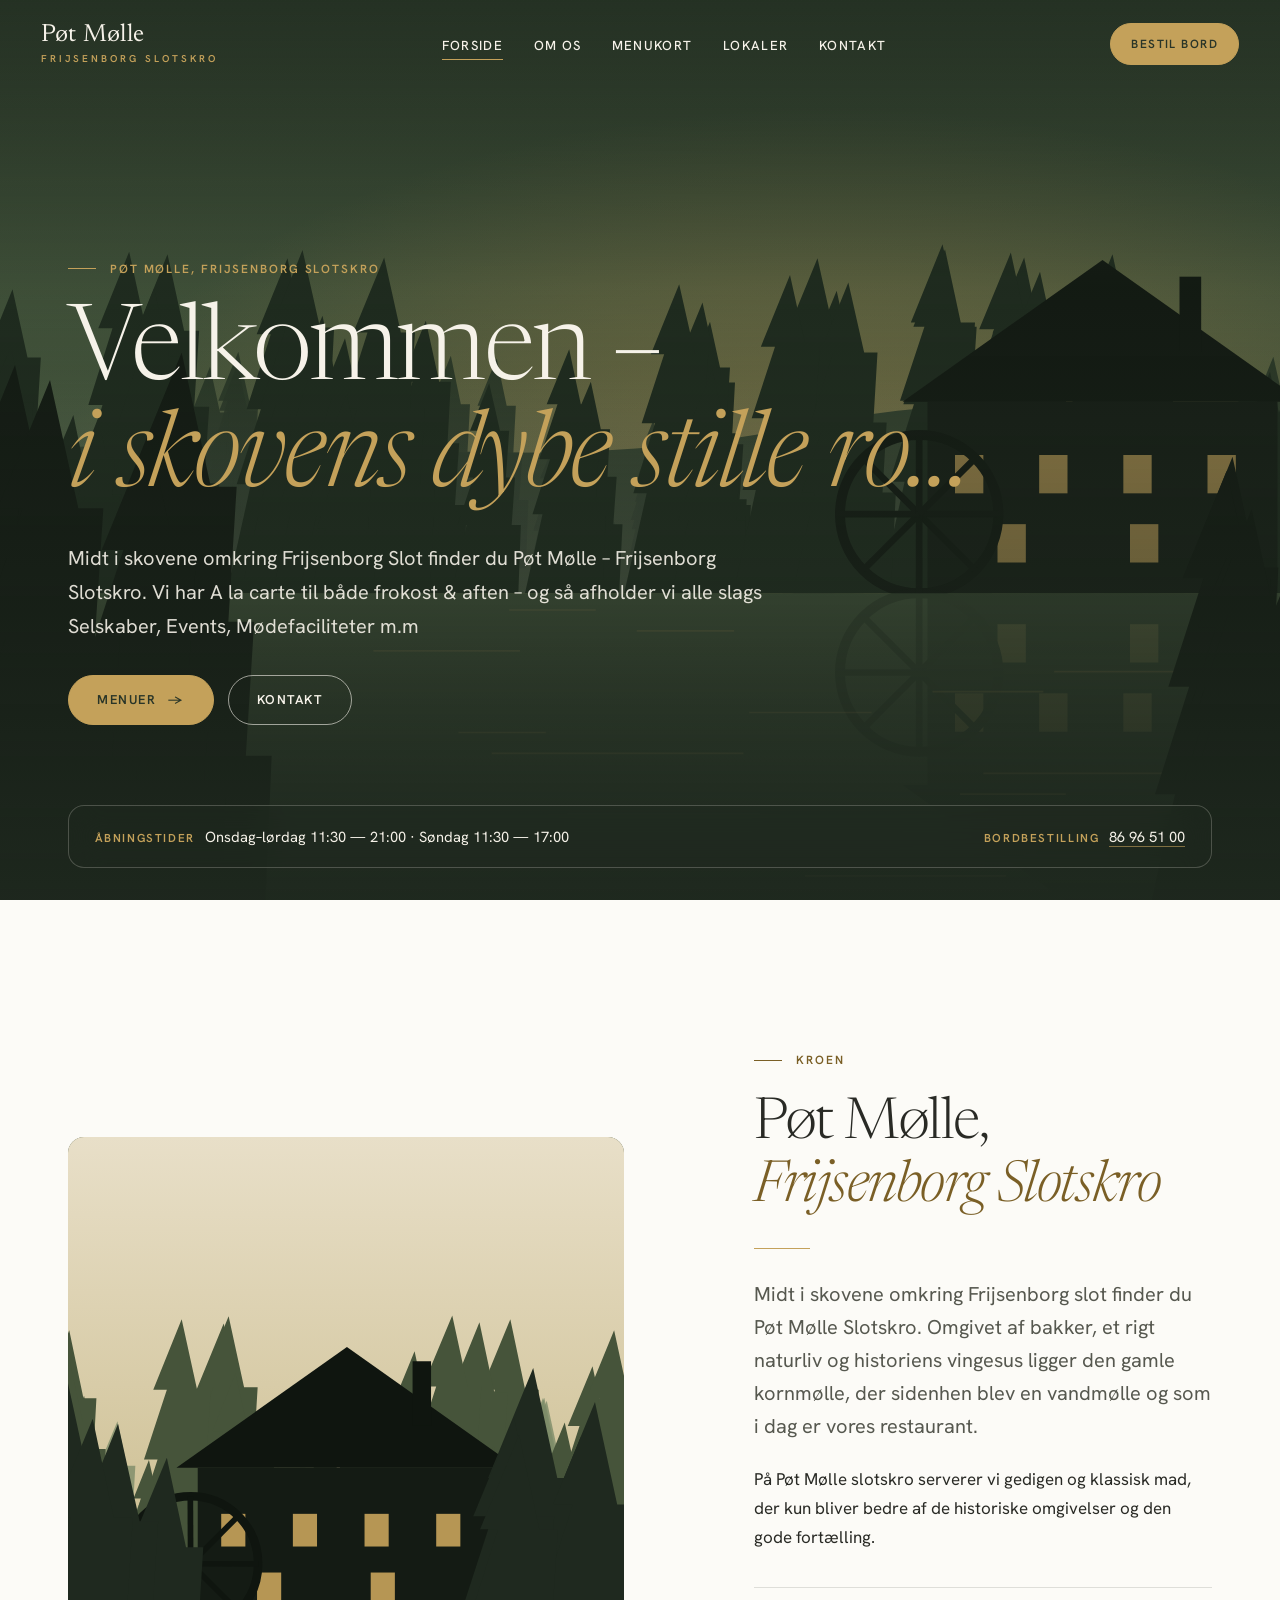
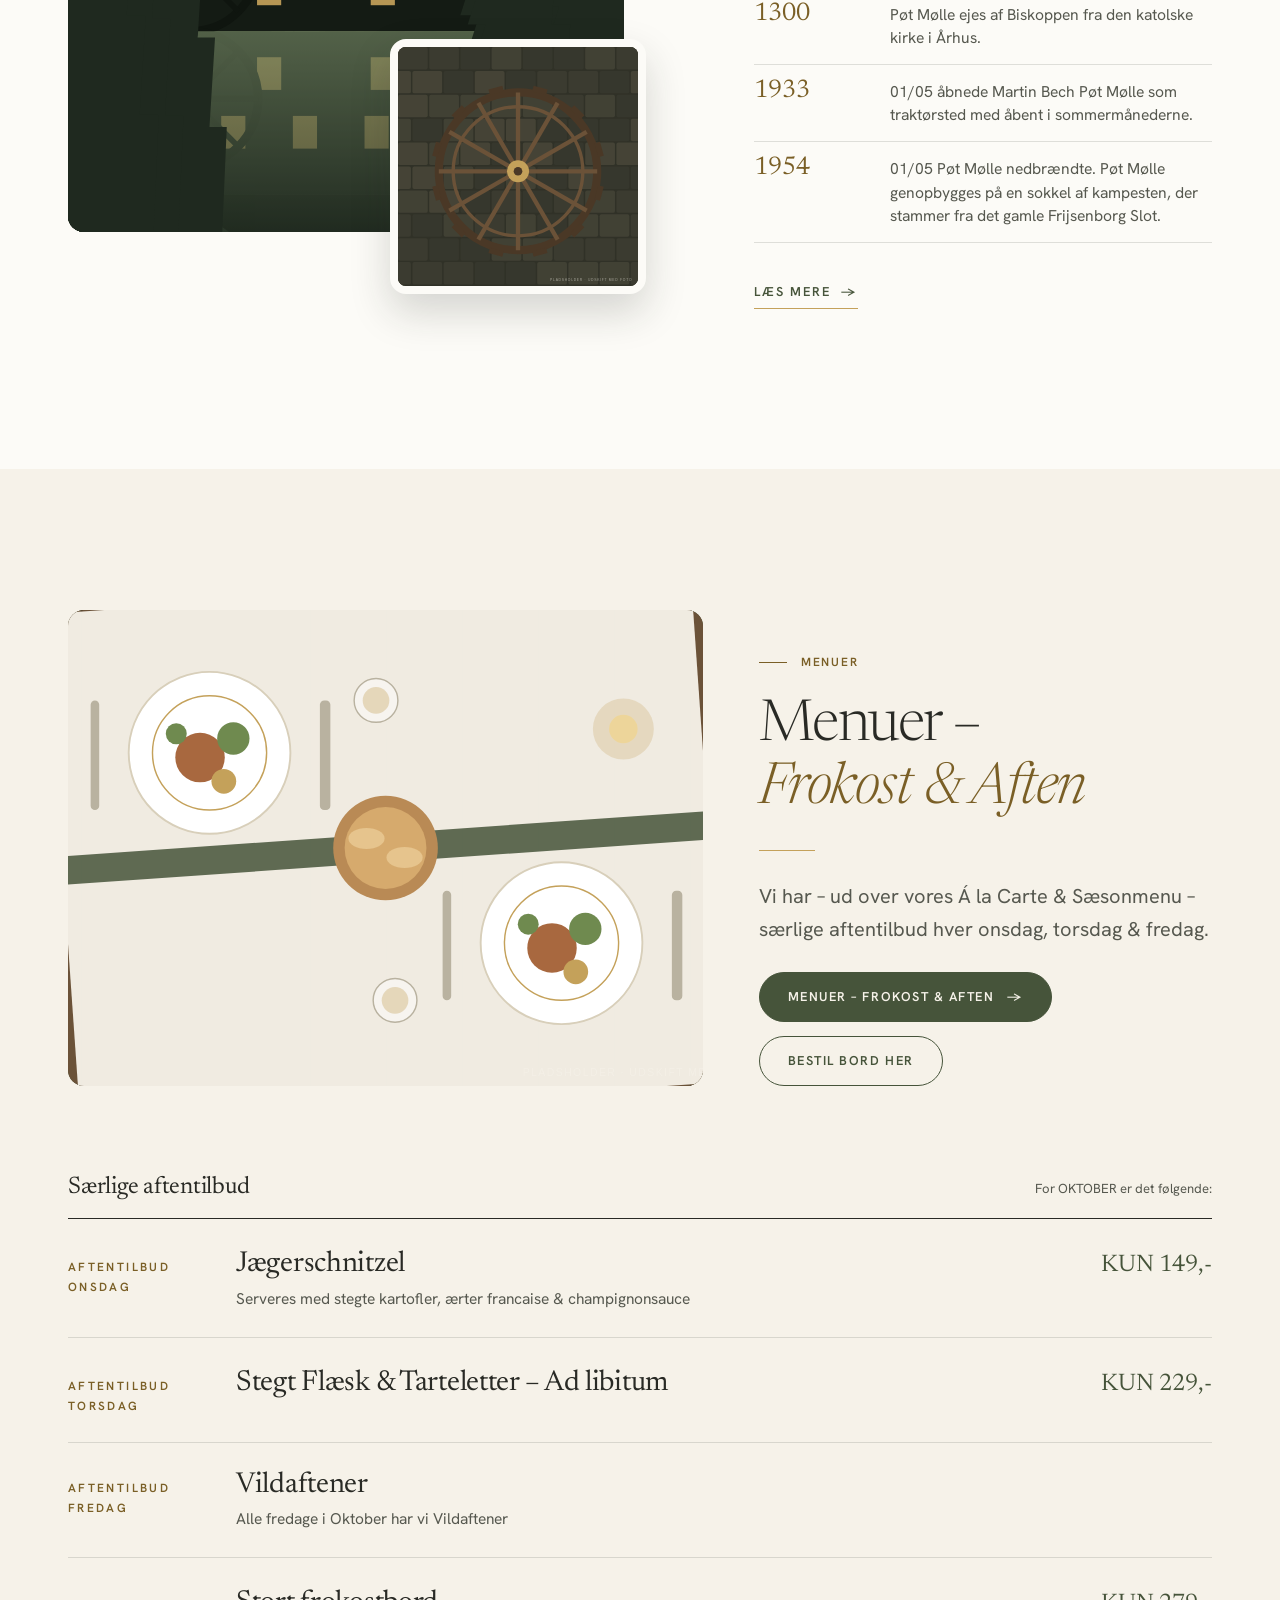
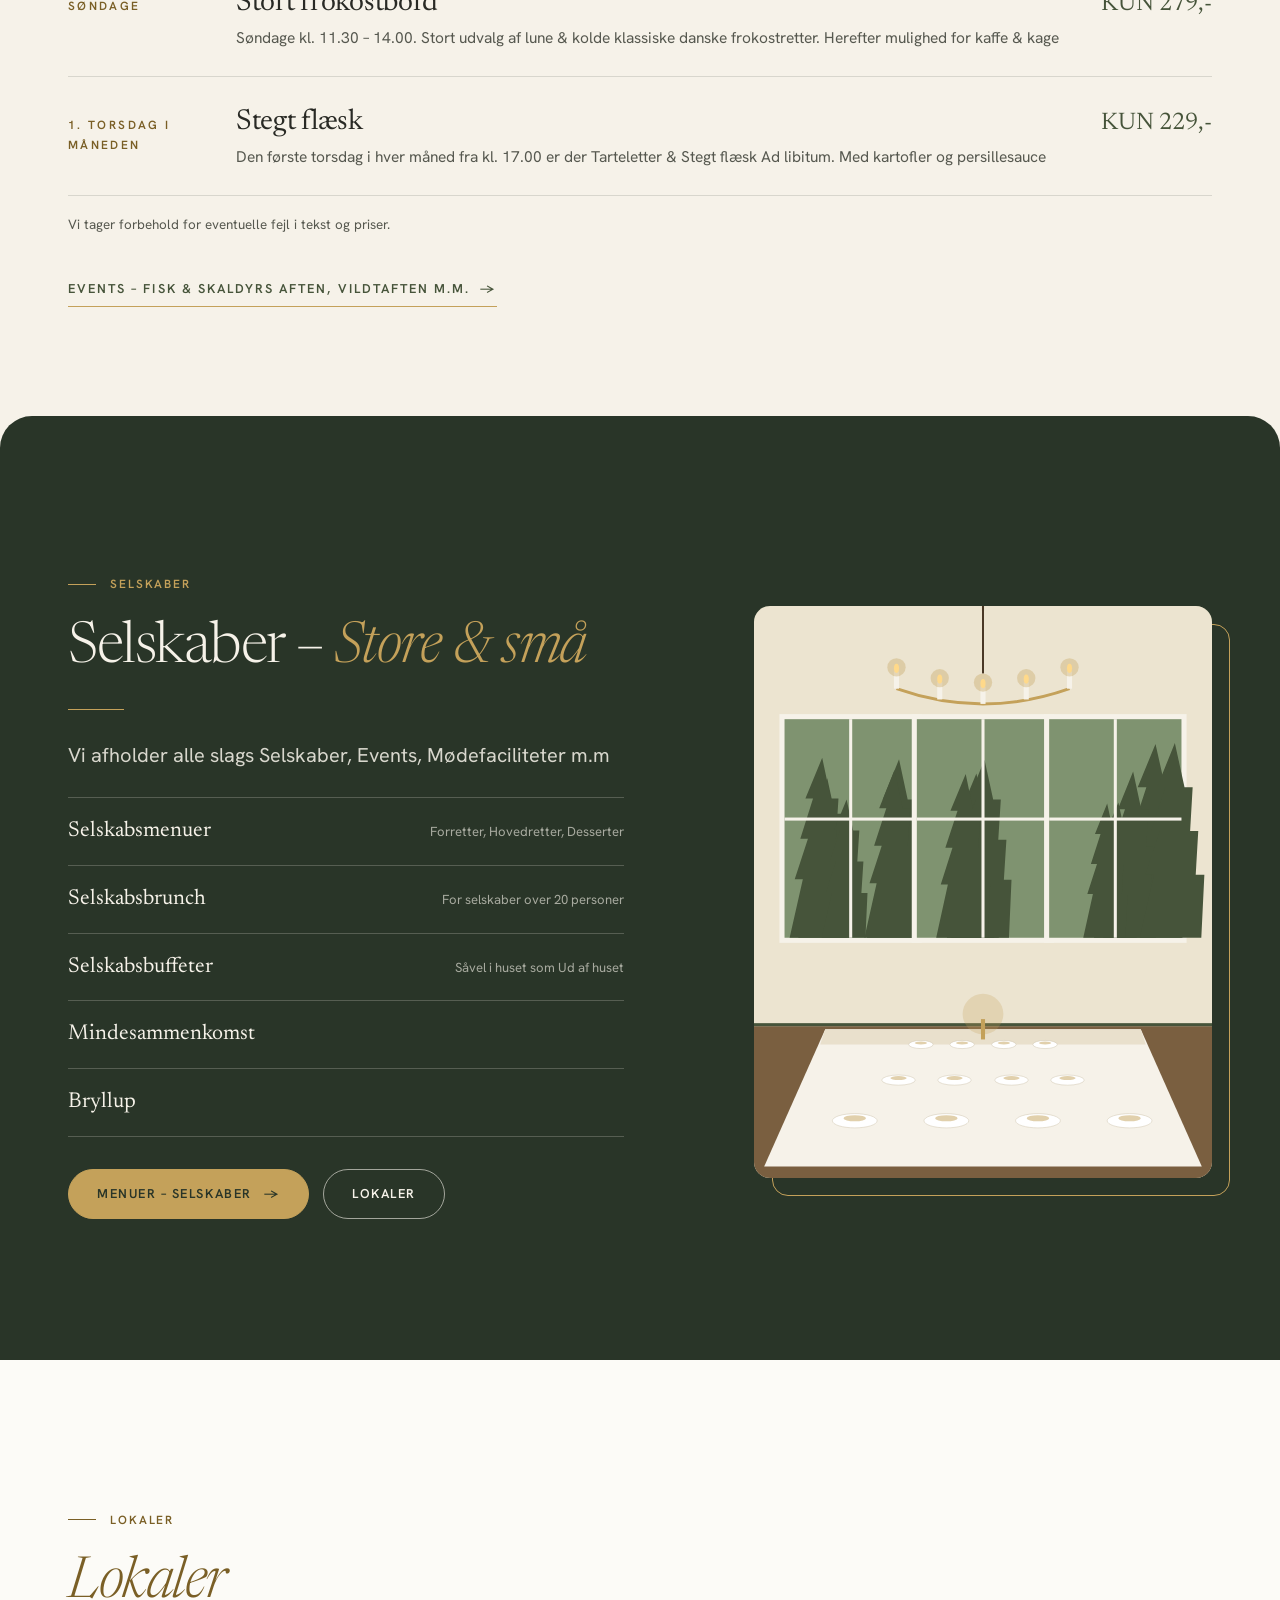
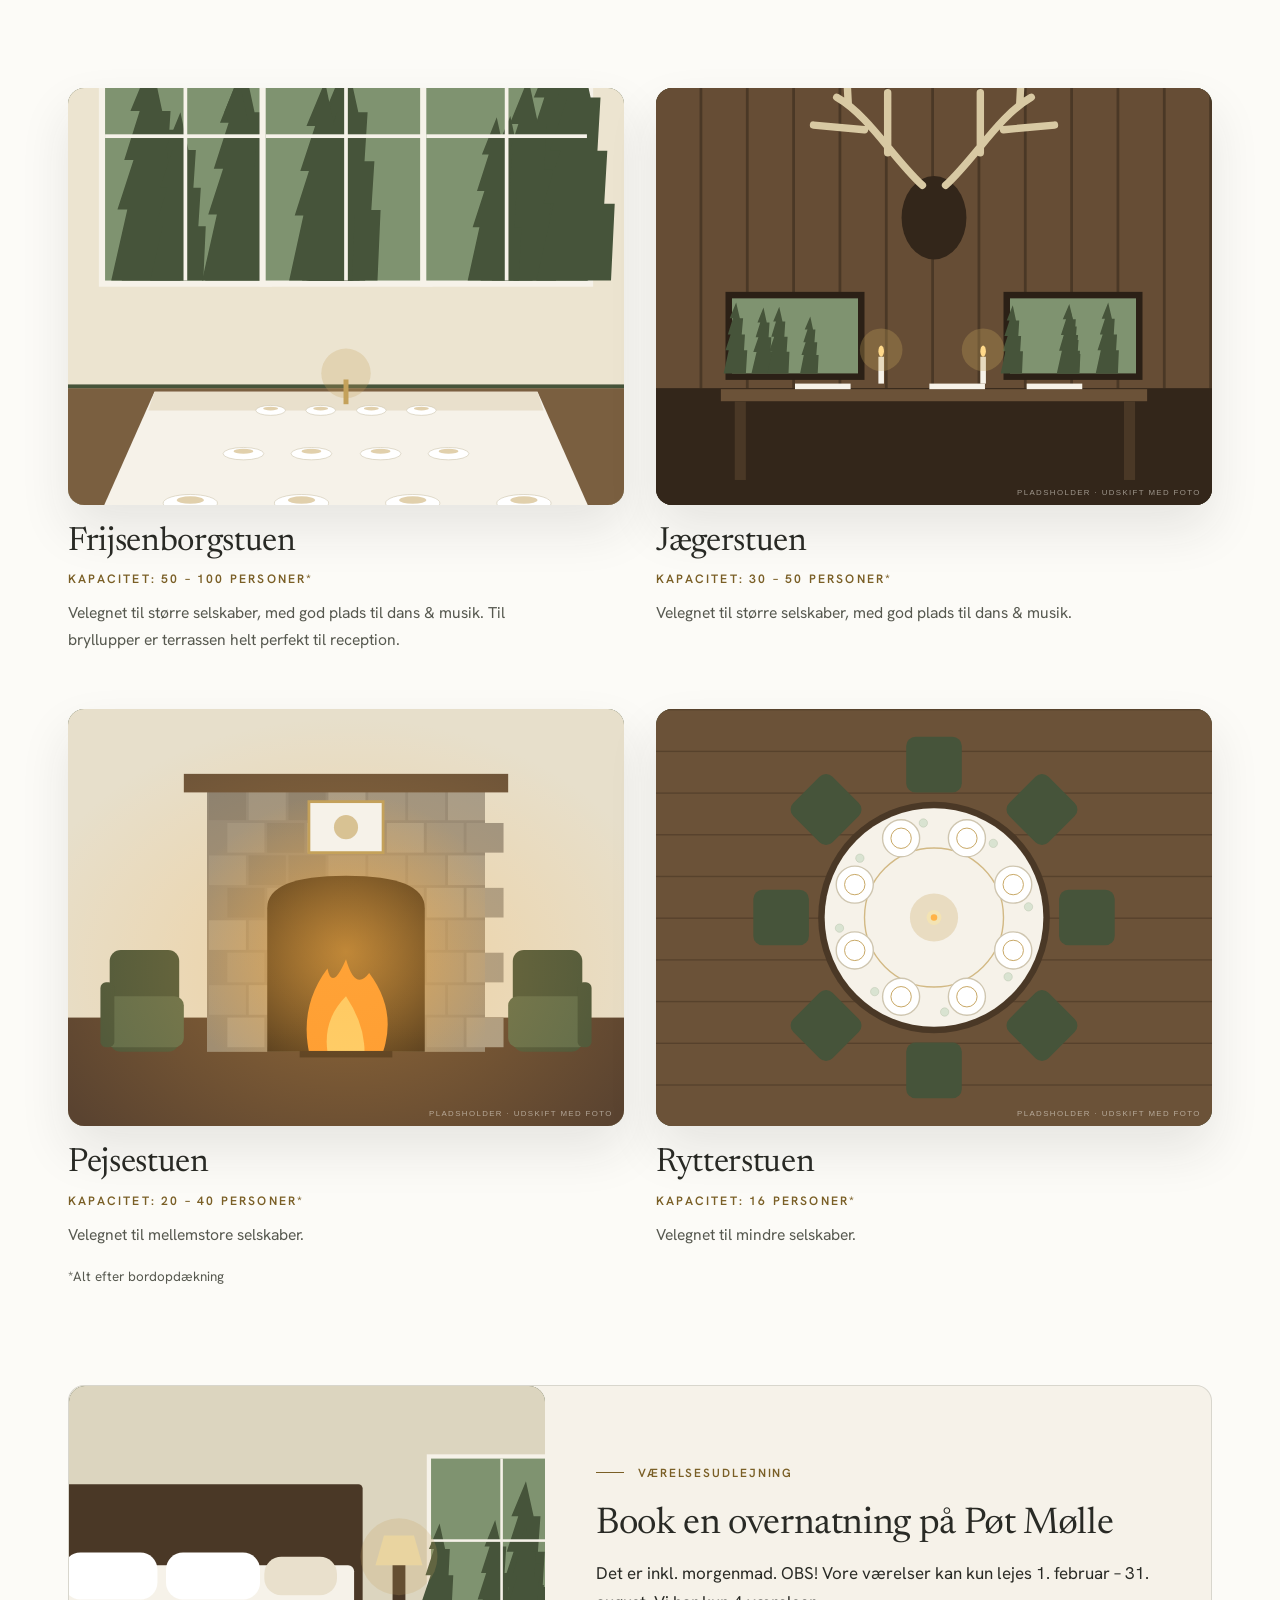
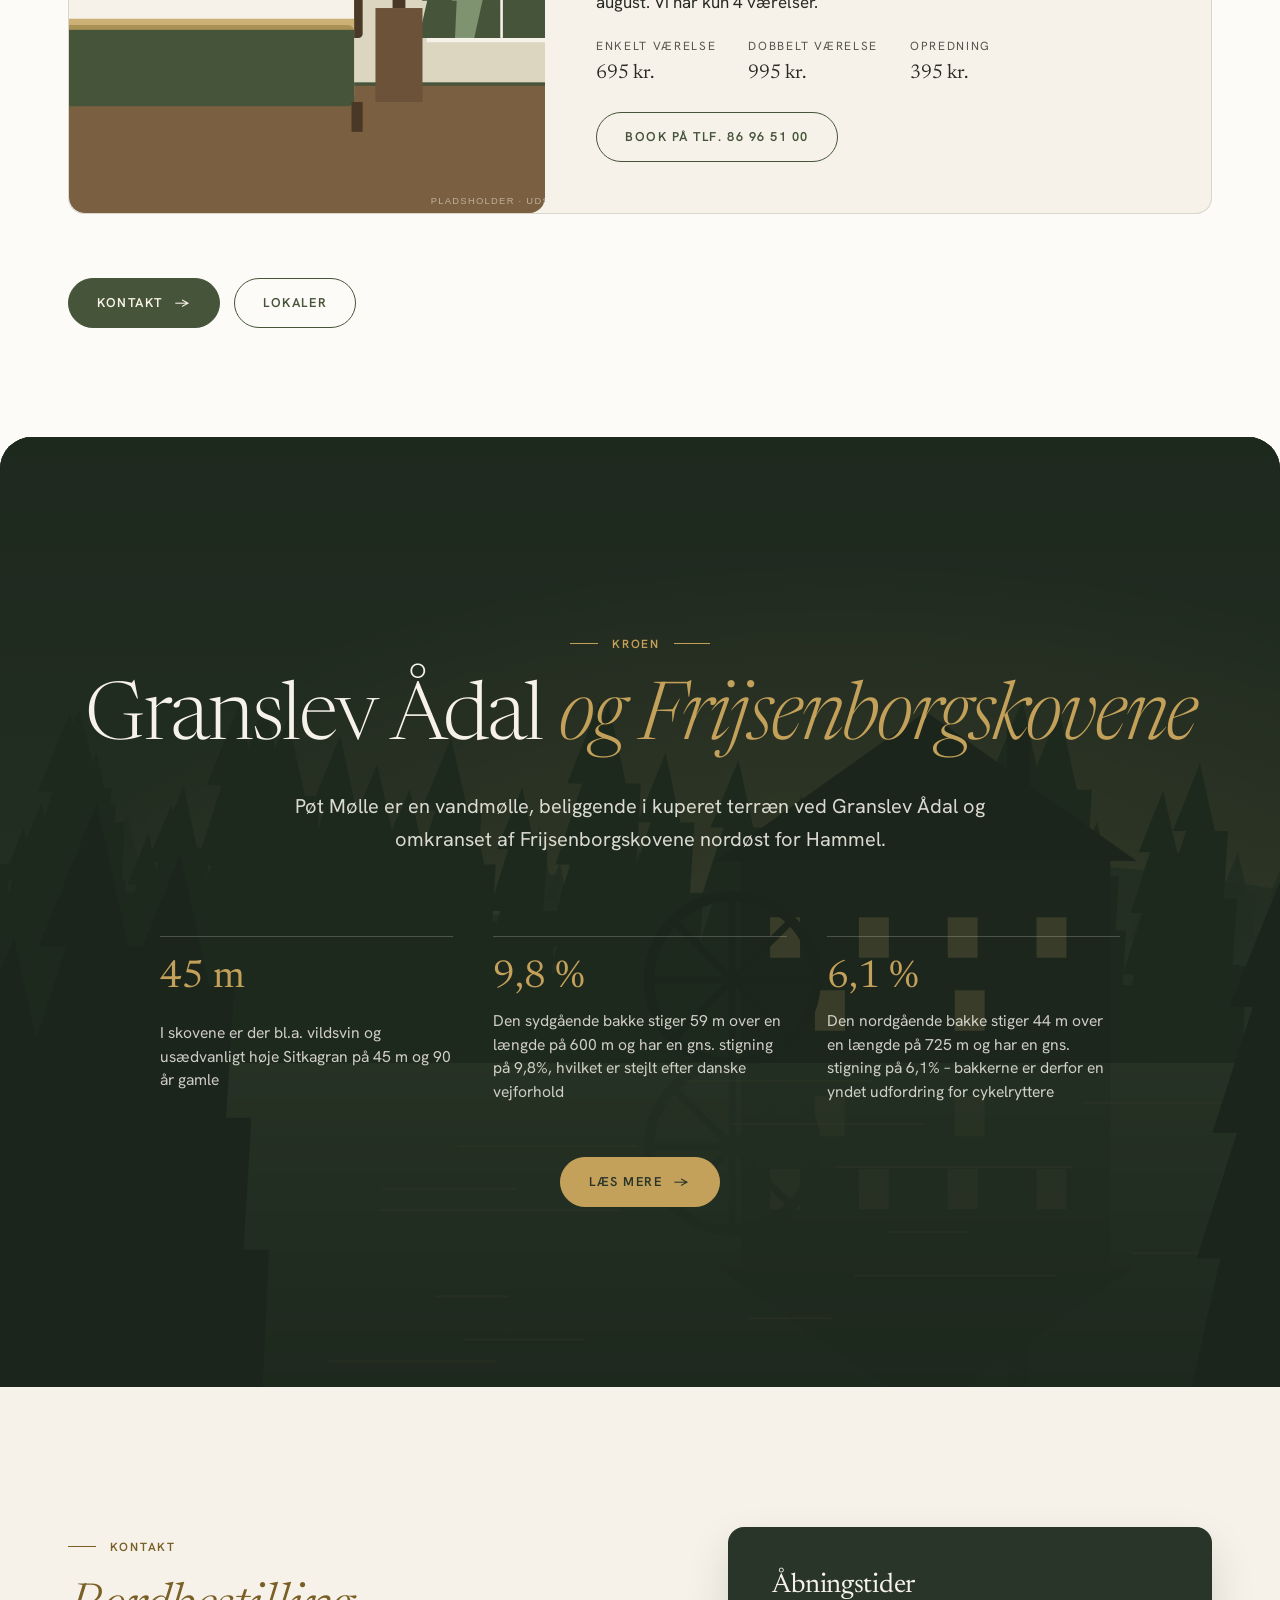
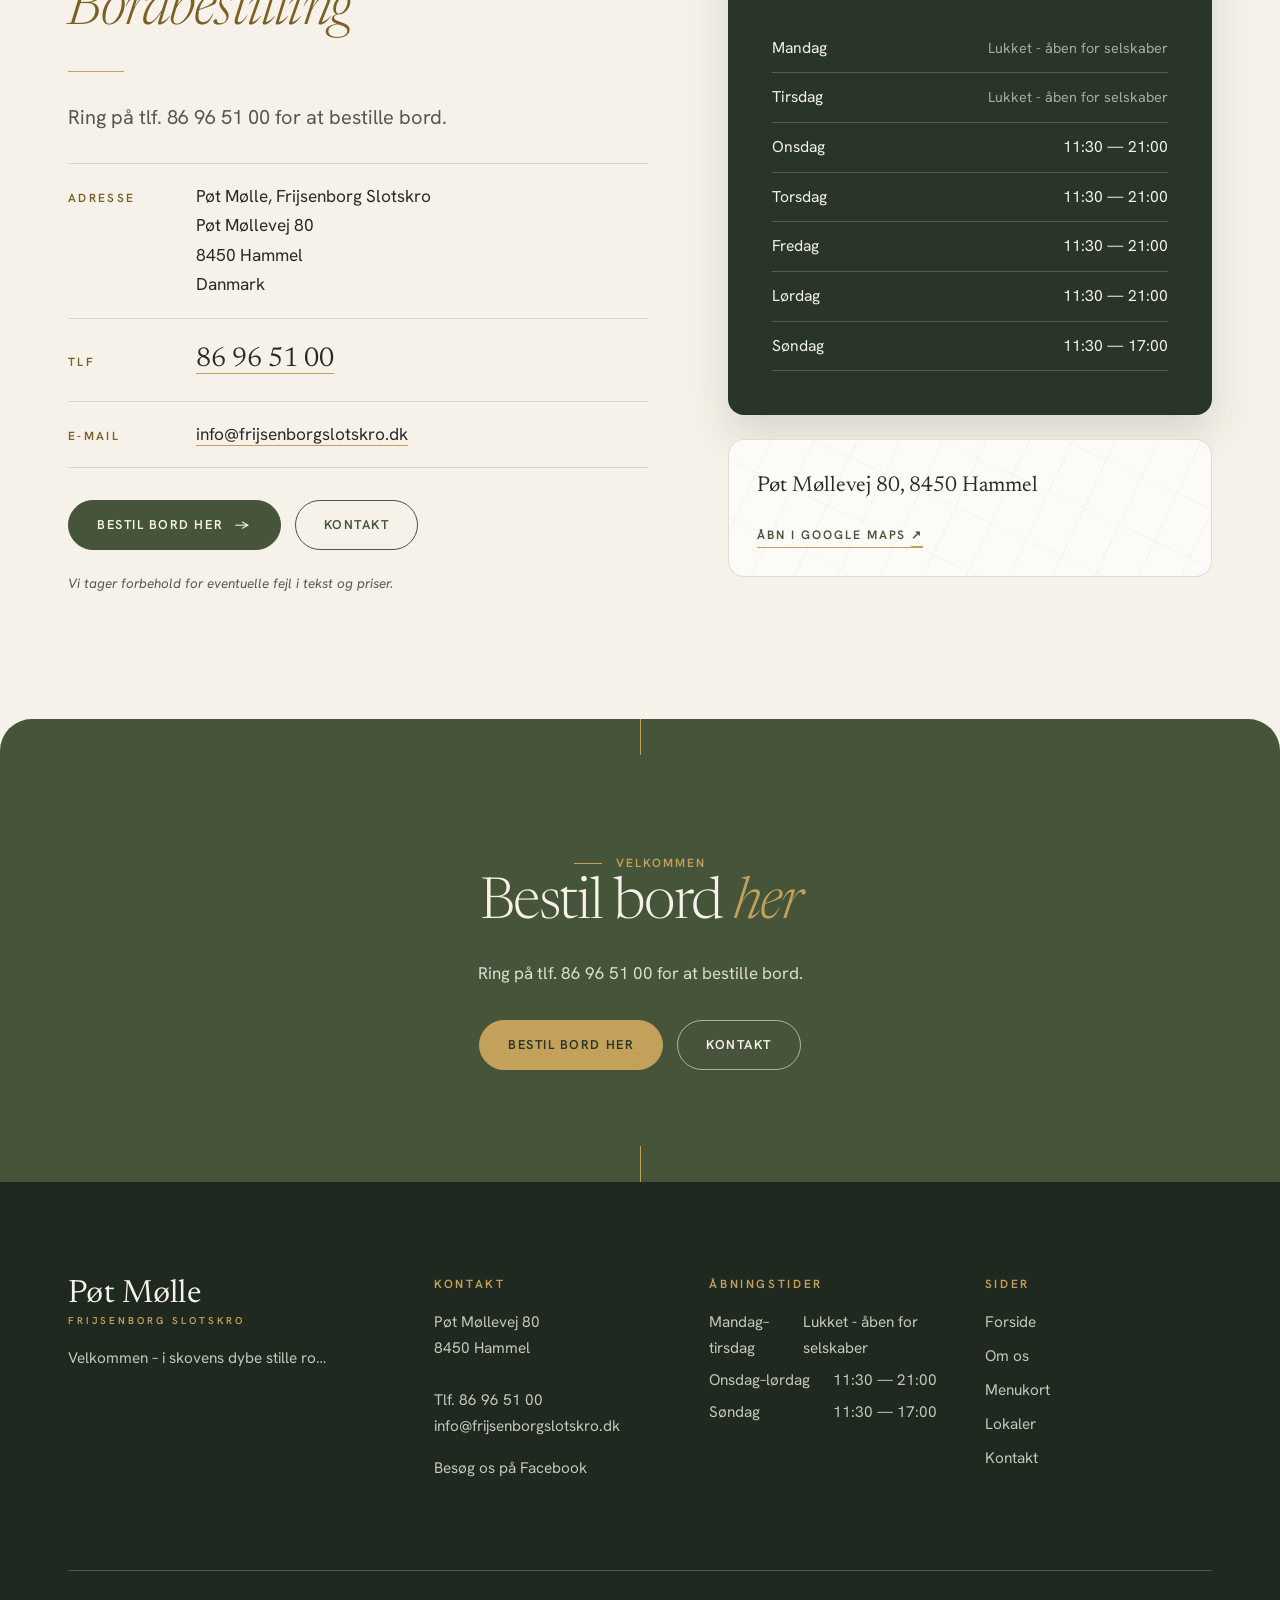
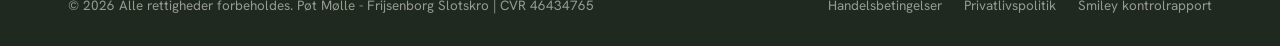
<file: index.html>
<!doctype html>
<html lang="da">
<head>
  <meta charset="utf-8">
  <meta name="viewport" content="width=device-width, initial-scale=1">
  <title>Velkommen til Pøt Mølle - Frijsenborg Slotskro</title>
  <meta name="description" content="Pøt Mølle - historisk kro ved Frijsenborg. Nyd god mad, hyggelige omgivelser og selskaber i naturskønne rammer.">
  <link rel="canonical" href="https://xn--ptmlle-byac.dk/">
  <meta name="theme-color" content="#293528">

  <!-- Open Graph -->
  <meta property="og:type" content="website">
  <meta property="og:locale" content="da_DK">
  <meta property="og:site_name" content="Pøt Mølle – Frijsenborg Slotskro">
  <meta property="og:title" content="Velkommen til Pøt Mølle - Frijsenborg Slotskro">
  <meta property="og:description" content="Pøt Mølle - historisk kro ved Frijsenborg. Nyd god mad, hyggelige omgivelser og selskaber i naturskønne rammer.">
  <meta property="og:url" content="https://xn--ptmlle-byac.dk/">
  <meta property="og:image" content="https://xn--ptmlle-byac.dk/wp-content/uploads/2020/12/test-aflang2-1024x369.jpg">
  <meta name="twitter:card" content="summary_large_image">

  <link rel="icon" href="https://xn--ptmlle-byac.dk/wp-content/uploads/2024/11/cropped-PoetMoellelogo-270x270.jpg">

  <script>document.documentElement.classList.add("js");</script>

  <link rel="preconnect" href="https://fonts.googleapis.com">
  <link rel="preconnect" href="https://fonts.gstatic.com" crossorigin>
  <link rel="stylesheet" href="https://fonts.googleapis.com/css2?family=Hanken+Grotesk:wght@400;500;600&family=Newsreader:ital,opsz,wght@0,6..72,300;0,6..72,400;1,6..72,300;1,6..72,400&display=swap">
  <link rel="stylesheet" href="css/styles.css">

  <!-- Struktureret data: kun verificerede oplysninger fra den eksisterende hjemmeside -->
  <script type="application/ld+json">
  {
    "@context": "https://schema.org",
    "@type": "Restaurant",
    "name": "Pøt Mølle – Frijsenborg Slotskro",
    "url": "https://xn--ptmlle-byac.dk/",
    "image": "https://xn--ptmlle-byac.dk/wp-content/uploads/2020/12/test-aflang2-1024x369.jpg",
    "telephone": "+4586965100",
    "email": "info@frijsenborgslotskro.dk",
    "address": {
      "@type": "PostalAddress",
      "streetAddress": "Pøt Møllevej 80",
      "postalCode": "8450",
      "addressLocality": "Hammel",
      "addressCountry": "DK"
    },
    "openingHoursSpecification": [
      { "@type": "OpeningHoursSpecification", "dayOfWeek": ["Wednesday", "Thursday", "Friday", "Saturday"], "opens": "11:30", "closes": "21:00" },
      { "@type": "OpeningHoursSpecification", "dayOfWeek": "Sunday", "opens": "11:30", "closes": "17:00" }
    ],
    "sameAs": ["https://www.facebook.com/poetmoelle/"]
  }
  </script>
</head>

<body>
  <a class="skip-link" href="#main">Spring til indhold</a>

  <!-- ===== Header ===== -->
  <header class="site-header" data-header>
    <div class="container site-header__inner">
      <a class="brand" href="index.html" aria-label="Pøt Mølle – Frijsenborg Slotskro, forside">
        <span class="brand__name">Pøt Mølle</span>
        <span class="brand__sub">Frijsenborg Slotskro</span>
      </a>

      <nav class="nav" aria-label="Hovedmenu">
        <ul class="nav__list">
          <li><a class="nav__link" href="index.html" aria-current="page">Forside</a></li>
          <li><a class="nav__link" href="om-os.html">Om os</a></li>
          <li><a class="nav__link" href="menukort.html">Menukort</a></li>
          <li><a class="nav__link" href="lokaler.html">Lokaler</a></li>
          <li><a class="nav__link" href="kontakt.html">Kontakt</a></li>
        </ul>
      </nav>

      <a class="btn btn--gold btn--small header-cta" href="https://book.easytablebooking.com/book/?id=60224&amp;lang=auto" rel="noopener">Bestil bord</a>

      <button class="menu-toggle" type="button" aria-expanded="false" aria-controls="mobile-nav" data-menu-toggle>
        <span data-menu-label>Menu</span>
        <span class="menu-toggle__bars" aria-hidden="true"><span></span><span></span></span>
      </button>
    </div>
  </header>

  <div class="mobile-nav" id="mobile-nav" role="dialog" aria-label="Menu">
    <nav aria-label="Mobilmenu">
      <ul class="mobile-nav__list">
        <li><a href="index.html" aria-current="page">Forside</a></li>
        <li><a href="om-os.html">Om os</a></li>
        <li><a href="menukort.html">Menukort</a></li>
        <li><a href="lokaler.html">Lokaler</a></li>
        <li><a href="kontakt.html">Kontakt</a></li>
      </ul>
    </nav>
    <div class="mobile-nav__foot">
      <a class="btn btn--gold" href="https://book.easytablebooking.com/book/?id=60224&amp;lang=auto" rel="noopener">Bestil bord</a>
      <a class="btn btn--ghost-light" href="tel:+4586965100">Tlf. 86 96 51 00</a>
      <p>Pøt Møllevej 80, 8450 Hammel</p>
    </div>
  </div>

  <main id="main">

    <!-- ===== 1. Hero ===== -->
    <section class="hero" aria-labelledby="hero-title">
      <div class="hero__media">
        <img src="images/hero.svg" data-original="https://xn--ptmlle-byac.dk/wp-content/uploads/2020/12/test-aflang2.jpg" alt="Pladsholder: Pøt Mølle – Frijsenborg Slotskro i Frijsenborgskovene" fetchpriority="high" decoding="async">
      </div>
      <div class="container hero__content">
        <p class="eyebrow">Pøt Mølle, Frijsenborg Slotskro</p>
        <h1 class="h1" id="hero-title">Velkommen – <em>i skovens dybe stille ro…</em></h1>
        <p class="hero__intro">Midt i skovene omkring Frijsenborg Slot finder du Pøt Mølle – Frijsenborg Slotskro. Vi har A la carte til både frokost &amp; aften – og så afholder vi alle slags Selskaber, Events, Mødefaciliteter m.m</p>
        <div class="btn-row">
          <a class="btn btn--gold" href="menukort.html">Menuer <span class="arrow" aria-hidden="true">→</span></a>
          <a class="btn btn--ghost-light" href="kontakt.html">Kontakt</a>
        </div>
      </div>
      <div class="hero__meta">
        <div class="container hero__meta-inner">
          <span><strong>Åbningstider</strong>Onsdag–lørdag 11:30 — 21:00 · Søndag 11:30 — 17:00</span>
          <span><strong>Bordbestilling</strong><a href="tel:+4586965100">86 96 51 00</a></span>
        </div>
      </div>
    </section>

    <!-- ===== 2. Introduktion til kroen ===== -->
    <section class="section section--paper" aria-labelledby="intro-title">
      <div class="container editorial">
        <div class="intro__media reveal">
          <div class="frame">
            <img src="images/moellen.svg" data-original="https://xn--ptmlle-byac.dk/wp-content/uploads/2020/12/IMG_0396.jpg" alt="Pladsholder: Pøt Mølle – den gamle møllebygning" loading="lazy" decoding="async">
          </div>
          <div class="frame frame--small">
            <img src="images/moellehjul.svg" data-original="https://xn--ptmlle-byac.dk/wp-content/uploads/2020/12/IMG_0394.jpg" alt="Pladsholder: Detalje fra Pøt Mølle" loading="lazy" decoding="async">
          </div>
        </div>
        <div class="intro__text reveal reveal--delay-1">
          <p class="eyebrow">Kroen</p>
          <h2 class="h2" id="intro-title">Pøt Mølle, <em>Frijsenborg Slotskro</em></h2>
          <hr class="divider">
          <p class="lead">Midt i skovene omkring Frijsenborg slot finder du Pøt Mølle Slotskro. Omgivet af bakker, et rigt naturliv og historiens vingesus ligger den gamle kornmølle, der sidenhen blev en vandmølle og som i dag er vores restaurant.</p>
          <p>På Pøt Mølle slotskro serverer vi gedigen og klassisk mad, der kun bliver bedre af de historiske omgivelser og den gode fortælling.</p>
          <ul class="timeline">
            <li><span class="timeline__year">1300</span><span class="timeline__text">Pøt Mølle ejes af Biskoppen fra den katolske kirke i Århus.</span></li>
            <li><span class="timeline__year">1933</span><span class="timeline__text">01/05 åbnede Martin Bech Pøt Mølle som traktørsted med åbent i sommermånederne.</span></li>
            <li><span class="timeline__year">1954</span><span class="timeline__text">01/05 Pøt Mølle nedbrændte. Pøt Mølle genopbygges på en sokkel af kampesten, der stammer fra det gamle Frijsenborg Slot.</span></li>
          </ul>
          <p style="margin-top:2rem"><a class="text-link" href="om-os.html">Læs mere <span aria-hidden="true">→</span></a></p>
        </div>
      </div>
    </section>

    <!-- ===== 3. Spiseoplevelsen ===== -->
    <section class="section section--ivory" aria-labelledby="dining-title">
      <div class="container">
        <div class="dining__head">
          <div class="frame dining__image reveal">
            <img src="images/frokostbord.svg" data-original="https://xn--ptmlle-byac.dk/wp-content/uploads/2024/08/frokost-1024x461.jpg" alt="Pladsholder: Frokost på Pøt Mølle" loading="lazy" decoding="async">
          </div>
          <div class="reveal reveal--delay-1">
            <p class="eyebrow">Menuer</p>
            <h2 class="h2" id="dining-title">Menuer – <em>Frokost &amp; Aften</em></h2>
            <hr class="divider">
            <p class="lead">Vi har – ud over vores Á la Carte &amp; Sæsonmenu – særlige aftentilbud hver onsdag, torsdag &amp; fredag.</p>
            <div class="btn-row" style="margin-top:1.6rem">
              <a class="btn" href="menukort.html">Menuer – Frokost &amp; Aften <span class="arrow" aria-hidden="true">→</span></a>
              <a class="btn btn--ghost" href="https://book.easytablebooking.com/book/?id=60224&amp;lang=auto" rel="noopener">Bestil bord her</a>
            </div>
          </div>
        </div>

        <div class="reveal">
          <div class="offers__label">
            <h3>Særlige aftentilbud</h3>
            <span>For OKTOBER er det følgende:</span>
          </div>
          <ul class="offers">
            <li class="offer">
              <span class="offer__day">Aftentilbud Onsdag</span>
              <div>
                <h4 class="offer__title">Jægerschnitzel</h4>
                <p class="offer__desc">Serveres med stegte kartofler, ærter francaise &amp; champignonsauce</p>
              </div>
              <span class="offer__price">KUN 149,-</span>
            </li>
            <li class="offer">
              <span class="offer__day">Aftentilbud Torsdag</span>
              <div>
                <h4 class="offer__title">Stegt Flæsk &amp; Tarteletter – Ad libitum</h4>
              </div>
              <span class="offer__price">KUN 229,-</span>
            </li>
            <li class="offer">
              <span class="offer__day">Aftentilbud Fredag</span>
              <div>
                <h4 class="offer__title">Vildaftener</h4>
                <p class="offer__desc">Alle fredage i Oktober har vi Vildaftener</p>
              </div>
              <span class="offer__price" aria-hidden="true"></span>
            </li>
            <li class="offer">
              <span class="offer__day">Søndage</span>
              <div>
                <h4 class="offer__title">Stort frokostbord</h4>
                <p class="offer__desc">Søndage kl. 11.30 – 14.00. Stort udvalg af lune &amp; kolde klassiske danske frokostretter. Herefter mulighed for kaffe &amp; kage</p>
              </div>
              <span class="offer__price">KUN 279,-</span>
            </li>
            <li class="offer">
              <span class="offer__day">1. torsdag i måneden</span>
              <div>
                <h4 class="offer__title">Stegt flæsk</h4>
                <p class="offer__desc">Den første torsdag i hver måned fra kl. 17.00 er der Tarteletter &amp; Stegt flæsk Ad libitum. Med kartofler og persillesauce</p>
              </div>
              <span class="offer__price">KUN 229,-</span>
            </li>
          </ul>
          <p class="fineprint">Vi tager forbehold for eventuelle fejl i tekst og priser.</p>
          <div class="dining__cta">
            <a class="text-link" href="https://book.easytable.com/book/?id=60224&amp;lang=auto" rel="noopener">Events – Fisk &amp; skaldyrs aften, Vildtaften m.m. <span aria-hidden="true">→</span></a>
          </div>
        </div>
      </div>
    </section>

    <!-- ===== 4. Selskaber ===== -->
    <section class="section section--forest" aria-labelledby="events-title">
      <div class="container events">
        <div class="events__text reveal">
          <p class="eyebrow">Selskaber</p>
          <h2 class="h2" id="events-title">Selskaber – <em>Store &amp; små</em></h2>
          <hr class="divider">
          <p class="lead">Vi afholder alle slags Selskaber, Events, Mødefaciliteter m.m</p>
          <ul class="checklist">
            <li>Selskabsmenuer <small>Forretter, Hovedretter, Desserter</small></li>
            <li>Selskabsbrunch <small>For selskaber over 20 personer</small></li>
            <li>Selskabsbuffeter <small>Såvel i huset som Ud af huset</small></li>
            <li>Mindesammenkomst</li>
            <li>Bryllup</li>
          </ul>
          <div class="btn-row">
            <a class="btn btn--gold" href="menukort.html#selskaber">Menuer – Selskaber <span class="arrow" aria-hidden="true">→</span></a>
            <a class="btn btn--ghost-light" href="lokaler.html">Lokaler</a>
          </div>
        </div>
        <div class="events__media reveal reveal--delay-1">
          <div class="frame">
            <img src="images/frijsenborgstuen.svg" data-original="https://xn--ptmlle-byac.dk/wp-content/uploads/2021/04/frijsenborg-stuen.jpeg" alt="Pladsholder: Frijsenborgstuen på Pøt Mølle" loading="lazy" decoding="async" width="1125" height="1481">
          </div>
        </div>
      </div>
    </section>

    <!-- ===== 5. Lokaler ===== -->
    <section class="section section--paper" aria-labelledby="venues-title">
      <div class="container">
        <div class="venues__head reveal">
          <div>
            <p class="eyebrow">Lokaler</p>
            <h2 class="h2" id="venues-title"><em>Lokaler</em></h2>
          </div>
        </div>

        <div class="venues__grid">
          <article class="venue reveal">
            <div class="frame"><img src="images/frijsenborgstuen.svg" data-original="https://xn--ptmlle-byac.dk/wp-content/uploads/2021/04/image5.jpeg" alt="Pladsholder: Frijsenborgstuen" loading="lazy" decoding="async"></div>
            <h3>Frijsenborgstuen</h3>
            <span class="venue__cap">Kapacitet: 50 – 100 personer*</span>
            <p>Velegnet til større selskaber, med god plads til dans &amp; musik. Til bryllupper er terrassen helt perfekt til reception.</p>
          </article>

          <article class="venue reveal reveal--delay-1">
            <div class="frame"><img src="images/jaegerstuen.svg" data-original="https://xn--ptmlle-byac.dk/wp-content/uploads/2023/03/jaegerstuen-2.jpg" alt="Pladsholder: Jægerstuen" loading="lazy" decoding="async"></div>
            <h3>Jægerstuen</h3>
            <span class="venue__cap">Kapacitet: 30 – 50 personer*</span>
            <p>Velegnet til større selskaber, med god plads til dans &amp; musik.</p>
          </article>

          <article class="venue reveal">
            <div class="frame"><img src="images/pejsestuen.svg" data-original="https://xn--ptmlle-byac.dk/wp-content/uploads/2026/04/att.1csfNM6HM5VuQGRQw1aHBXMLR1zZbxnaf9z13cTZhbA-1024x768.jpg" alt="Pladsholder: Pejsestuen" loading="lazy" decoding="async"></div>
            <h3>Pejsestuen</h3>
            <span class="venue__cap">Kapacitet: 20 – 40 personer*</span>
            <p>Velegnet til mellemstore selskaber.</p>
          </article>

          <article class="venue reveal reveal--delay-1">
            <div class="frame"><img src="images/rytterstuen.svg" data-original="https://xn--ptmlle-byac.dk/wp-content/uploads/2025/10/IMG_4657.jpg" alt="Pladsholder: Rytterstuen" loading="lazy" decoding="async" width="1179" height="855"></div>
            <h3>Rytterstuen</h3>
            <span class="venue__cap">Kapacitet: 16 personer*</span>
            <p>Velegnet til mindre selskaber.</p>
          </article>
        </div>
        <p class="fineprint">*Alt efter bordopdækning</p>

        <div class="stay reveal">
          <div class="frame stay__media">
            <img src="images/vaerelse.svg" data-original="https://xn--ptmlle-byac.dk/wp-content/uploads/2021/02/vaerelse-poet-moelle.jpg" alt="Pladsholder: Værelse på Pøt Mølle" loading="lazy" decoding="async">
          </div>
          <div class="stay__text">
            <p class="eyebrow" style="margin-top:1.6rem">Værelsesudlejning</p>
            <h3>Book en overnatning på Pøt Mølle</h3>
            <p style="margin-top:.8rem">Det er inkl. morgenmad. OBS! Vore værelser kan kun lejes 1. februar – 31. august. Vi har kun 4 værelser.</p>
            <div class="stay__prices">
              <span><small>Enkelt værelse</small>695 kr.</span>
              <span><small>Dobbelt værelse</small>995 kr.</span>
              <span><small>Opredning</small>395 kr.</span>
            </div>
            <a class="btn btn--ghost" href="tel:+4586965100">BOOK på tlf. 86 96 51 00</a>
          </div>
        </div>

        <div class="venues__cta">
          <a class="btn" href="kontakt.html">Kontakt <span class="arrow" aria-hidden="true">→</span></a>
          <a class="btn btn--ghost" href="lokaler.html">Lokaler</a>
        </div>
      </div>
    </section>

    <!-- ===== 6. Atmosfærisk sektion ===== -->
    <section class="atmosphere" aria-labelledby="atmos-title">
      <div class="atmosphere__bg" aria-hidden="true">
        <img src="images/skov.svg" data-original="https://xn--ptmlle-byac.dk/wp-content/uploads/2020/12/kroen.jpg" alt="" loading="lazy" decoding="async">
      </div>
      <div class="container reveal">
        <p class="eyebrow">Kroen</p>
        <h2 class="h2" id="atmos-title">Granslev Ådal <em>og Frijsenborgskovene</em></h2>
        <p class="lead">Pøt Mølle er en vandmølle, beliggende i kuperet terræn ved Granslev Ådal og omkranset af Frijsenborgskovene nordøst for Hammel.</p>
        <div class="facts">
          <div class="fact"><span class="fact__num">45 m</span><span class="fact__text">I skovene er der bl.a. vildsvin og usædvanligt høje Sitkagran på 45 m og 90 år gamle</span></div>
          <div class="fact"><span class="fact__num">9,8 %</span><span class="fact__text">Den sydgående bakke stiger 59 m over en længde på 600 m og har en gns. stigning på 9,8%, hvilket er stejlt efter danske vejforhold</span></div>
          <div class="fact"><span class="fact__num">6,1 %</span><span class="fact__text">Den nordgående bakke stiger 44 m over en længde på 725 m og har en gns. stigning på 6,1% – bakkerne er derfor en yndet udfordring for cykelryttere</span></div>
        </div>
        <div class="btn-row">
          <a class="btn btn--gold" href="om-os.html">Læs mere <span class="arrow" aria-hidden="true">→</span></a>
        </div>
      </div>
    </section>

    <!-- ===== 7. Kontakt og praktisk information ===== -->
    <section class="section section--ivory" aria-labelledby="contact-title">
      <div class="container contact">
        <div class="reveal">
          <p class="eyebrow">Kontakt</p>
          <h2 class="h2" id="contact-title"><em>Bordbestilling</em></h2>
          <hr class="divider">
          <p class="lead">Ring på tlf. 86 96 51 00 for at bestille bord.</p>
          <dl class="contact__list">
            <div class="contact__item"><dt>Adresse</dt><dd><address>Pøt Mølle, Frijsenborg Slotskro<br>Pøt Møllevej 80<br>8450 Hammel<br>Danmark</address></dd></div>
            <div class="contact__item"><dt>Tlf</dt><dd><a class="contact__phone" href="tel:+4586965100">86 96 51 00</a></dd></div>
            <div class="contact__item"><dt>E-mail</dt><dd><a href="mailto:info@frijsenborgslotskro.dk">info@frijsenborgslotskro.dk</a></dd></div>
          </dl>
          <div class="btn-row">
            <a class="btn" href="https://book.easytablebooking.com/book/?id=60224&amp;lang=auto" rel="noopener">Bestil bord her <span class="arrow" aria-hidden="true">→</span></a>
            <a class="btn btn--ghost" href="kontakt.html">Kontakt</a>
          </div>
          <p class="fineprint" style="margin-top:1.4rem"><em>Vi tager forbehold for eventuelle fejl i tekst og priser.</em></p>
        </div>

        <div class="reveal reveal--delay-1">
          <div class="hours-card">
            <h3>Åbningstider</h3>
            <table class="hours">
              <caption class="visually-hidden">Åbningstider</caption>
              <tbody>
                <tr class="is-closed"><th scope="row">Mandag</th><td>Lukket - åben for selskaber</td></tr>
                <tr class="is-closed"><th scope="row">Tirsdag</th><td>Lukket - åben for selskaber</td></tr>
                <tr><th scope="row">Onsdag</th><td>11:30 — 21:00</td></tr>
                <tr><th scope="row">Torsdag</th><td>11:30 — 21:00</td></tr>
                <tr><th scope="row">Fredag</th><td>11:30 — 21:00</td></tr>
                <tr><th scope="row">Lørdag</th><td>11:30 — 21:00</td></tr>
                <tr><th scope="row">Søndag</th><td>11:30 — 17:00</td></tr>
              </tbody>
            </table>
          </div>
          <a class="map-card" href="https://www.google.com/maps/search/?api=1&amp;query=P%C3%B8t+M%C3%B8llevej+80+8450+Hammel" rel="noopener" target="_blank">
            <strong>Pøt Møllevej 80, 8450 Hammel</strong>
            <span>Åbn i Google Maps <span aria-hidden="true">↗</span><span class="visually-hidden"> (åbner i nyt vindue)</span></span>
          </a>
        </div>
      </div>
    </section>

    <!-- ===== Afsluttende CTA ===== -->
    <section class="cta-band" aria-labelledby="cta-title">
      <div class="container reveal">
        <p class="eyebrow">Velkommen</p>
        <h2 class="h2" id="cta-title">Bestil bord <em>her</em></h2>
        <p>Ring på tlf. 86 96 51 00 for at bestille bord.</p>
        <div class="btn-row">
          <a class="btn btn--gold" href="https://book.easytablebooking.com/book/?id=60224&amp;lang=auto" rel="noopener">Bestil bord her</a>
          <a class="btn btn--ghost-light" href="kontakt.html">Kontakt</a>
        </div>
      </div>
    </section>
  </main>

  <!-- ===== Footer ===== -->
  <footer class="site-footer">
    <div class="container">
      <div class="footer__grid">
        <div class="footer__brand">
          <a class="brand" href="index.html" aria-label="Pøt Mølle – forside">
            <span class="brand__name">Pøt Mølle</span>
            <span class="brand__sub">Frijsenborg Slotskro</span>
          </a>
          <p>Velkommen – i skovens dybe stille ro…</p>
        </div>

        <div>
          <h3>Kontakt</h3>
          <address>
            Pøt Møllevej 80<br>8450 Hammel<br><br>
            <a href="tel:+4586965100">Tlf. 86 96 51 00</a><br>
            <a href="mailto:info@frijsenborgslotskro.dk">info@frijsenborgslotskro.dk</a>
          </address>
          <p style="margin-top:1rem"><a href="https://www.facebook.com/poetmoelle/" rel="noopener" target="_blank">Besøg os på Facebook<span class="visually-hidden"> (åbner i nyt vindue)</span></a></p>
        </div>

        <div>
          <h3>Åbningstider</h3>
          <div class="footer__hours">
            <div><span>Mandag–tirsdag</span><span>Lukket - åben for selskaber</span></div>
            <div><span>Onsdag–lørdag</span><span>11:30 — 21:00</span></div>
            <div><span>Søndag</span><span>11:30 — 17:00</span></div>
          </div>
        </div>

        <div>
          <h3>Sider</h3>
          <ul>
            <li><a href="index.html">Forside</a></li>
            <li><a href="om-os.html">Om os</a></li>
            <li><a href="menukort.html">Menukort</a></li>
            <li><a href="lokaler.html">Lokaler</a></li>
            <li><a href="kontakt.html">Kontakt</a></li>
          </ul>
        </div>
      </div>

      <div class="footer__bottom">
        <span>© 2026 Alle rettigheder forbeholdes. Pøt Mølle - Frijsenborg Slotskro | CVR 46434765</span>
        <ul>
          <li><a href="https://xn--ptmlle-byac.dk/handelsbetingelser/">Handelsbetingelser</a></li>
          <li><a href="https://xn--ptmlle-byac.dk/privatlivspolitik/">Privatlivspolitik</a></li>
          <li><a href="https://www.findsmiley.dk/760318" rel="noopener">Smiley kontrolrapport</a></li>
        </ul>
      </div>
    </div>
  </footer>

  <script src="js/main.js" defer></script>
</body>
</html>
</file>
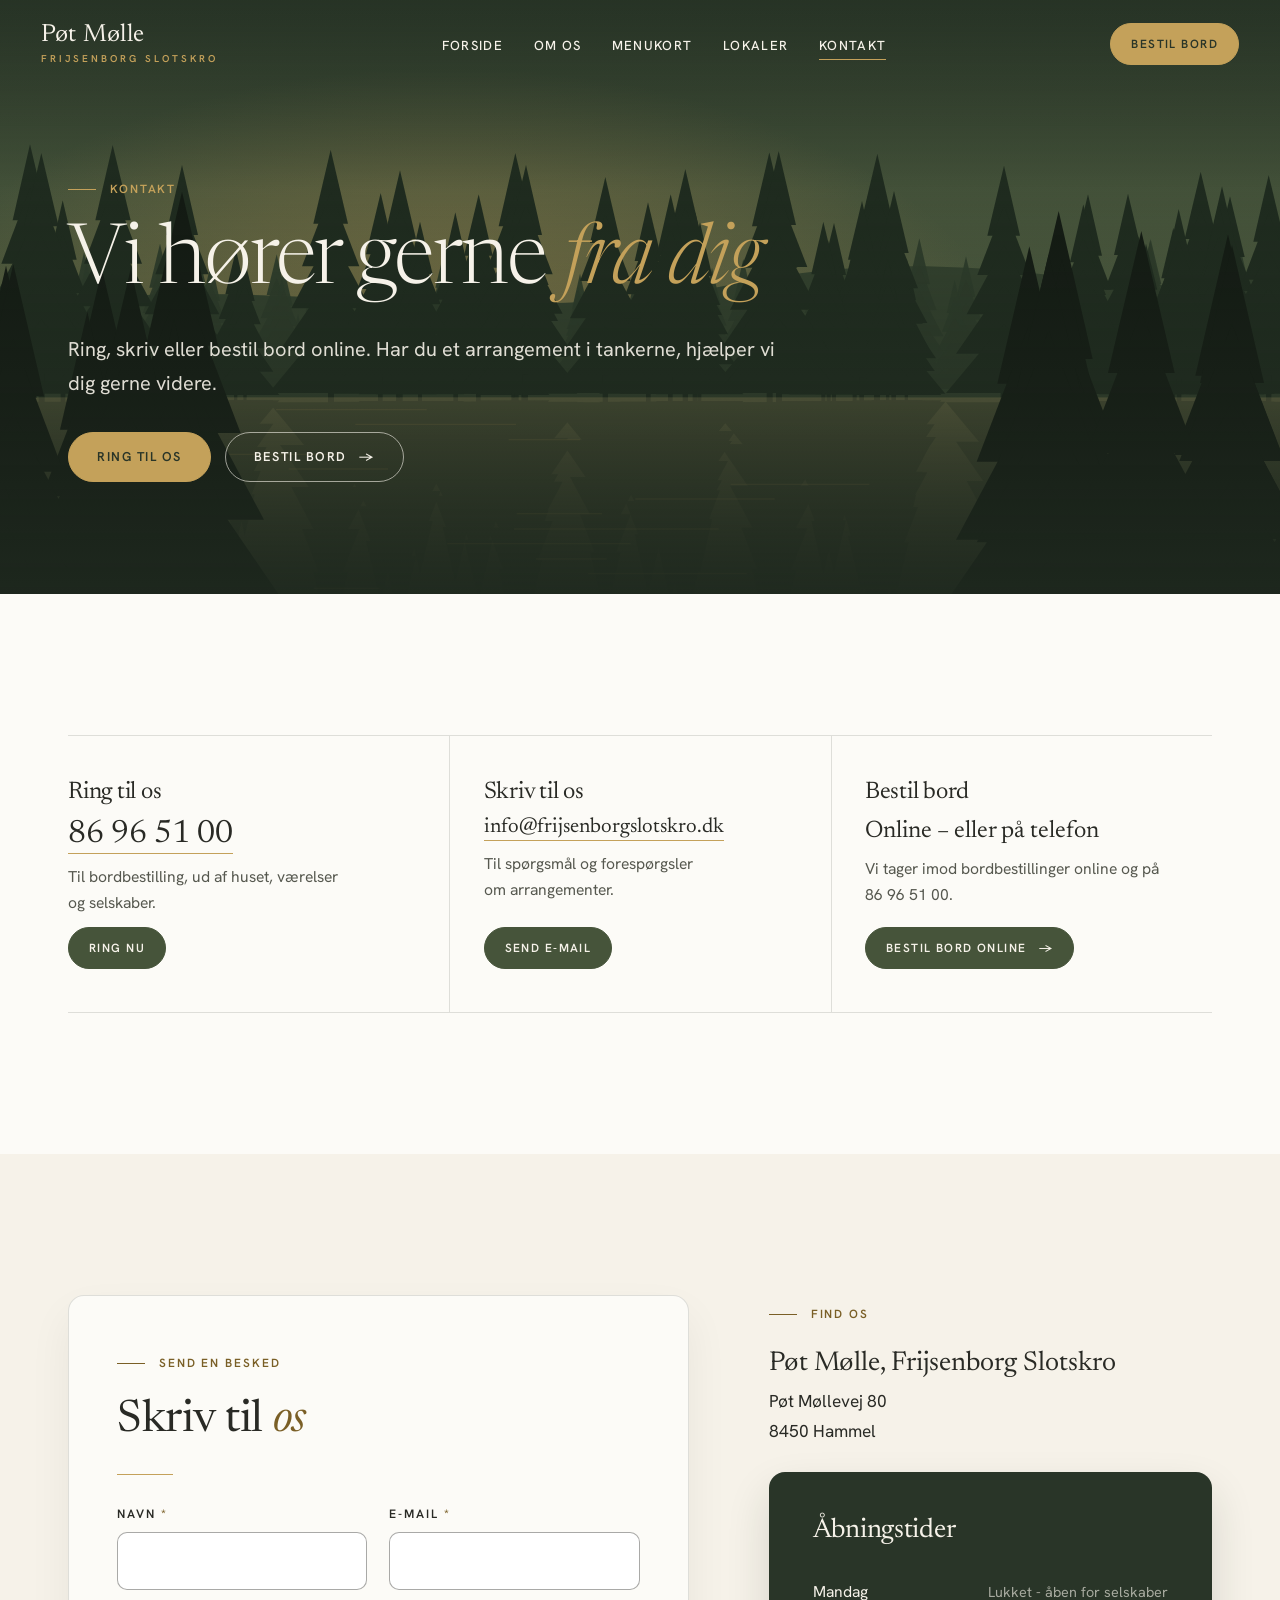
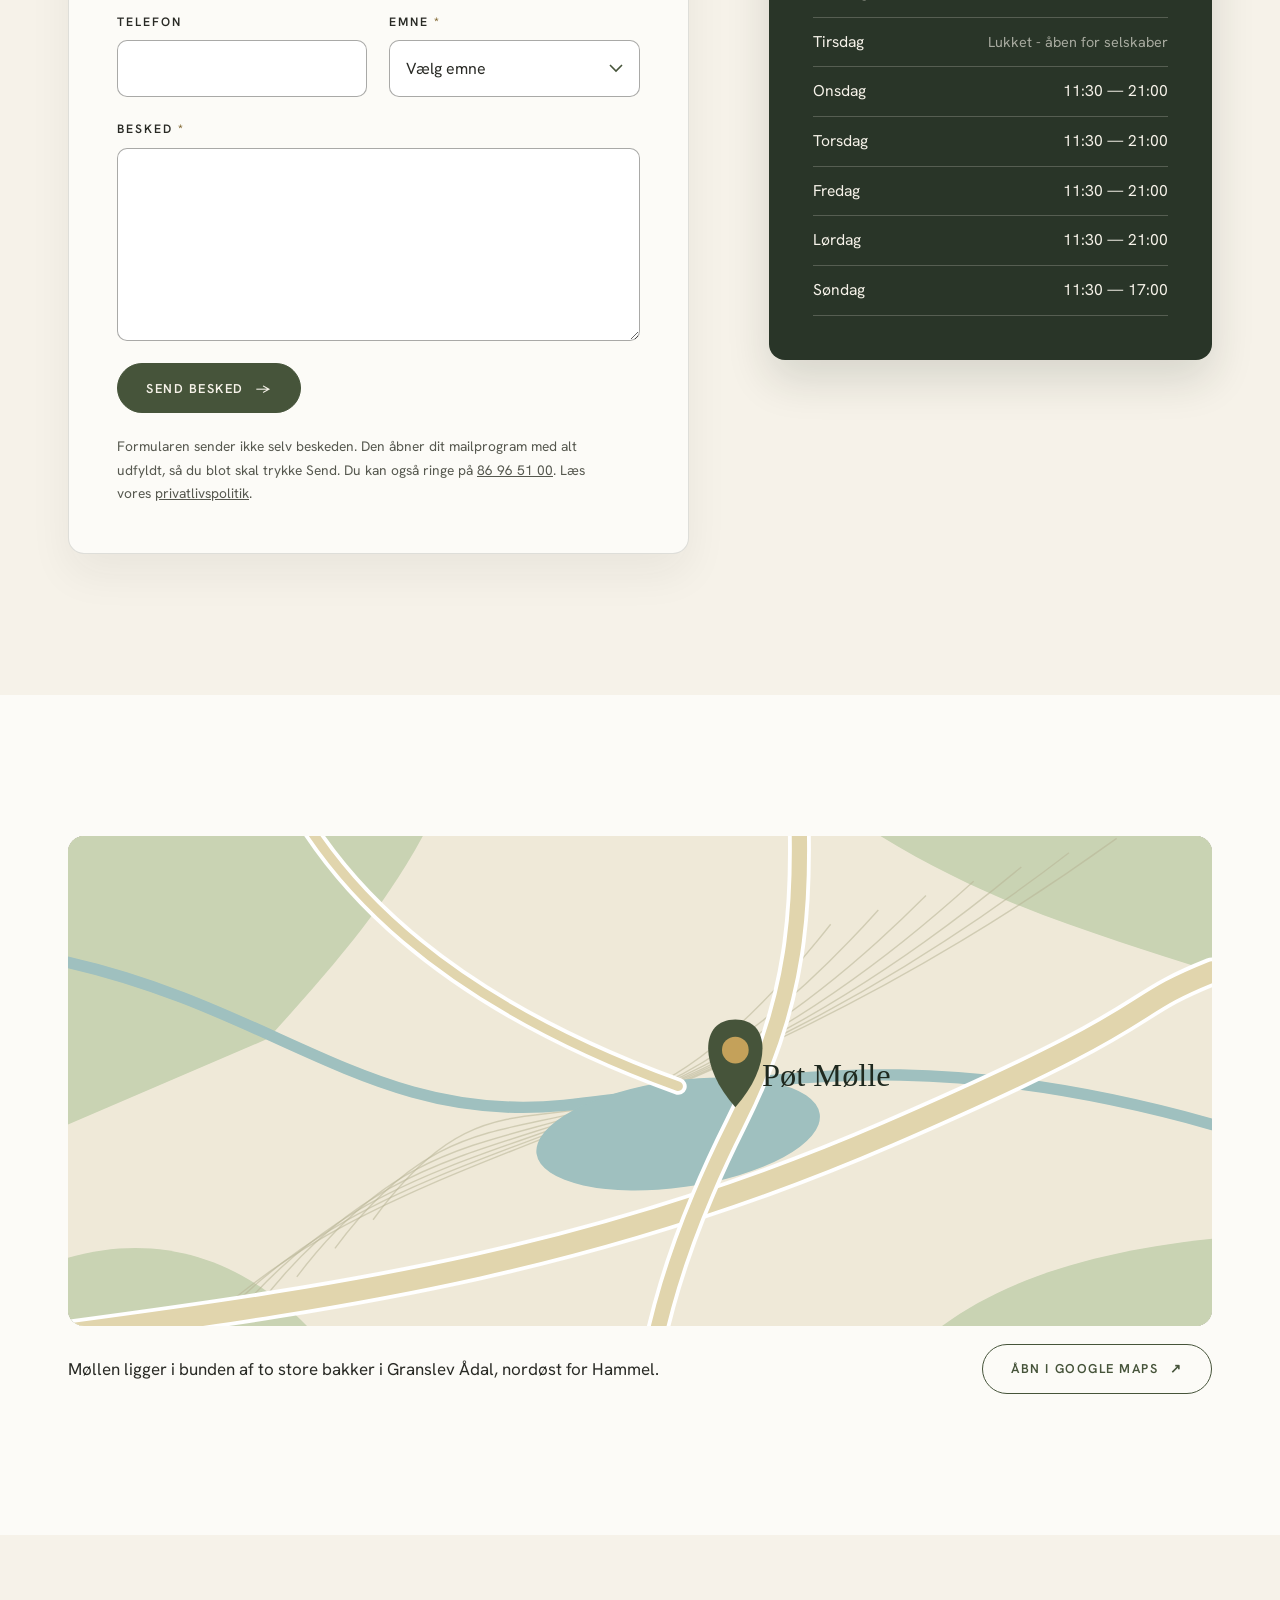
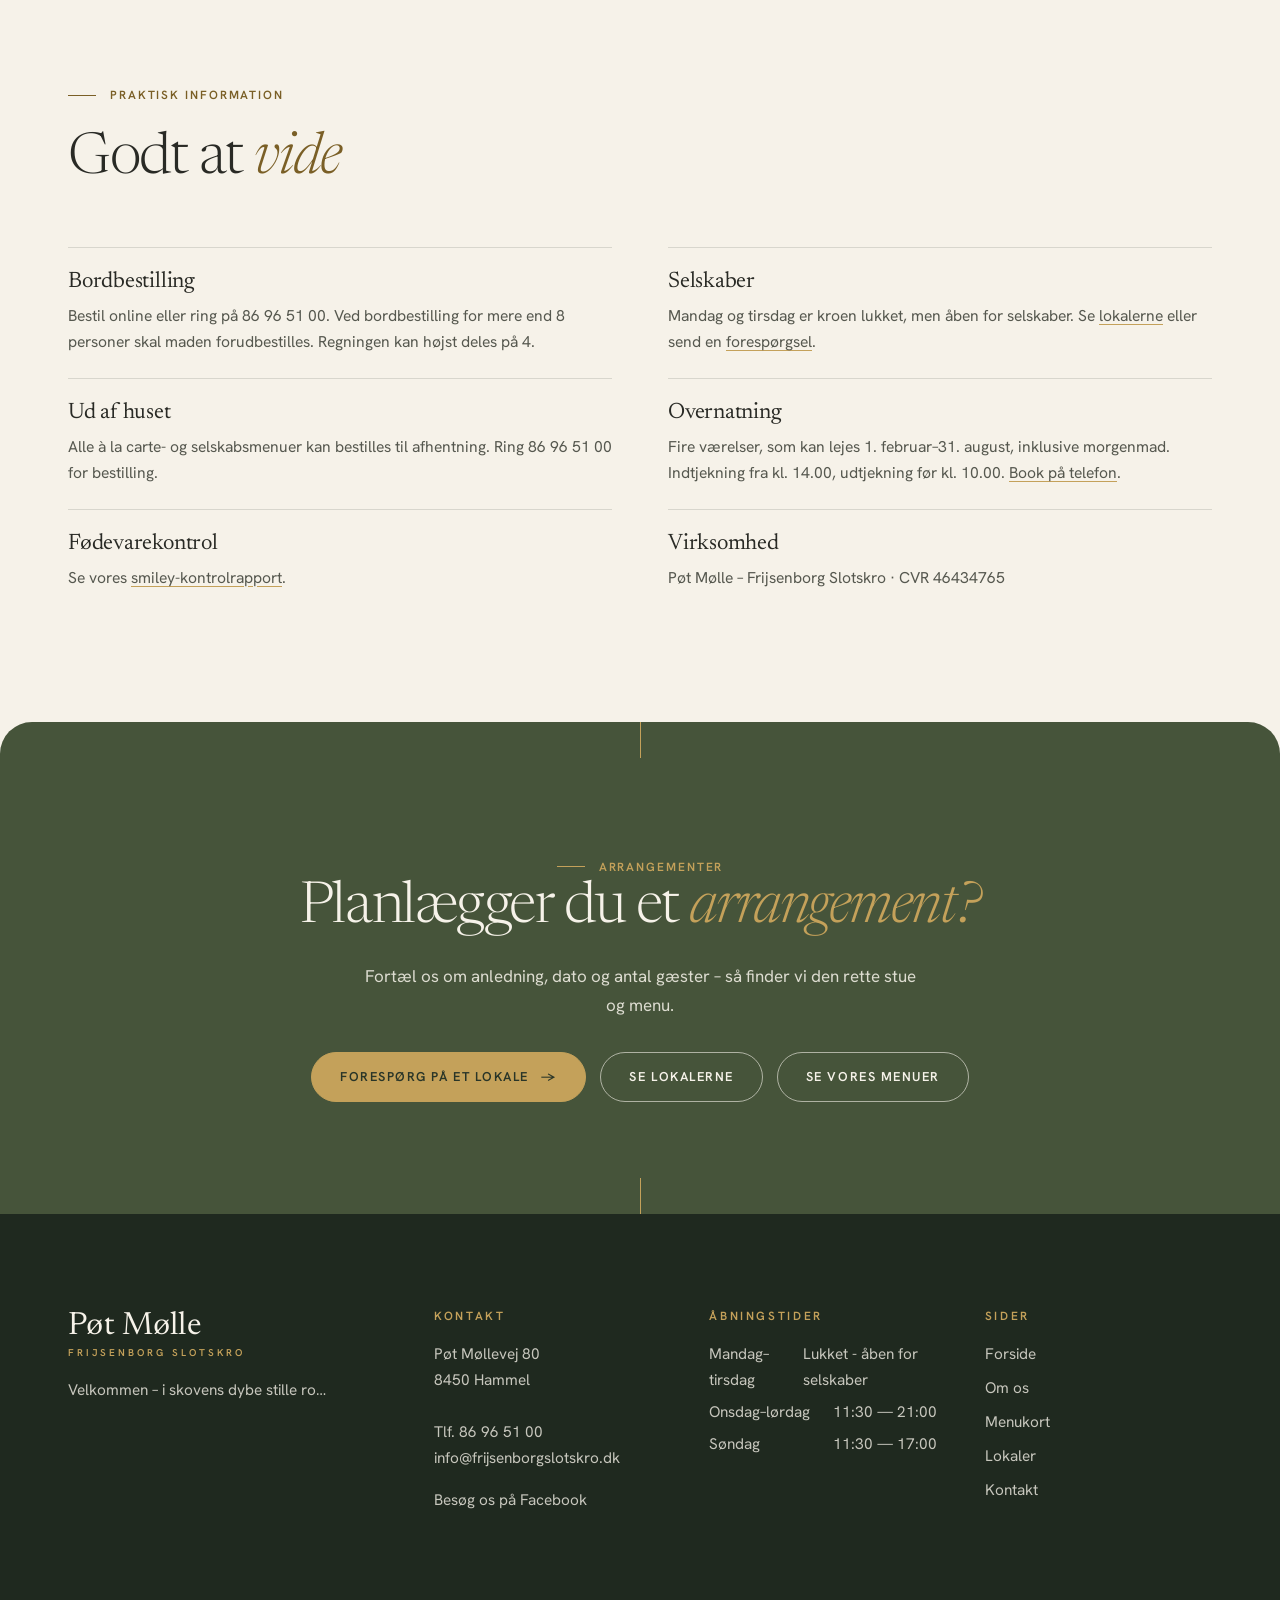
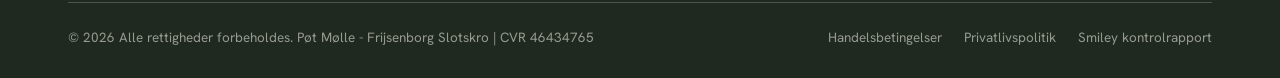
<file: kontakt.html>
<!doctype html>
<html lang="da">
<head>
  <meta charset="utf-8">
  <meta name="viewport" content="width=device-width, initial-scale=1">
  <title>Kontakt og åbningstider | Pøt Mølle, Frijsenborg Slotskro</title>
  <meta name="description" content="Kontakt Pøt Mølle – Frijsenborg Slotskro: telefon 86 96 51 00, e-mail, adresse på Pøt Møllevej 80 i Hammel og åbningstider. Send en besked eller bestil bord.">
  <link rel="canonical" href="https://xn--ptmlle-byac.dk/kontakt.html">
  <meta name="theme-color" content="#293528">

  <meta property="og:type" content="website">
  <meta property="og:locale" content="da_DK">
  <meta property="og:site_name" content="Pøt Mølle – Frijsenborg Slotskro">
  <meta property="og:title" content="Kontakt og åbningstider | Pøt Mølle, Frijsenborg Slotskro">
  <meta property="og:description" content="Kontakt Pøt Mølle – Frijsenborg Slotskro: telefon 86 96 51 00, e-mail, adresse på Pøt Møllevej 80 i Hammel og åbningstider. Send en besked eller bestil bord.">
  <meta property="og:url" content="https://xn--ptmlle-byac.dk/kontakt.html">
  <meta property="og:image" content="https://xn--ptmlle-byac.dk/wp-content/uploads/2020/12/test-aflang2-1024x369.jpg">
  <meta name="twitter:card" content="summary_large_image">

  <link rel="icon" href="https://xn--ptmlle-byac.dk/wp-content/uploads/2024/11/cropped-PoetMoellelogo-270x270.jpg">
  <script>document.documentElement.classList.add("js");</script>
  <link rel="preconnect" href="https://fonts.googleapis.com">
  <link rel="preconnect" href="https://fonts.gstatic.com" crossorigin>
  <link rel="stylesheet" href="https://fonts.googleapis.com/css2?family=Hanken+Grotesk:wght@400;500;600&family=Newsreader:ital,opsz,wght@0,6..72,300;0,6..72,400;1,6..72,300;1,6..72,400&display=swap">
  <link rel="stylesheet" href="css/styles.css">
  <script type="application/ld+json">
  {
    "@context": "https://schema.org",
    "@type": "Restaurant",
    "name": "Pøt Mølle – Frijsenborg Slotskro",
    "url": "https://xn--ptmlle-byac.dk/",
    "image": "https://xn--ptmlle-byac.dk/wp-content/uploads/2020/12/test-aflang2-1024x369.jpg",
    "telephone": "+4586965100",
    "email": "info@frijsenborgslotskro.dk",
    "address": {
      "@type": "PostalAddress",
      "streetAddress": "Pøt Møllevej 80",
      "postalCode": "8450",
      "addressLocality": "Hammel",
      "addressCountry": "DK"
    },
    "openingHoursSpecification": [
      { "@type": "OpeningHoursSpecification", "dayOfWeek": ["Wednesday", "Thursday", "Friday", "Saturday"], "opens": "11:30", "closes": "21:00" },
      { "@type": "OpeningHoursSpecification", "dayOfWeek": "Sunday", "opens": "11:30", "closes": "17:00" }
    ],
    "sameAs": ["https://www.facebook.com/poetmoelle/"]
  }
  </script>
</head>

<body>
  <a class="skip-link" href="#main">Spring til indhold</a>

  <!-- ===== Header ===== -->
  <header class="site-header" data-header>
    <div class="container site-header__inner">
      <a class="brand" href="index.html" aria-label="Pøt Mølle – Frijsenborg Slotskro, forside">
        <span class="brand__name">Pøt Mølle</span>
        <span class="brand__sub">Frijsenborg Slotskro</span>
      </a>

      <nav class="nav" aria-label="Hovedmenu">
        <ul class="nav__list">
          <li><a class="nav__link" href="index.html">Forside</a></li>
          <li><a class="nav__link" href="om-os.html">Om os</a></li>
          <li><a class="nav__link" href="menukort.html">Menukort</a></li>
          <li><a class="nav__link" href="lokaler.html">Lokaler</a></li>
          <li><a class="nav__link" href="kontakt.html" aria-current="page">Kontakt</a></li>
        </ul>
      </nav>

      <a class="btn btn--gold btn--small header-cta" href="https://book.easytablebooking.com/book/?id=60224&amp;lang=auto" rel="noopener">Bestil bord</a>

      <button class="menu-toggle" type="button" aria-expanded="false" aria-controls="mobile-nav" data-menu-toggle>
        <span data-menu-label>Menu</span>
        <span class="menu-toggle__bars" aria-hidden="true"><span></span><span></span></span>
      </button>
    </div>
  </header>

  <div class="mobile-nav" id="mobile-nav" role="dialog" aria-label="Menu">
    <nav aria-label="Mobilmenu">
      <ul class="mobile-nav__list">
        <li><a href="index.html">Forside</a></li>
        <li><a href="om-os.html">Om os</a></li>
        <li><a href="menukort.html">Menukort</a></li>
        <li><a href="lokaler.html">Lokaler</a></li>
        <li><a href="kontakt.html" aria-current="page">Kontakt</a></li>
      </ul>
    </nav>
    <div class="mobile-nav__foot">
      <a class="btn btn--gold" href="https://book.easytablebooking.com/book/?id=60224&amp;lang=auto" rel="noopener">Bestil bord</a>
      <a class="btn btn--ghost-light" href="tel:+4586965100">Tlf. 86 96 51 00</a>
      <p>Pøt Møllevej 80, 8450 Hammel</p>
    </div>
  </div>

  
  <main id="main">
    <section class="hero hero--page" aria-labelledby="page-title">
      <div class="hero__media">
        <img src="images/damm.svg" alt="Pladsholder: Mølledammen i skumringen" fetchpriority="high" decoding="async" style="object-position:center 55%">
      </div>
      <div class="container hero__content">
        <p class="eyebrow">Kontakt</p>
        <h1 class="h1" id="page-title">Vi hører gerne <em>fra dig</em></h1>
        <p class="hero__intro">Ring, skriv eller bestil bord online. Har du et arrangement i tankerne, hjælper vi dig gerne videre.</p>
        <div class="btn-row"><a class="btn btn--gold" href="tel:+4586965100">Ring til os</a><a class="btn btn--ghost-light" href="https://book.easytablebooking.com/book/?id=60224&amp;lang=auto" rel="noopener">Bestil bord <span class="arrow" aria-hidden="true">→</span></a></div>
      </div>
    </section>

    <section class="section section--paper" aria-labelledby="actions-title">
      <div class="container">
        <h2 class="visually-hidden" id="actions-title">Kontaktmuligheder</h2>
        <div class="actions reveal">
          <div class="action">
            <h3>Ring til os</h3>
            <a class="action__big" href="tel:+4586965100">86 96 51 00</a>
            <p>Til bordbestilling, ud af huset, værelser og selskaber.</p>
            <a class="btn btn--small" href="tel:+4586965100">Ring nu</a>
          </div>
          <div class="action">
            <h3>Skriv til os</h3>
            <a class="action__big action__big--sm" href="mailto:info@frijsenborgslotskro.dk">info@frijsenborgslotskro.dk</a>
            <p>Til spørgsmål og forespørgsler om arrangementer.</p>
            <a class="btn btn--small" href="mailto:info@frijsenborgslotskro.dk">Send e-mail</a>
          </div>
          <div class="action">
            <h3>Bestil bord</h3>
            <p style="font-family:var(--font-serif);font-size:1.5rem;line-height:1.25;color:var(--ink)">Online – eller på telefon</p>
            <p>Vi tager imod bordbestillinger online og på 86 96 51 00.</p>
            <a class="btn btn--small" href="https://book.easytablebooking.com/book/?id=60224&amp;lang=auto" rel="noopener">Bestil bord online <span class="arrow" aria-hidden="true">→</span></a>
          </div>
        </div>
      </div>
    </section>

    <section class="section section--ivory" id="besked" aria-labelledby="form-title">
      <div class="container contact-split">
        <div class="form-card reveal">
          <p class="eyebrow">Send en besked</p>
          <h2 class="h3" id="form-title">Skriv til <em>os</em></h2>
          <hr class="divider">
          <form class="form" id="contact-form" data-mailto-form data-mailto="info@frijsenborgslotskro.dk" data-subject="Henvendelse via hjemmesiden" novalidate>
            <div class="form__row form__row--2"><div class="field"><label for="c-navn">Navn <span class="req" aria-hidden="true">*</span></label><input id="c-navn" name="navn" type="text" required data-msg-required="Skriv dit navn." aria-describedby="c-navn-error" autocomplete="name"><span class="field__error" id="c-navn-error"></span></div><div class="field"><label for="c-email">E-mail <span class="req" aria-hidden="true">*</span></label><input id="c-email" name="email" type="email" required data-msg-required="Skriv din e-mailadresse." aria-describedby="c-email-error" autocomplete="email"><span class="field__error" id="c-email-error"></span></div></div><div class="form__row form__row--2"><div class="field"><label for="c-telefon">Telefon</label><input id="c-telefon" name="telefon" type="tel" aria-describedby="c-telefon-error" autocomplete="tel"><span class="field__error" id="c-telefon-error"></span></div><div class="field"><label for="c-emne">Emne <span class="req" aria-hidden="true">*</span></label><select id="c-emne" name="emne" required data-msg-required="Vælg et emne." aria-describedby="c-emne-error"><option value="">Vælg emne</option><option value="Spørgsmål om kroen">Spørgsmål om kroen</option><option value="Selskab eller arrangement">Selskab eller arrangement</option><option value="Bryllup">Bryllup</option><option value="Ud af huset">Ud af huset</option><option value="Overnatning">Overnatning</option><option value="Andet">Andet</option></select><span class="field__error" id="c-emne-error"></span></div></div><div class="field"><label for="c-besked">Besked <span class="req" aria-hidden="true">*</span></label><textarea id="c-besked" name="besked" rows="6" required data-msg-required="Skriv en besked." aria-describedby="c-besked-error"></textarea><span class="field__error" id="c-besked-error"></span></div>
            <div class="form-status" data-form-status role="status" aria-live="polite" hidden></div>
            <button class="btn" type="submit">Send besked <span class="arrow" aria-hidden="true">→</span></button>
            <p class="form-note">Formularen sender ikke selv beskeden. Den åbner dit mailprogram med alt udfyldt, så du blot skal trykke Send. Du kan også ringe på <a href="tel:+4586965100">86 96 51 00</a>. Læs vores <a href="https://xn--ptmlle-byac.dk/privatlivspolitik/" rel="noopener">privatlivspolitik</a>.</p>
          </form>
        </div>
        <div class="reveal reveal--delay-1">
          <address style="margin-bottom:1.6rem">
            <p class="eyebrow">Find os</p>
            <p class="contact__phone" style="margin:0;line-height:1.25;font-family:var(--font-serif);font-size:1.7rem">Pøt Mølle, Frijsenborg Slotskro</p>
            <p style="margin:.4rem 0 0;font-size:1.08rem">Pøt Møllevej 80<br>8450 Hammel</p>
          </address>
          <div class="hours-card">
            <h3>Åbningstider</h3>
            <table class="hours">
              <caption class="visually-hidden">Åbningstider</caption>
              <tbody>
                <tr class="is-closed"><th scope="row">Mandag</th><td>Lukket - åben for selskaber</td></tr>
                <tr class="is-closed"><th scope="row">Tirsdag</th><td>Lukket - åben for selskaber</td></tr>
                <tr><th scope="row">Onsdag</th><td>11:30 — 21:00</td></tr>
                <tr><th scope="row">Torsdag</th><td>11:30 — 21:00</td></tr>
                <tr><th scope="row">Fredag</th><td>11:30 — 21:00</td></tr>
                <tr><th scope="row">Lørdag</th><td>11:30 — 21:00</td></tr>
                <tr><th scope="row">Søndag</th><td>11:30 — 17:00</td></tr>
              </tbody>
            </table>
          </div>
        </div>
      </div>
    </section>

    <section class="section section--paper" aria-labelledby="map-title">
      <div class="container">
        <h2 class="visually-hidden" id="map-title">Kort og rutevejledning</h2>
        <figure class="map-figure reveal">
          <div class="frame"><img src="images/kort.svg" alt="Pladsholder: Illustration af kortet omkring Pøt Mølle" loading="lazy" decoding="async"></div>
          <figcaption>
            <span>Møllen ligger i bunden af to store bakker i Granslev Ådal, nordøst for Hammel.</span>
            <a class="btn btn--ghost" href="https://www.google.com/maps/search/?api=1&amp;query=P%C3%B8t+M%C3%B8llevej+80+8450+Hammel" rel="noopener">Åbn i Google Maps <span aria-hidden="true">↗</span><span class="visually-hidden"> (åbner i nyt vindue)</span></a>
          </figcaption>
        </figure>
      </div>
    </section>

    <section class="section section--ivory" aria-labelledby="info-title">
      <div class="container">
        <p class="eyebrow">Praktisk information</p>
        <h2 class="h2" id="info-title">Godt at <em>vide</em></h2>
        <div class="info-grid reveal" style="margin-top:clamp(32px,5vw,56px)">
          <div class="info-item"><h3>Bordbestilling</h3><p>Bestil online eller ring på 86 96 51 00. Ved bordbestilling for mere end 8 personer skal maden forudbestilles. Regningen kan højst deles på 4.</p></div>
          <div class="info-item"><h3>Selskaber</h3><p>Mandag og tirsdag er kroen lukket, men åben for selskaber. Se <a href="lokaler.html">lokalerne</a> eller send en <a href="lokaler.html#forespoergsel">forespørgsel</a>.</p></div>
          <div class="info-item"><h3>Ud af huset</h3><p>Alle à la carte- og selskabsmenuer kan bestilles til afhentning. Ring 86 96 51 00 for bestilling.</p></div>
          <div class="info-item"><h3>Overnatning</h3><p>Fire værelser, som kan lejes 1. februar–31. august, inklusive morgenmad. Indtjekning fra kl. 14.00, udtjekning før kl. 10.00. <a href="tel:+4586965100">Book på telefon</a>.</p></div>
          <div class="info-item"><h3>Fødevarekontrol</h3><p>Se vores <a href="https://www.findsmiley.dk/760318" rel="noopener">smiley-kontrolrapport</a>.</p></div>
          <div class="info-item"><h3>Virksomhed</h3><p>Pøt Mølle – Frijsenborg Slotskro · CVR 46434765</p></div>
        </div>
      </div>
    </section>
    <section class="cta-band" id="forespoergsel" aria-labelledby="cta-title">
      <div class="container reveal">
        <p class="eyebrow">Arrangementer</p>
        <h2 class="h2" id="cta-title">Planlægger du et <em>arrangement?</em></h2>
        <p>Fortæl os om anledning, dato og antal gæster – så finder vi den rette stue og menu.</p>
        <div class="btn-row"><a class="btn btn--gold" href="lokaler.html#forespoergsel">Forespørg på et lokale <span class="arrow" aria-hidden="true">→</span></a><a class="btn btn--ghost-light" href="lokaler.html">Se lokalerne</a><a class="btn btn--ghost-light" href="menukort.html">Se vores menuer</a></div>
      </div>
    </section>

  </main>

  <footer class="site-footer">
    <div class="container">
      <div class="footer__grid">
        <div class="footer__brand">
          <a class="brand" href="index.html" aria-label="Pøt Mølle – forside">
            <span class="brand__name">Pøt Mølle</span>
            <span class="brand__sub">Frijsenborg Slotskro</span>
          </a>
          <p>Velkommen – i skovens dybe stille ro…</p>
        </div>

        <div>
          <h3>Kontakt</h3>
          <address>
            Pøt Møllevej 80<br>8450 Hammel<br><br>
            <a href="tel:+4586965100">Tlf. 86 96 51 00</a><br>
            <a href="mailto:info@frijsenborgslotskro.dk">info@frijsenborgslotskro.dk</a>
          </address>
          <p style="margin-top:1rem"><a href="https://www.facebook.com/poetmoelle/" rel="noopener" target="_blank">Besøg os på Facebook<span class="visually-hidden"> (åbner i nyt vindue)</span></a></p>
        </div>

        <div>
          <h3>Åbningstider</h3>
          <div class="footer__hours">
            <div><span>Mandag–tirsdag</span><span>Lukket - åben for selskaber</span></div>
            <div><span>Onsdag–lørdag</span><span>11:30 — 21:00</span></div>
            <div><span>Søndag</span><span>11:30 — 17:00</span></div>
          </div>
        </div>

        <div>
          <h3>Sider</h3>
          <ul>
            <li><a href="index.html">Forside</a></li>
            <li><a href="om-os.html">Om os</a></li>
            <li><a href="menukort.html">Menukort</a></li>
            <li><a href="lokaler.html">Lokaler</a></li>
            <li><a href="kontakt.html">Kontakt</a></li>
          </ul>
        </div>
      </div>

      <div class="footer__bottom">
        <span>© 2026 Alle rettigheder forbeholdes. Pøt Mølle - Frijsenborg Slotskro | CVR 46434765</span>
        <ul>
          <li><a href="https://xn--ptmlle-byac.dk/handelsbetingelser/">Handelsbetingelser</a></li>
          <li><a href="https://xn--ptmlle-byac.dk/privatlivspolitik/">Privatlivspolitik</a></li>
          <li><a href="https://www.findsmiley.dk/760318" rel="noopener">Smiley kontrolrapport</a></li>
        </ul>
      </div>
    </div>
  </footer>

  <script src="js/main.js" defer></script>
</body>
</html>
</file>
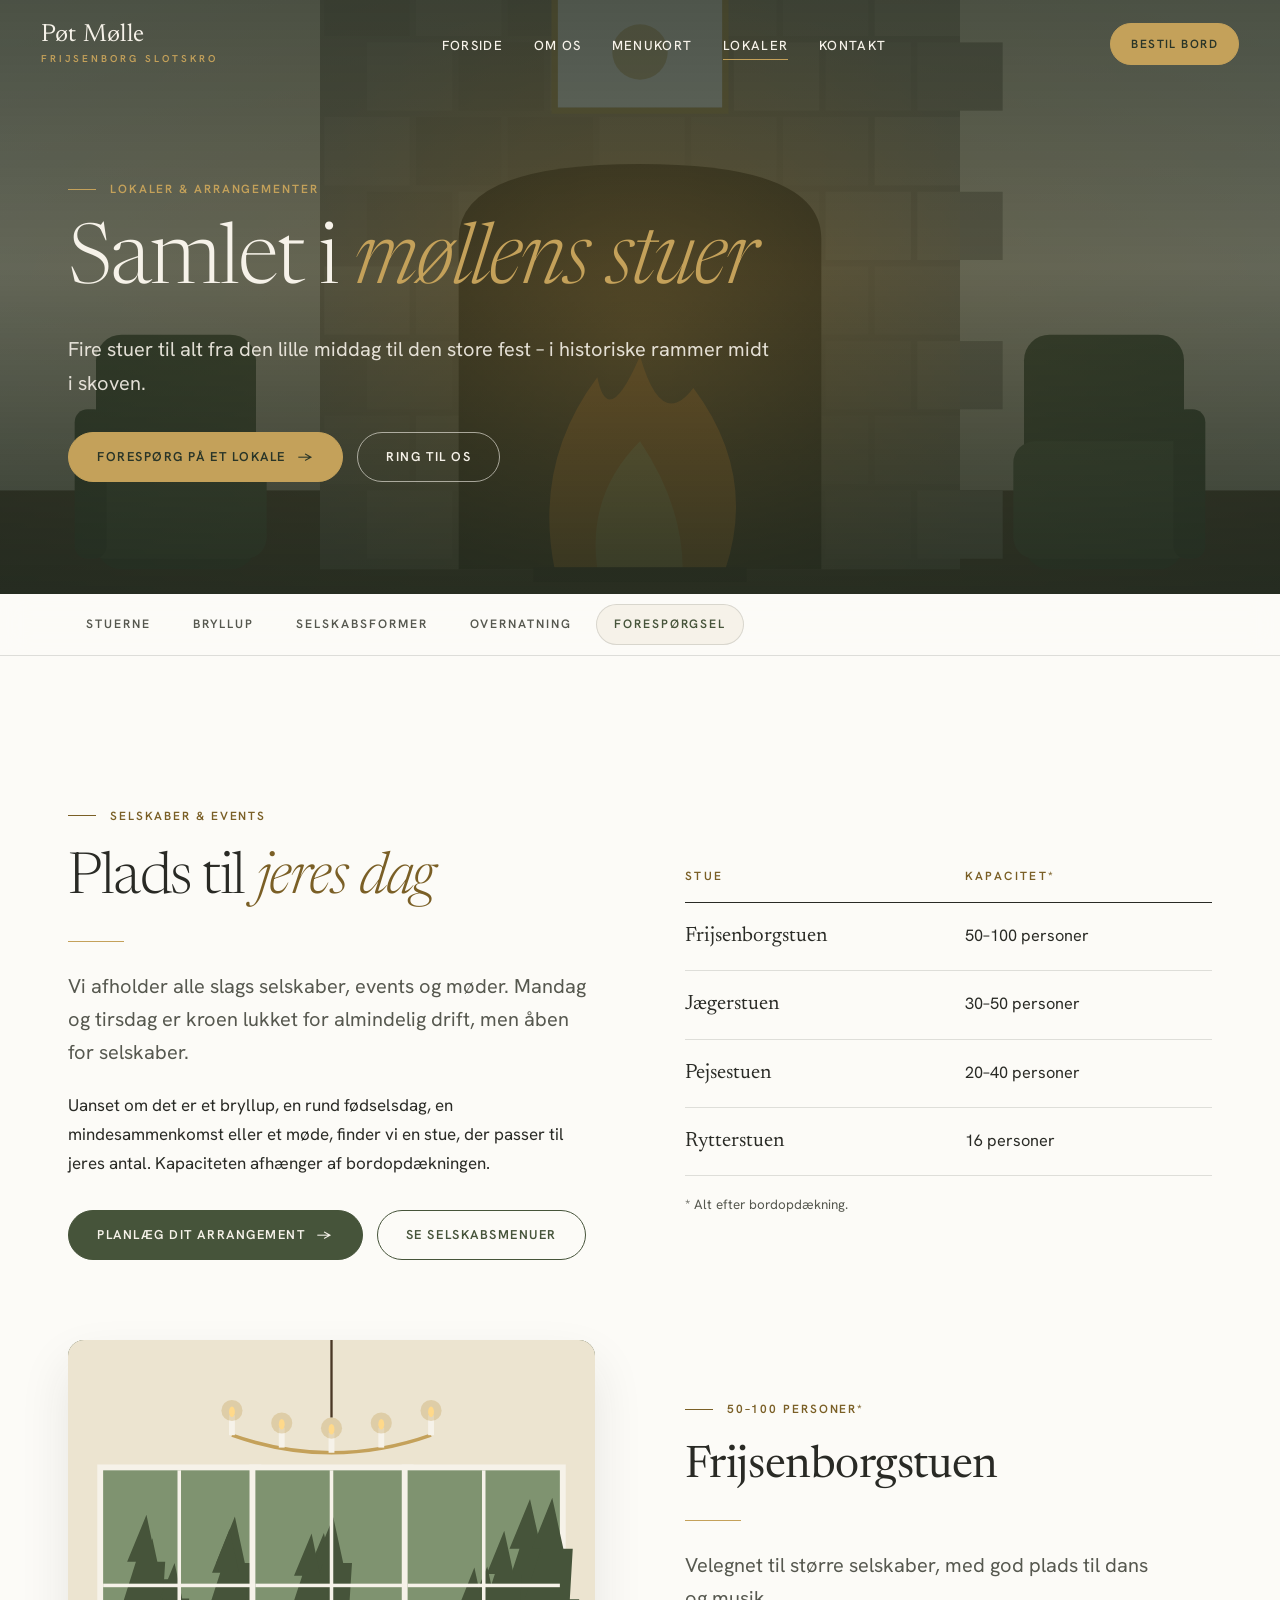
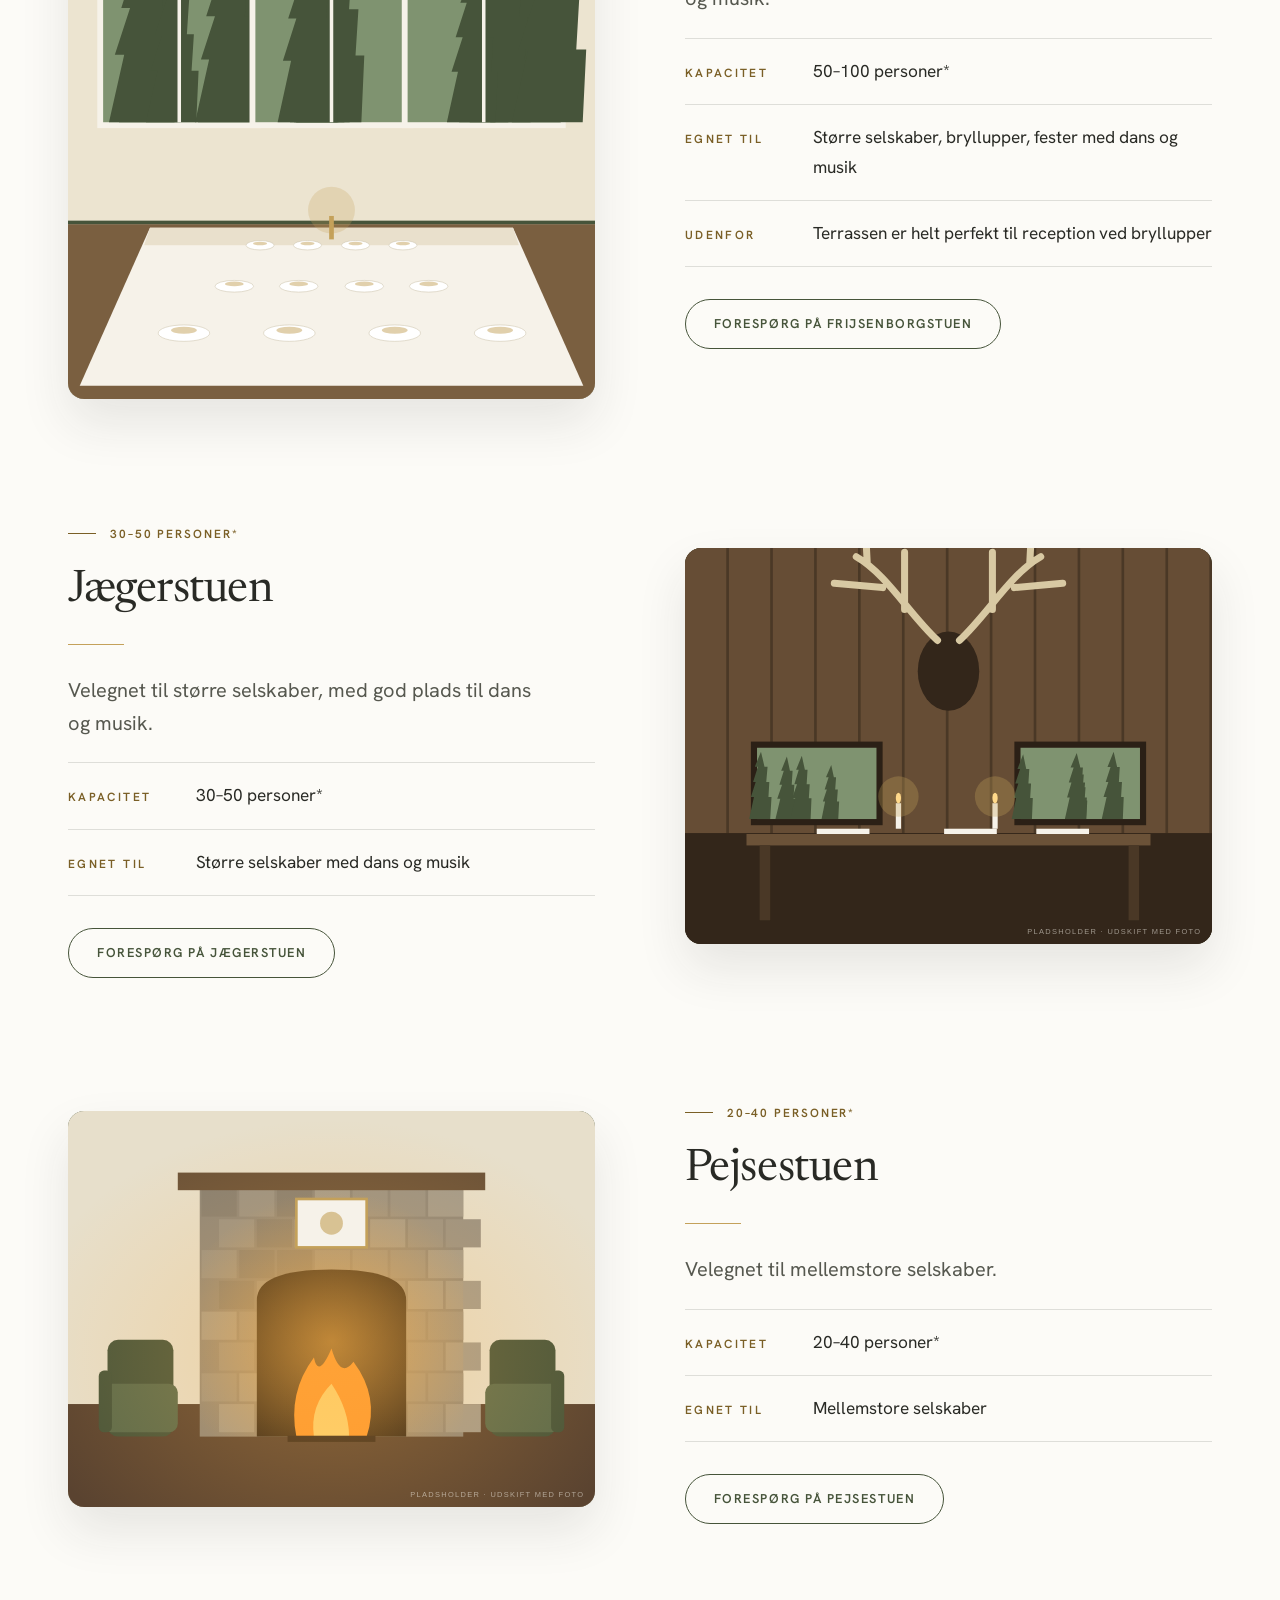
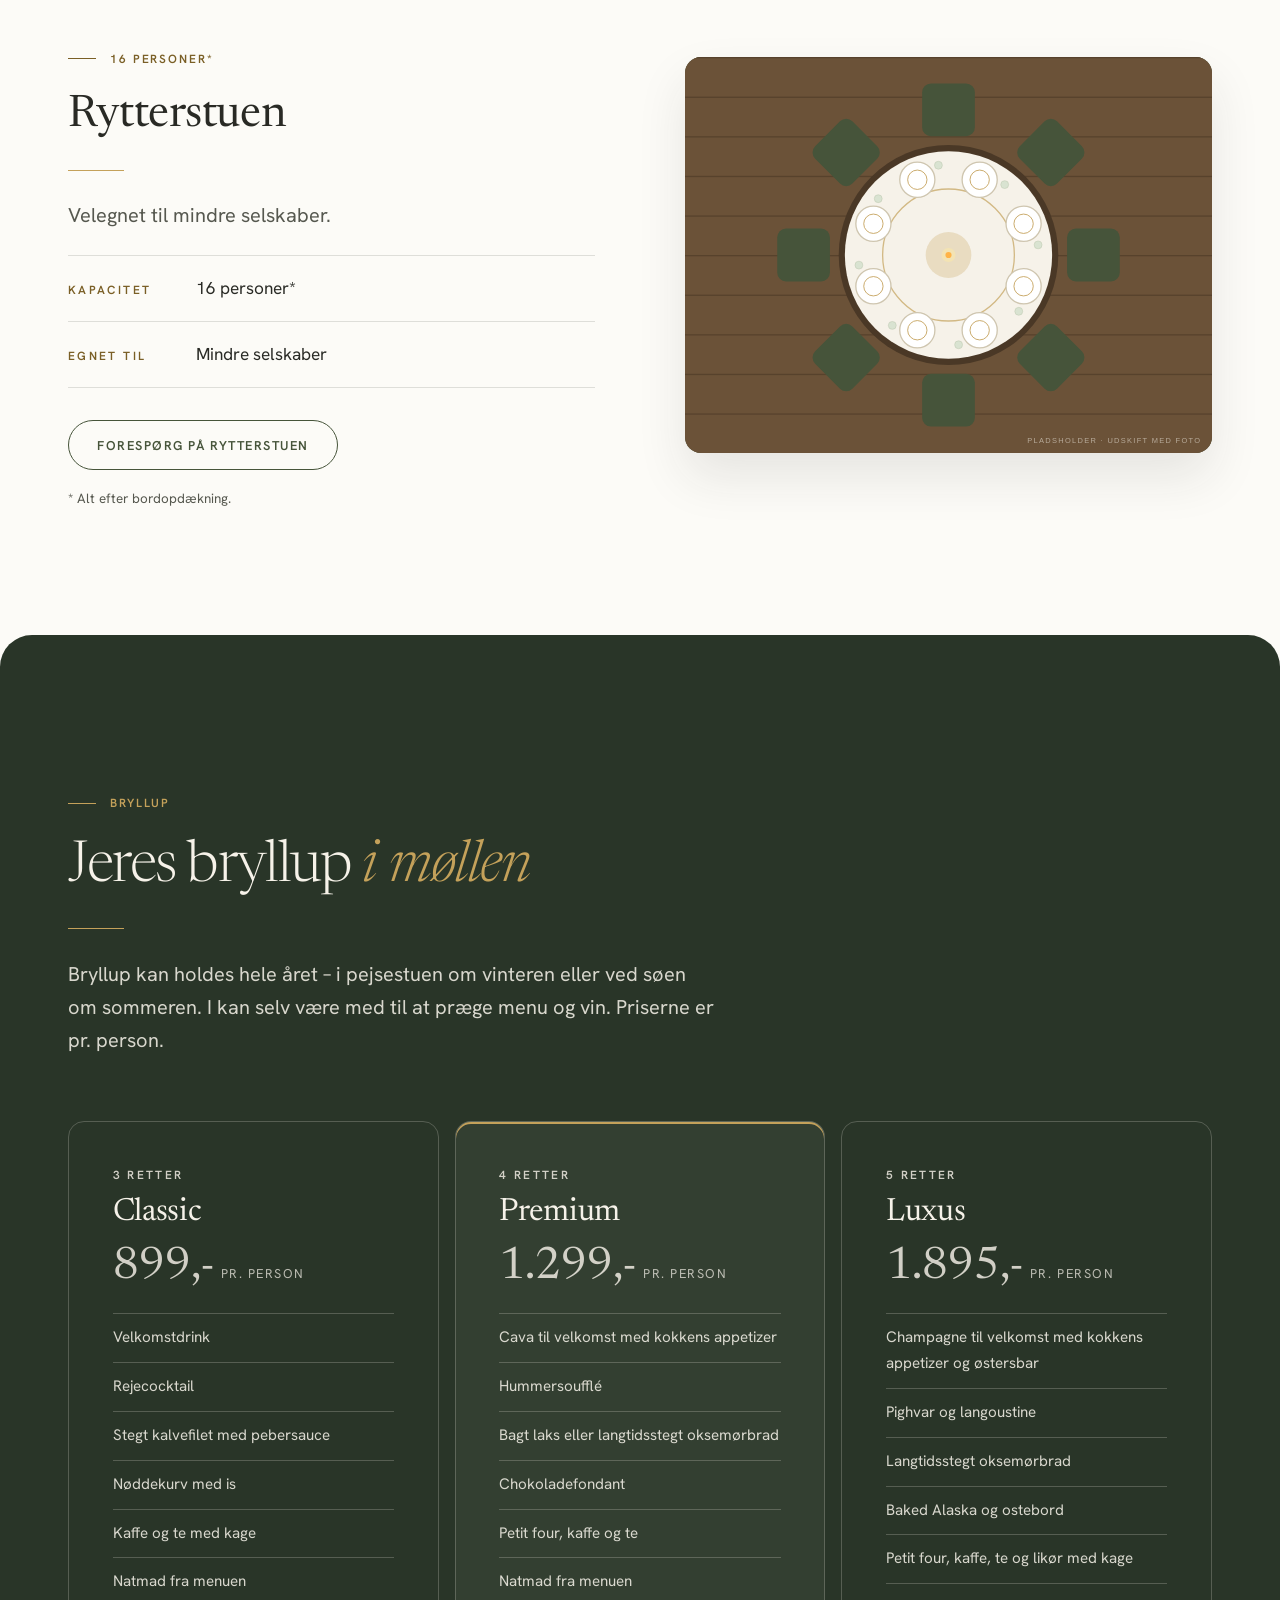
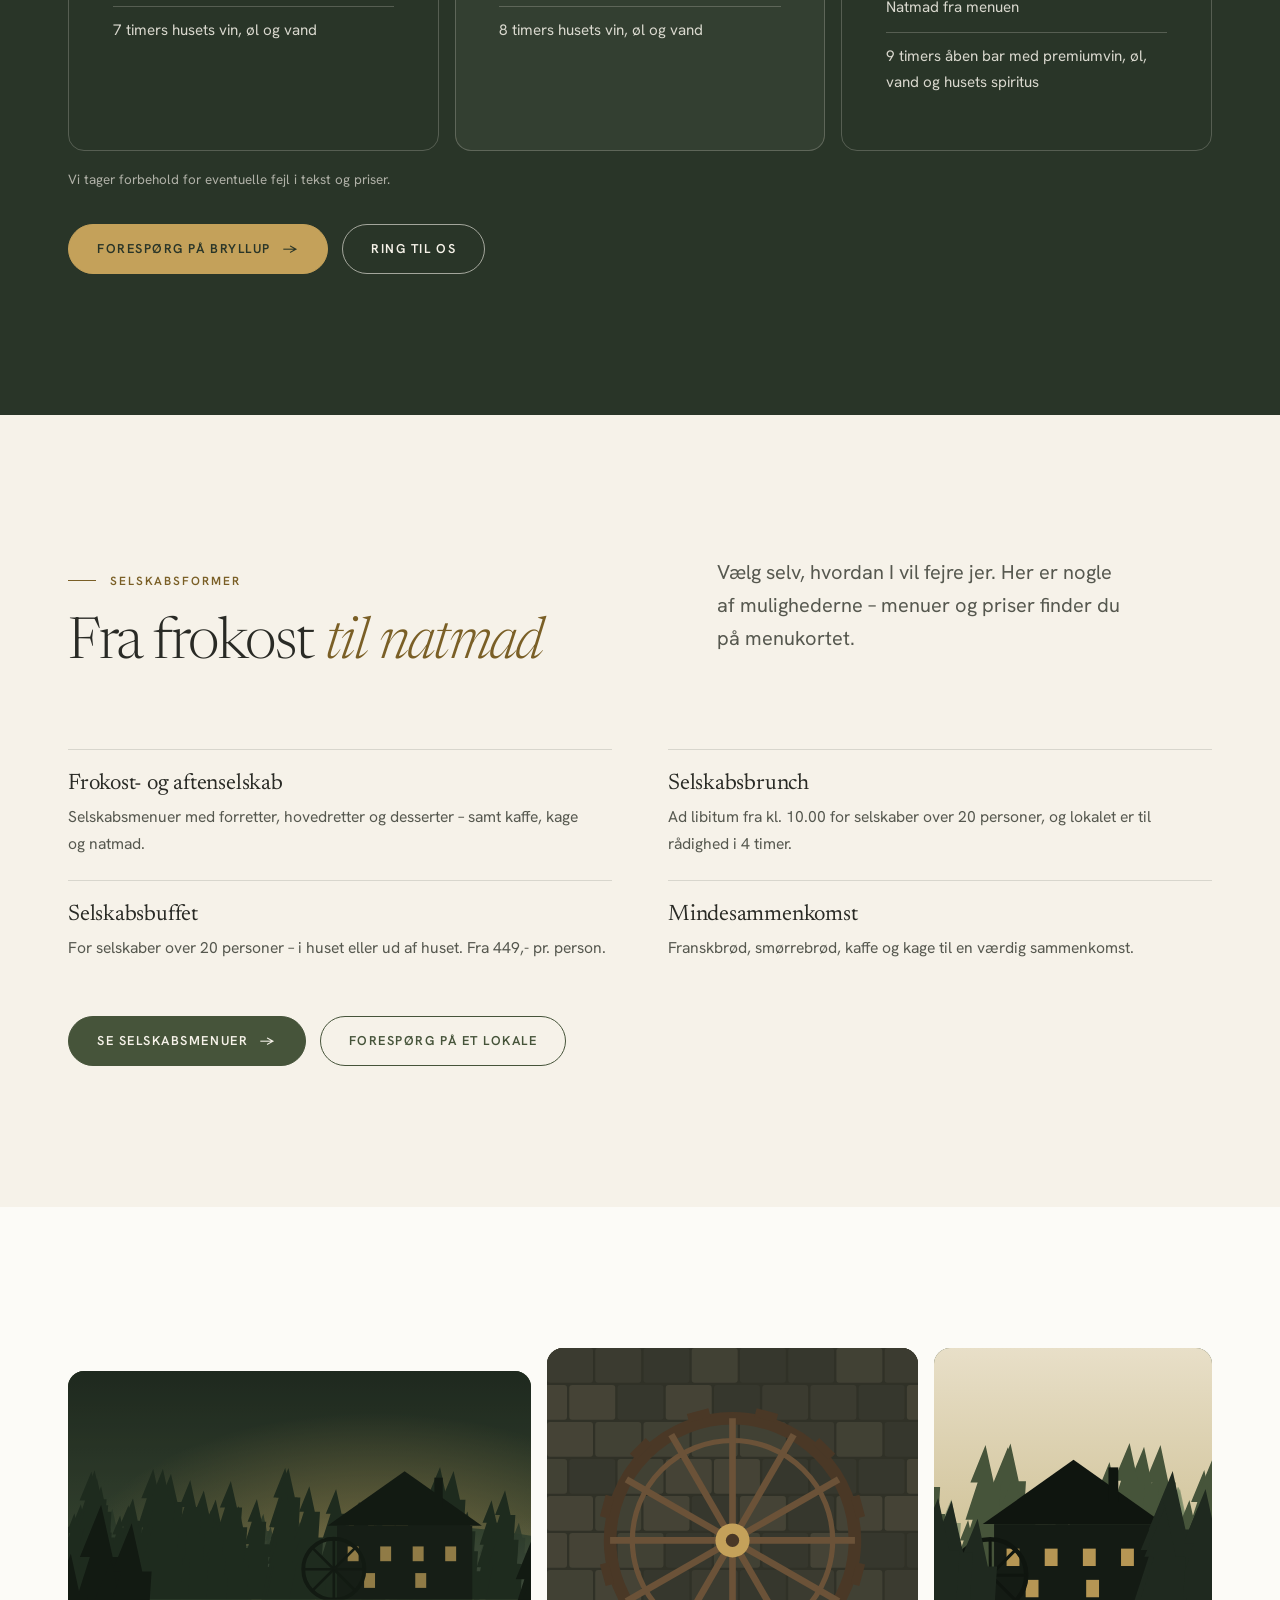
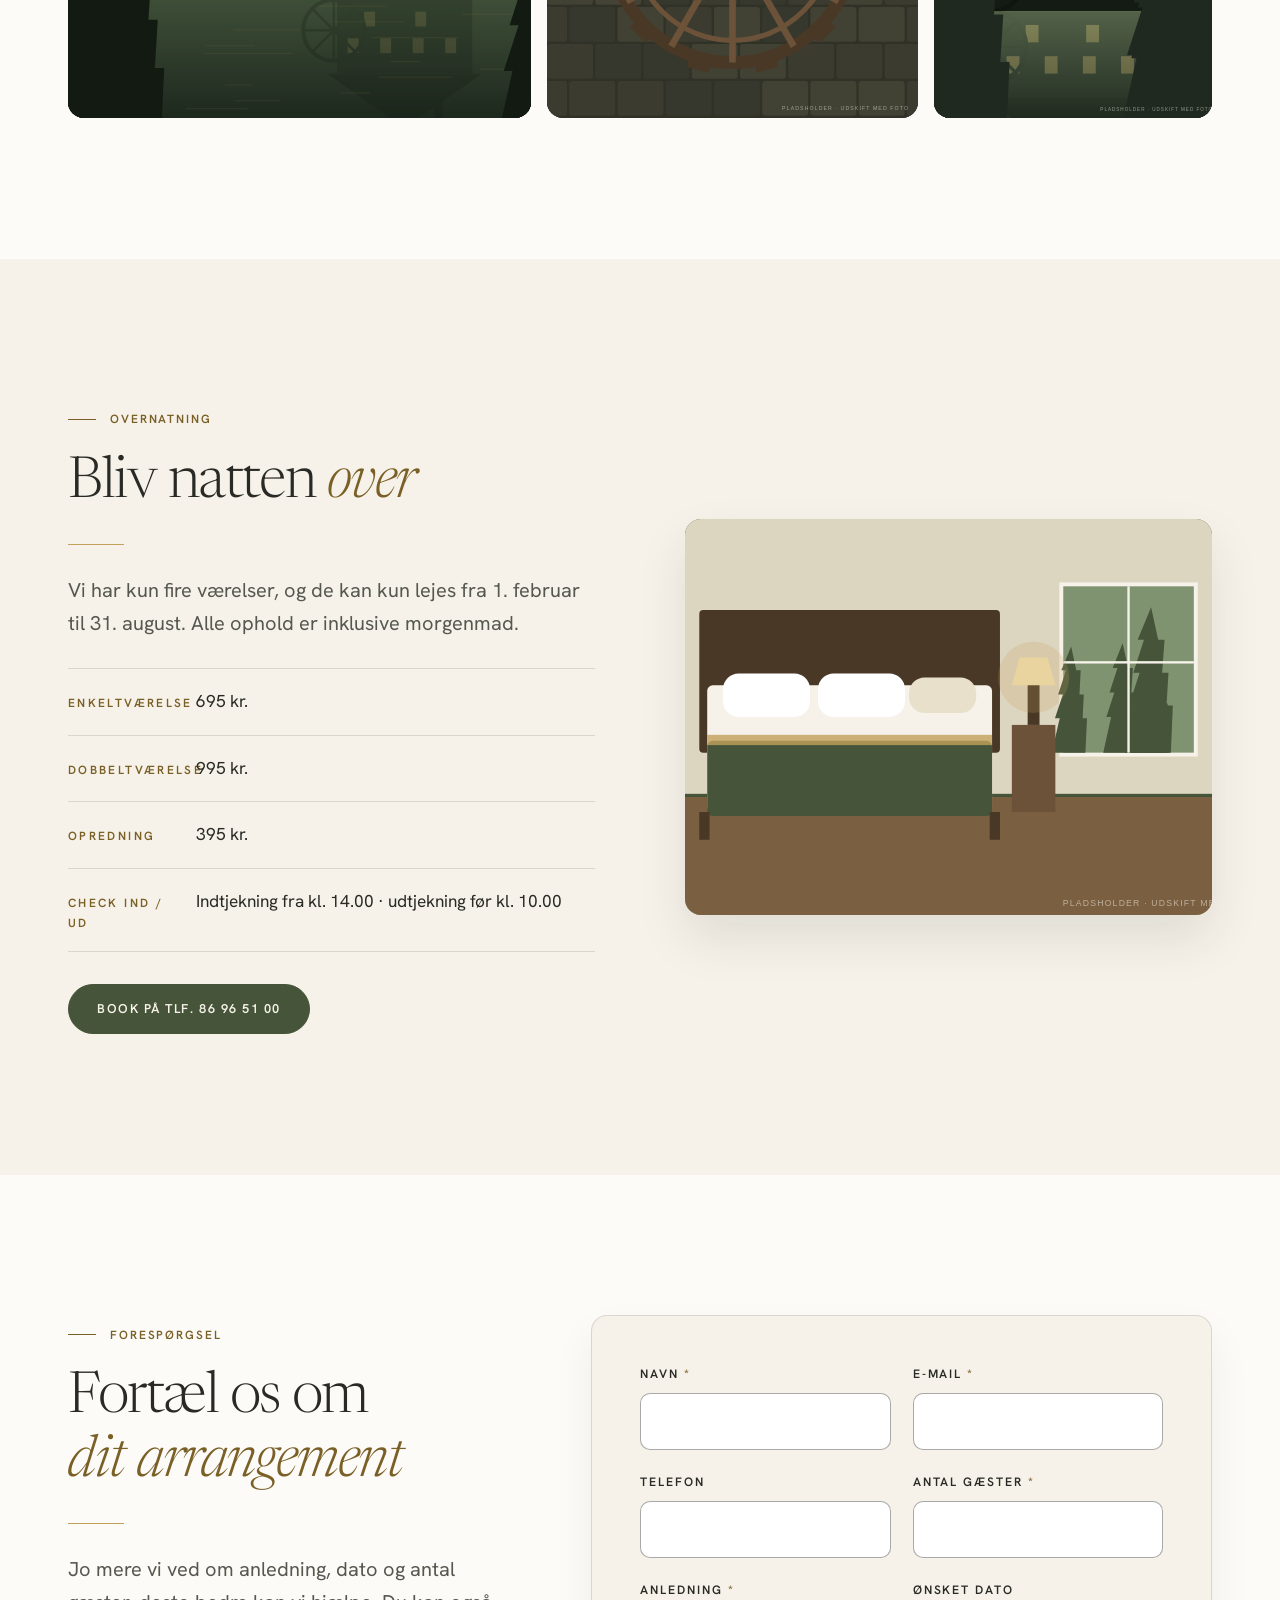
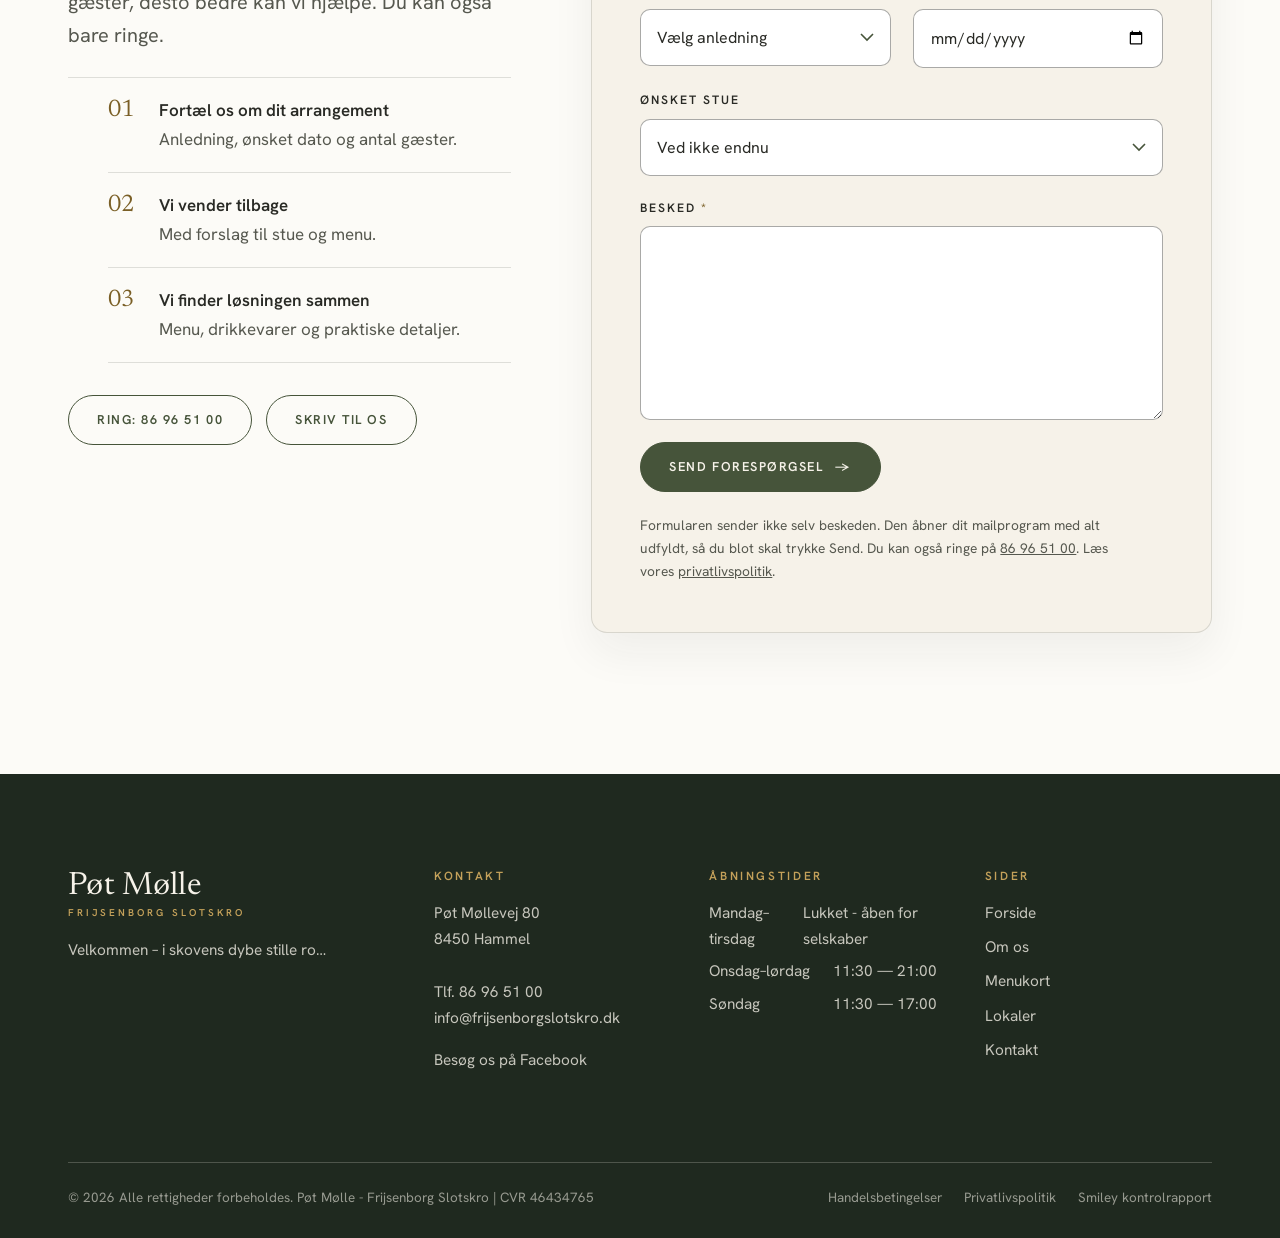
<file: lokaler.html>
<!doctype html>
<html lang="da">
<head>
  <meta charset="utf-8">
  <meta name="viewport" content="width=device-width, initial-scale=1">
  <title>Lokaler, bryllup og selskaber | Pøt Mølle, Frijsenborg Slotskro</title>
  <meta name="description" content="Fire stuer til selskaber og events i Frijsenborgskovene ved Hammel: Frijsenborgstuen, Jægerstuen, Pejsestuen og Rytterstuen. Bryllup, overnatning og forespørgsel.">
  <link rel="canonical" href="https://xn--ptmlle-byac.dk/lokaler.html">
  <meta name="theme-color" content="#293528">

  <meta property="og:type" content="website">
  <meta property="og:locale" content="da_DK">
  <meta property="og:site_name" content="Pøt Mølle – Frijsenborg Slotskro">
  <meta property="og:title" content="Lokaler, bryllup og selskaber | Pøt Mølle, Frijsenborg Slotskro">
  <meta property="og:description" content="Fire stuer til selskaber og events i Frijsenborgskovene ved Hammel: Frijsenborgstuen, Jægerstuen, Pejsestuen og Rytterstuen. Bryllup, overnatning og forespørgsel.">
  <meta property="og:url" content="https://xn--ptmlle-byac.dk/lokaler.html">
  <meta property="og:image" content="https://xn--ptmlle-byac.dk/wp-content/uploads/2020/12/test-aflang2-1024x369.jpg">
  <meta name="twitter:card" content="summary_large_image">

  <link rel="icon" href="https://xn--ptmlle-byac.dk/wp-content/uploads/2024/11/cropped-PoetMoellelogo-270x270.jpg">
  <script>document.documentElement.classList.add("js");</script>
  <link rel="preconnect" href="https://fonts.googleapis.com">
  <link rel="preconnect" href="https://fonts.gstatic.com" crossorigin>
  <link rel="stylesheet" href="https://fonts.googleapis.com/css2?family=Hanken+Grotesk:wght@400;500;600&family=Newsreader:ital,opsz,wght@0,6..72,300;0,6..72,400;1,6..72,300;1,6..72,400&display=swap">
  <link rel="stylesheet" href="css/styles.css">
</head>

<body>
  <a class="skip-link" href="#main">Spring til indhold</a>

  <!-- ===== Header ===== -->
  <header class="site-header" data-header>
    <div class="container site-header__inner">
      <a class="brand" href="index.html" aria-label="Pøt Mølle – Frijsenborg Slotskro, forside">
        <span class="brand__name">Pøt Mølle</span>
        <span class="brand__sub">Frijsenborg Slotskro</span>
      </a>

      <nav class="nav" aria-label="Hovedmenu">
        <ul class="nav__list">
          <li><a class="nav__link" href="index.html">Forside</a></li>
          <li><a class="nav__link" href="om-os.html">Om os</a></li>
          <li><a class="nav__link" href="menukort.html">Menukort</a></li>
          <li><a class="nav__link" href="lokaler.html" aria-current="page">Lokaler</a></li>
          <li><a class="nav__link" href="kontakt.html">Kontakt</a></li>
        </ul>
      </nav>

      <a class="btn btn--gold btn--small header-cta" href="https://book.easytablebooking.com/book/?id=60224&amp;lang=auto" rel="noopener">Bestil bord</a>

      <button class="menu-toggle" type="button" aria-expanded="false" aria-controls="mobile-nav" data-menu-toggle>
        <span data-menu-label>Menu</span>
        <span class="menu-toggle__bars" aria-hidden="true"><span></span><span></span></span>
      </button>
    </div>
  </header>

  <div class="mobile-nav" id="mobile-nav" role="dialog" aria-label="Menu">
    <nav aria-label="Mobilmenu">
      <ul class="mobile-nav__list">
        <li><a href="index.html">Forside</a></li>
        <li><a href="om-os.html">Om os</a></li>
        <li><a href="menukort.html">Menukort</a></li>
        <li><a href="lokaler.html" aria-current="page">Lokaler</a></li>
        <li><a href="kontakt.html">Kontakt</a></li>
      </ul>
    </nav>
    <div class="mobile-nav__foot">
      <a class="btn btn--gold" href="https://book.easytablebooking.com/book/?id=60224&amp;lang=auto" rel="noopener">Bestil bord</a>
      <a class="btn btn--ghost-light" href="tel:+4586965100">Tlf. 86 96 51 00</a>
      <p>Pøt Møllevej 80, 8450 Hammel</p>
    </div>
  </div>

  
  <main id="main">
    <section class="hero hero--page hero--dim" aria-labelledby="page-title">
      <div class="hero__media">
        <img src="images/pejsestuen.svg" alt="Pladsholder: Pejsestue med levende ild" fetchpriority="high" decoding="async" style="object-position:center 60%">
      </div>
      <div class="container hero__content">
        <p class="eyebrow">Lokaler & arrangementer</p>
        <h1 class="h1" id="page-title">Samlet i <em>møllens stuer</em></h1>
        <p class="hero__intro">Fire stuer til alt fra den lille middag til den store fest – i historiske rammer midt i skoven.</p>
        <div class="btn-row"><a class="btn btn--gold" href="#forespoergsel">Forespørg på et lokale <span class="arrow" aria-hidden="true">→</span></a><a class="btn btn--ghost-light" href="tel:+4586965100">Ring til os</a></div>
      </div>
    </section>
    <nav class="subnav" aria-label="Lokaler – sektioner"><ul><li><a href="#stuerne">Stuerne</a></li><li><a href="#bryllup">Bryllup</a></li><li><a href="#selskabsformer">Selskabsformer</a></li><li><a href="#overnatning">Overnatning</a></li><li><a href="#forespoergsel">Forespørgsel</a></li></ul></nav>

    <section class="section section--paper" id="stuerne" aria-labelledby="intro-title">
      <div class="container">
        <div class="split">
          <div class="split__body prose reveal">
            <p class="eyebrow">Selskaber &amp; events</p>
            <h2 class="h2" id="intro-title">Plads til <em>jeres dag</em></h2>
            <hr class="divider">
            <p class="lead">Vi afholder alle slags selskaber, events og møder. Mandag og tirsdag er kroen lukket for almindelig drift, men åben for selskaber.</p>
            <p>Uanset om det er et bryllup, en rund fødselsdag, en mindesammenkomst eller et møde, finder vi en stue, der passer til jeres antal. Kapaciteten afhænger af bordopdækningen.</p>
            <div class="btn-row"><a class="btn" href="#forespoergsel">Planlæg dit arrangement <span class="arrow" aria-hidden="true">→</span></a><a class="btn btn--ghost" href="menukort.html#selskaber">Se selskabsmenuer</a></div>
          </div>
          <div class="reveal reveal--delay-1">
            <table class="compare">
              <caption class="visually-hidden">Stuernes kapacitet</caption>
              <thead><tr><th scope="col">Stue</th><th scope="col">Kapacitet*</th></tr></thead>
              <tbody>
                <tr><th scope="row">Frijsenborgstuen</th><td>50–100 personer</td></tr>
                <tr><th scope="row">Jægerstuen</th><td>30–50 personer</td></tr>
                <tr><th scope="row">Pejsestuen</th><td>20–40 personer</td></tr>
                <tr><th scope="row">Rytterstuen</th><td>16 personer</td></tr>
              </tbody>
            </table>
            <p class="fineprint">* Alt efter bordopdækning.</p>
          </div>
        </div>

        <div class="venue-rows">
        <article class="split venue-row">
          <div class="split__media split__media--tall reveal"><div class="frame"><img src="images/frijsenborgstuen.svg" alt="Pladsholder: Frijsenborgstuen med langbord og lysekrone" loading="lazy" decoding="async"></div></div>
          <div class="split__body reveal reveal--delay-1">
            <p class="eyebrow">50–100 personer*</p>
            <h3 class="h3" id="stue-frijsenborgstuen">Frijsenborgstuen</h3>
            <hr class="divider">
            <p class="lead">Velegnet til større selskaber, med god plads til dans og musik.</p>
            <dl class="contact__list"><div class="contact__item"><dt>Kapacitet</dt><dd>50–100 personer*</dd></div><div class="contact__item"><dt>Egnet til</dt><dd>Større selskaber, bryllupper, fester med dans og musik</dd></div><div class="contact__item"><dt>Udenfor</dt><dd>Terrassen er helt perfekt til reception ved bryllupper</dd></div></dl>
            <div class="btn-row"><a class="btn btn--ghost" href="#forespoergsel">Forespørg på Frijsenborgstuen</a></div>
          </div>
        </article>

        <article class="split venue-row split--reverse">
          <div class="split__media reveal"><div class="frame"><img src="images/jaegerstuen.svg" alt="Pladsholder: Jægerstuen med trævægge og opsat gevir" loading="lazy" decoding="async"></div></div>
          <div class="split__body reveal reveal--delay-1">
            <p class="eyebrow">30–50 personer*</p>
            <h3 class="h3" id="stue-jaegerstuen">Jægerstuen</h3>
            <hr class="divider">
            <p class="lead">Velegnet til større selskaber, med god plads til dans og musik.</p>
            <dl class="contact__list"><div class="contact__item"><dt>Kapacitet</dt><dd>30–50 personer*</dd></div><div class="contact__item"><dt>Egnet til</dt><dd>Større selskaber med dans og musik</dd></div></dl>
            <div class="btn-row"><a class="btn btn--ghost" href="#forespoergsel">Forespørg på Jægerstuen</a></div>
          </div>
        </article>

        <article class="split venue-row">
          <div class="split__media reveal"><div class="frame"><img src="images/pejsestuen.svg" alt="Pladsholder: Pejsestuen med pejs og lænestole" loading="lazy" decoding="async"></div></div>
          <div class="split__body reveal reveal--delay-1">
            <p class="eyebrow">20–40 personer*</p>
            <h3 class="h3" id="stue-pejsestuen">Pejsestuen</h3>
            <hr class="divider">
            <p class="lead">Velegnet til mellemstore selskaber.</p>
            <dl class="contact__list"><div class="contact__item"><dt>Kapacitet</dt><dd>20–40 personer*</dd></div><div class="contact__item"><dt>Egnet til</dt><dd>Mellemstore selskaber</dd></div></dl>
            <div class="btn-row"><a class="btn btn--ghost" href="#forespoergsel">Forespørg på Pejsestuen</a></div>
          </div>
        </article>

        <article class="split venue-row split--reverse">
          <div class="split__media reveal"><div class="frame"><img src="images/rytterstuen.svg" alt="Pladsholder: Rytterstuen med rundt bord set ovenfra" loading="lazy" decoding="async"></div></div>
          <div class="split__body reveal reveal--delay-1">
            <p class="eyebrow">16 personer*</p>
            <h3 class="h3" id="stue-rytterstuen">Rytterstuen</h3>
            <hr class="divider">
            <p class="lead">Velegnet til mindre selskaber.</p>
            <dl class="contact__list"><div class="contact__item"><dt>Kapacitet</dt><dd>16 personer*</dd></div><div class="contact__item"><dt>Egnet til</dt><dd>Mindre selskaber</dd></div></dl>
            <div class="btn-row"><a class="btn btn--ghost" href="#forespoergsel">Forespørg på Rytterstuen</a></div>
          </div>
        </article>

        </div>
        <p class="fineprint">* Alt efter bordopdækning.</p>
      </div>
    </section>

    <section class="section section--forest" id="bryllup" aria-labelledby="bryllup-title">
      <div class="container">
        <div class="reveal">
          <p class="eyebrow">Bryllup</p>
          <h2 class="h2" id="bryllup-title">Jeres bryllup <em>i møllen</em></h2>
          <hr class="divider">
          <p class="lead measure">Bryllup kan holdes hele året – i pejsestuen om vinteren eller ved søen om sommeren. I kan selv være med til at præge menu og vin. Priserne er pr. person.</p>
        </div>
        <div class="packages">
          <article class="package reveal">
            <p class="package__courses">3 retter</p>
            <h3>Classic</h3>
            <p class="package__price">899,-<small>pr. person</small></p>
            <ul>
              <li>Velkomstdrink</li>
              <li>Rejecocktail</li>
              <li>Stegt kalvefilet med pebersauce</li>
              <li>Nøddekurv med is</li>
              <li>Kaffe og te med kage</li>
              <li>Natmad fra menuen</li>
              <li>7 timers husets vin, øl og vand</li>
            </ul>
          </article>
          <article class="package package--featured reveal reveal--delay-1">
            <p class="package__courses">4 retter</p>
            <h3>Premium</h3>
            <p class="package__price">1.299,-<small>pr. person</small></p>
            <ul>
              <li>Cava til velkomst med kokkens appetizer</li>
              <li>Hummersoufflé</li>
              <li>Bagt laks eller langtidsstegt oksemørbrad</li>
              <li>Chokoladefondant</li>
              <li>Petit four, kaffe og te</li>
              <li>Natmad fra menuen</li>
              <li>8 timers husets vin, øl og vand</li>
            </ul>
          </article>
          <article class="package reveal reveal--delay-2">
            <p class="package__courses">5 retter</p>
            <h3>Luxus</h3>
            <p class="package__price">1.895,-<small>pr. person</small></p>
            <ul>
              <li>Champagne til velkomst med kokkens appetizer og østersbar</li>
              <li>Pighvar og langoustine</li>
              <li>Langtidsstegt oksemørbrad</li>
              <li>Baked Alaska og ostebord</li>
              <li>Petit four, kaffe, te og likør med kage</li>
              <li>Natmad fra menuen</li>
              <li>9 timers åben bar med premiumvin, øl, vand og husets spiritus</li>
            </ul>
          </article>
        </div>
        <p class="fineprint">Vi tager forbehold for eventuelle fejl i tekst og priser.</p>
        <div class="btn-row"><a class="btn btn--gold" href="#forespoergsel">Forespørg på bryllup <span class="arrow" aria-hidden="true">→</span></a><a class="btn btn--ghost-light" href="tel:+4586965100">Ring til os</a></div>
      </div>
    </section>

    <section class="section section--ivory" id="selskabsformer" aria-labelledby="former-title">
      <div class="container">
        <div class="venues__head reveal">
          <div>
            <p class="eyebrow">Selskabsformer</p>
            <h2 class="h2" id="former-title">Fra frokost <em>til natmad</em></h2>
          </div>
          <p class="lead">Vælg selv, hvordan I vil fejre jer. Her er nogle af mulighederne – menuer og priser finder du på menukortet.</p>
        </div>
        <div class="info-grid reveal">
          <div class="info-item"><h3>Frokost- og aftenselskab</h3><p>Selskabsmenuer med forretter, hovedretter og desserter – samt kaffe, kage og natmad.</p></div>
          <div class="info-item"><h3>Selskabsbrunch</h3><p>Ad libitum fra kl. 10.00 for selskaber over 20 personer, og lokalet er til rådighed i 4 timer.</p></div>
          <div class="info-item"><h3>Selskabsbuffet</h3><p>For selskaber over 20 personer – i huset eller ud af huset. Fra 449,- pr. person.</p></div>
          <div class="info-item"><h3>Mindesammenkomst</h3><p>Franskbrød, smørrebrød, kaffe og kage til en værdig sammenkomst.</p></div>
        </div>
        <div class="btn-row"><a class="btn" href="menukort.html#selskaber">Se selskabsmenuer <span class="arrow" aria-hidden="true">→</span></a><a class="btn btn--ghost" href="#forespoergsel">Forespørg på et lokale</a></div>
      </div>
    </section>

    <section class="section section--paper" aria-label="Stemning">
      <div class="container">
        <div class="gallery">
          <figure class="reveal"><div class="frame"><img src="images/skov.svg" alt="Pladsholder: Skoven omkring Pøt Mølle" loading="lazy" decoding="async"></div></figure>
          <figure class="reveal reveal--delay-1"><div class="frame"><img src="images/moellehjul.svg" alt="Pladsholder: Møllehjulet" loading="lazy" decoding="async"></div></figure>
          <figure class="reveal reveal--delay-2"><div class="frame"><img src="images/moellen.svg" alt="Pladsholder: Møllen ved dammen" loading="lazy" decoding="async"></div></figure>
        </div>
      </div>
    </section>

    <section class="section section--ivory" id="overnatning" aria-labelledby="stay-title">
      <div class="container split split--reverse">
        <div class="split__media reveal"><div class="frame"><img src="images/vaerelse.svg" alt="Pladsholder: Dobbeltværelse på Pøt Mølle" loading="lazy" decoding="async"></div></div>
        <div class="split__body reveal reveal--delay-1">
          <p class="eyebrow">Overnatning</p>
          <h2 class="h2" id="stay-title">Bliv natten <em>over</em></h2>
          <hr class="divider">
          <p class="lead">Vi har kun fire værelser, og de kan kun lejes fra 1. februar til 31. august. Alle ophold er inklusive morgenmad.</p>
          <dl class="contact__list">
            <div class="contact__item"><dt>Enkeltværelse</dt><dd>695 kr.</dd></div>
            <div class="contact__item"><dt>Dobbeltværelse</dt><dd>995 kr.</dd></div>
            <div class="contact__item"><dt>Opredning</dt><dd>395 kr.</dd></div>
            <div class="contact__item"><dt>Check ind / ud</dt><dd>Indtjekning fra kl. 14.00 · udtjekning før kl. 10.00</dd></div>
          </dl>
          <div class="btn-row"><a class="btn" href="tel:+4586965100">Book på tlf. 86 96 51 00</a></div>
        </div>
      </div>
    </section>

    <section class="section section--paper" id="forespoergsel" aria-labelledby="inq-title">
      <div class="container contact-split contact-split--wide-form">
        <div class="reveal">
          <p class="eyebrow">Forespørgsel</p>
          <h2 class="h2" id="inq-title">Fortæl os om <em>dit arrangement</em></h2>
          <hr class="divider">
          <p class="lead">Jo mere vi ved om anledning, dato og antal gæster, desto bedre kan vi hjælpe. Du kan også bare ringe.</p>
          <ol class="steps">
            <li><span><strong>Fortæl os om dit arrangement</strong>Anledning, ønsket dato og antal gæster.</span></li>
            <li><span><strong>Vi vender tilbage</strong>Med forslag til stue og menu.</span></li>
            <li><span><strong>Vi finder løsningen sammen</strong>Menu, drikkevarer og praktiske detaljer.</span></li>
          </ol>
          <div class="btn-row"><a class="btn btn--ghost" href="tel:+4586965100">Ring: 86 96 51 00</a><a class="btn btn--ghost" href="mailto:info@frijsenborgslotskro.dk">Skriv til os</a></div>
        </div>
        <div class="form-card reveal reveal--delay-1">
          <form class="form" id="inquiry-form" data-mailto-form data-mailto="info@frijsenborgslotskro.dk" data-subject="Forespørgsel via hjemmesiden" novalidate>
            <div class="form__row form__row--2"><div class="field"><label for="i-navn">Navn <span class="req" aria-hidden="true">*</span></label><input id="i-navn" name="navn" type="text" required data-msg-required="Skriv dit navn." aria-describedby="i-navn-error" autocomplete="name"><span class="field__error" id="i-navn-error"></span></div><div class="field"><label for="i-email">E-mail <span class="req" aria-hidden="true">*</span></label><input id="i-email" name="email" type="email" required data-msg-required="Skriv din e-mailadresse." aria-describedby="i-email-error" autocomplete="email"><span class="field__error" id="i-email-error"></span></div></div><div class="form__row form__row--2"><div class="field"><label for="i-telefon">Telefon</label><input id="i-telefon" name="telefon" type="tel" aria-describedby="i-telefon-error" autocomplete="tel"><span class="field__error" id="i-telefon-error"></span></div><div class="field"><label for="i-gaester">Antal gæster <span class="req" aria-hidden="true">*</span></label><input id="i-gaester" name="gaester" type="number" required data-msg-required="Angiv cirka antal gæster." aria-describedby="i-gaester-error" min="1" inputmode="numeric"><span class="field__error" id="i-gaester-error"></span></div></div><div class="form__row form__row--2"><div class="field"><label for="i-anledning">Anledning <span class="req" aria-hidden="true">*</span></label><select id="i-anledning" name="anledning" required data-msg-required="Vælg en anledning." aria-describedby="i-anledning-error"><option value="">Vælg anledning</option><option value="Bryllup">Bryllup</option><option value="Fødselsdag eller jubilæum">Fødselsdag eller jubilæum</option><option value="Frokostselskab">Frokostselskab</option><option value="Aftenselskab">Aftenselskab</option><option value="Selskabsbrunch">Selskabsbrunch</option><option value="Mindesammenkomst">Mindesammenkomst</option><option value="Firmaarrangement eller møde">Firmaarrangement eller møde</option><option value="Andet">Andet</option></select><span class="field__error" id="i-anledning-error"></span></div><div class="field"><label for="i-dato">Ønsket dato</label><input id="i-dato" name="dato" type="date" aria-describedby="i-dato-error"><span class="field__error" id="i-dato-error"></span></div></div><div class="field"><label for="i-stue">Ønsket stue</label><select id="i-stue" name="stue" aria-describedby="i-stue-error"><option value="">Ved ikke endnu</option><option value="Frijsenborgstuen">Frijsenborgstuen (50–100 personer)</option><option value="Jægerstuen">Jægerstuen (30–50 personer)</option><option value="Pejsestuen">Pejsestuen (20–40 personer)</option><option value="Rytterstuen">Rytterstuen (op til 16 personer)</option></select><span class="field__error" id="i-stue-error"></span></div><div class="field"><label for="i-besked">Besked <span class="req" aria-hidden="true">*</span></label><textarea id="i-besked" name="besked" rows="6" required data-msg-required="Skriv en kort besked om dit arrangement." aria-describedby="i-besked-error"></textarea><span class="field__error" id="i-besked-error"></span></div>
            <div class="form-status" data-form-status role="status" aria-live="polite" hidden></div>
            <button class="btn" type="submit">Send forespørgsel <span class="arrow" aria-hidden="true">→</span></button>
            <p class="form-note">Formularen sender ikke selv beskeden. Den åbner dit mailprogram med alt udfyldt, så du blot skal trykke Send. Du kan også ringe på <a href="tel:+4586965100">86 96 51 00</a>. Læs vores <a href="https://xn--ptmlle-byac.dk/privatlivspolitik/" rel="noopener">privatlivspolitik</a>.</p>
          </form>
        </div>
      </div>
    </section>

  </main>

  <footer class="site-footer">
    <div class="container">
      <div class="footer__grid">
        <div class="footer__brand">
          <a class="brand" href="index.html" aria-label="Pøt Mølle – forside">
            <span class="brand__name">Pøt Mølle</span>
            <span class="brand__sub">Frijsenborg Slotskro</span>
          </a>
          <p>Velkommen – i skovens dybe stille ro…</p>
        </div>

        <div>
          <h3>Kontakt</h3>
          <address>
            Pøt Møllevej 80<br>8450 Hammel<br><br>
            <a href="tel:+4586965100">Tlf. 86 96 51 00</a><br>
            <a href="mailto:info@frijsenborgslotskro.dk">info@frijsenborgslotskro.dk</a>
          </address>
          <p style="margin-top:1rem"><a href="https://www.facebook.com/poetmoelle/" rel="noopener" target="_blank">Besøg os på Facebook<span class="visually-hidden"> (åbner i nyt vindue)</span></a></p>
        </div>

        <div>
          <h3>Åbningstider</h3>
          <div class="footer__hours">
            <div><span>Mandag–tirsdag</span><span>Lukket - åben for selskaber</span></div>
            <div><span>Onsdag–lørdag</span><span>11:30 — 21:00</span></div>
            <div><span>Søndag</span><span>11:30 — 17:00</span></div>
          </div>
        </div>

        <div>
          <h3>Sider</h3>
          <ul>
            <li><a href="index.html">Forside</a></li>
            <li><a href="om-os.html">Om os</a></li>
            <li><a href="menukort.html">Menukort</a></li>
            <li><a href="lokaler.html">Lokaler</a></li>
            <li><a href="kontakt.html">Kontakt</a></li>
          </ul>
        </div>
      </div>

      <div class="footer__bottom">
        <span>© 2026 Alle rettigheder forbeholdes. Pøt Mølle - Frijsenborg Slotskro | CVR 46434765</span>
        <ul>
          <li><a href="https://xn--ptmlle-byac.dk/handelsbetingelser/">Handelsbetingelser</a></li>
          <li><a href="https://xn--ptmlle-byac.dk/privatlivspolitik/">Privatlivspolitik</a></li>
          <li><a href="https://www.findsmiley.dk/760318" rel="noopener">Smiley kontrolrapport</a></li>
        </ul>
      </div>
    </div>
  </footer>

  <script src="js/main.js" defer></script>
</body>
</html>
</file>
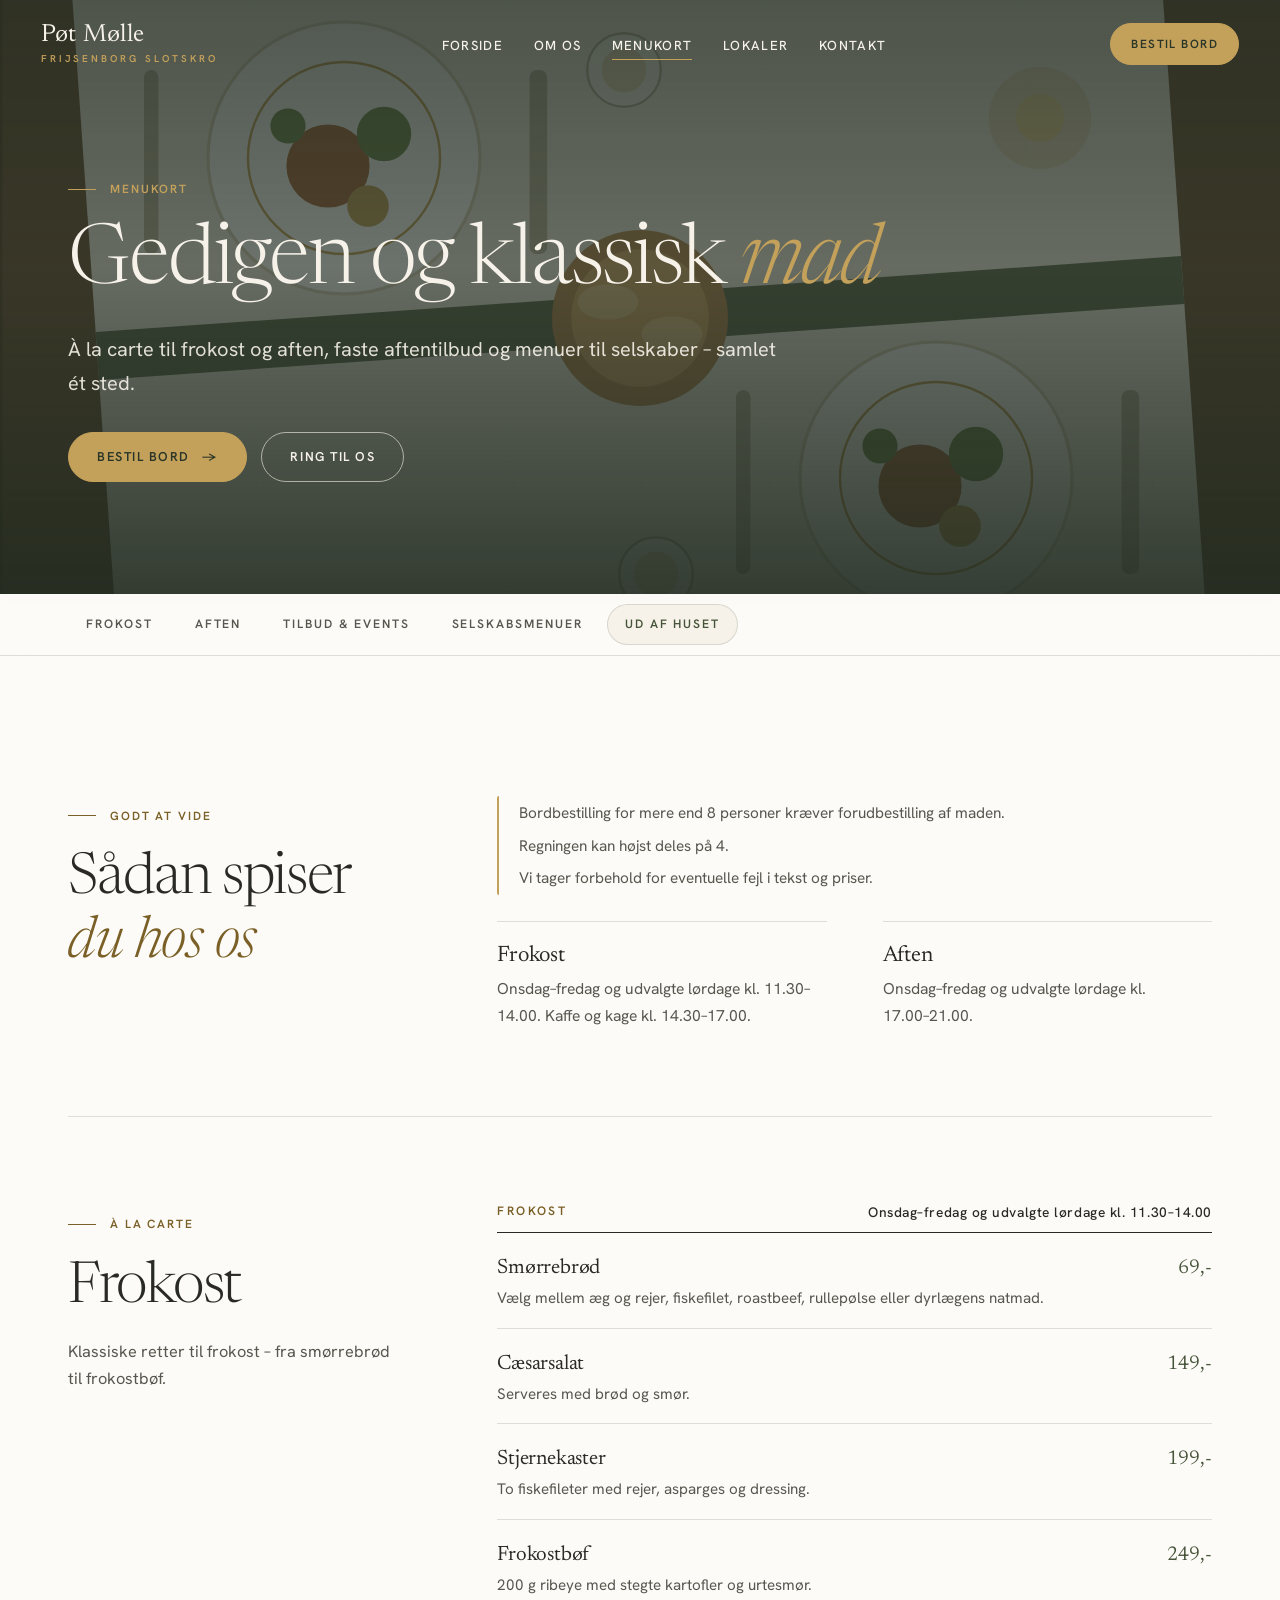
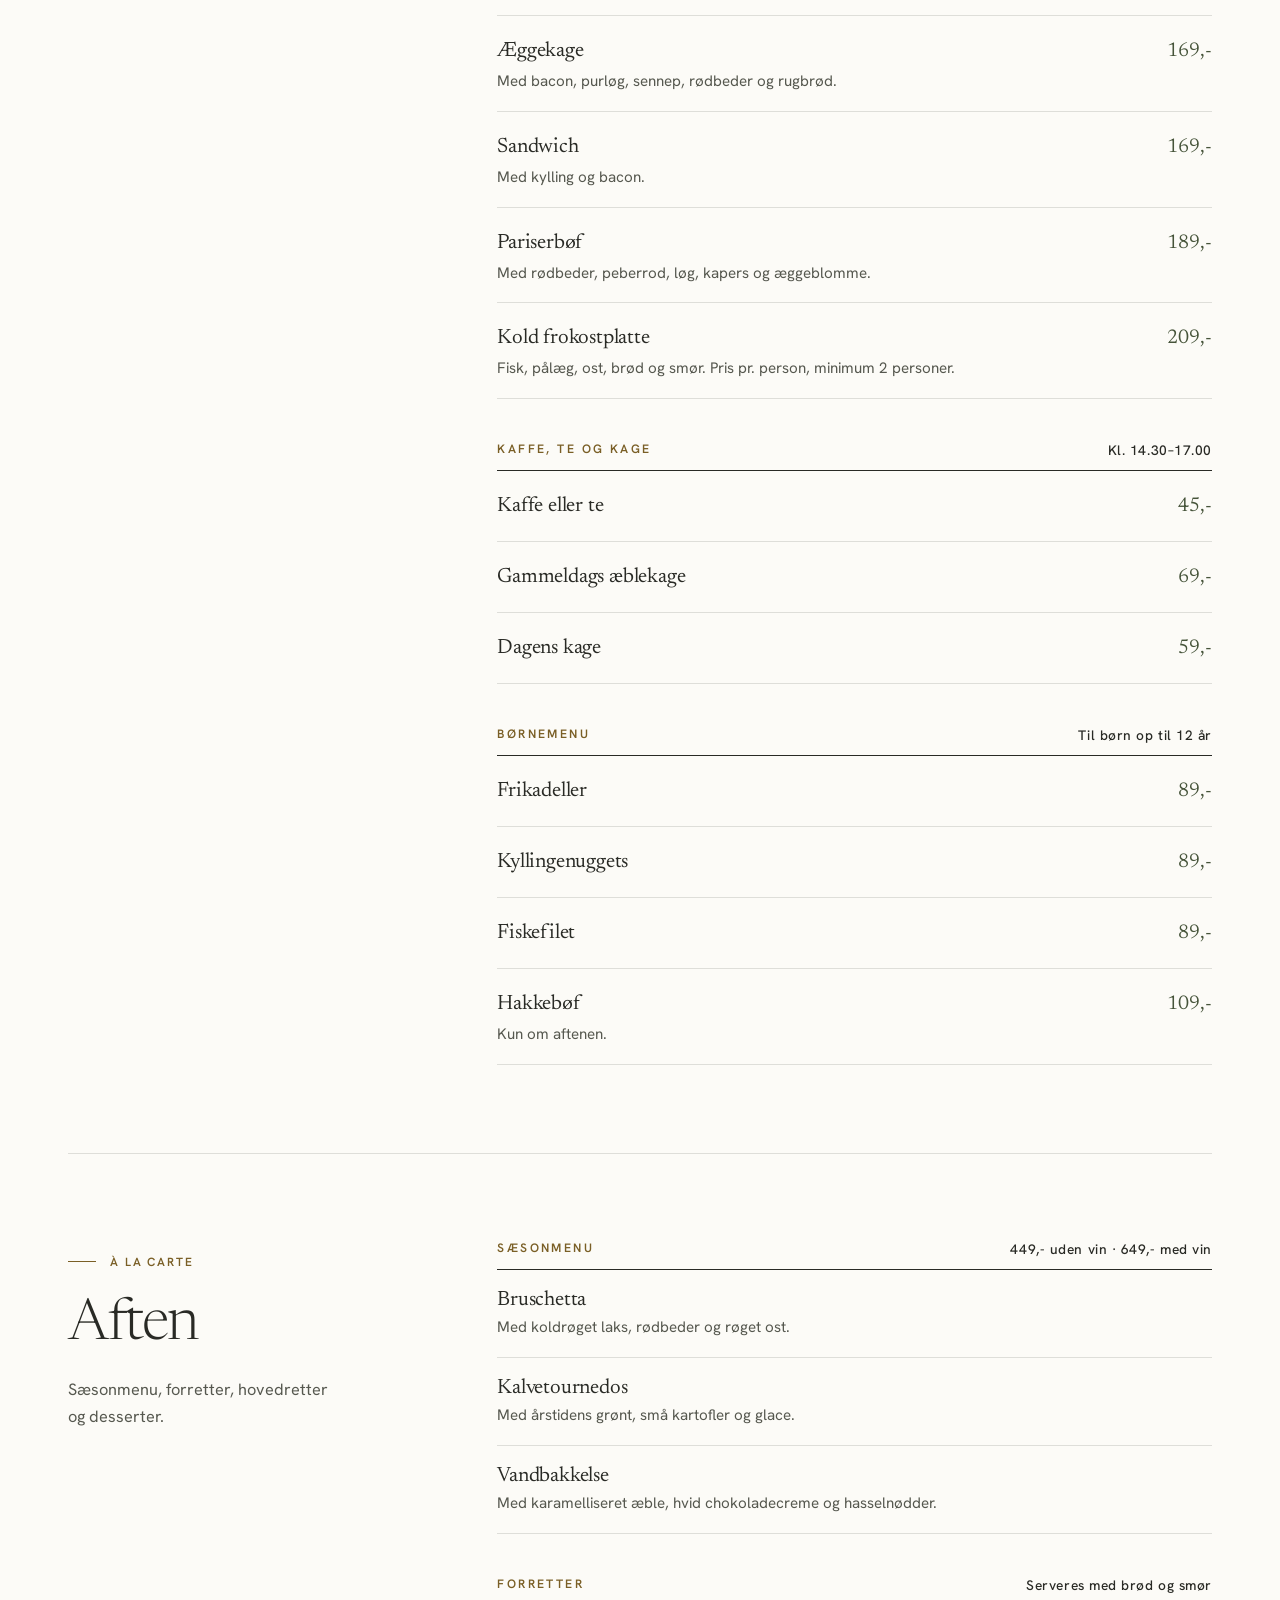
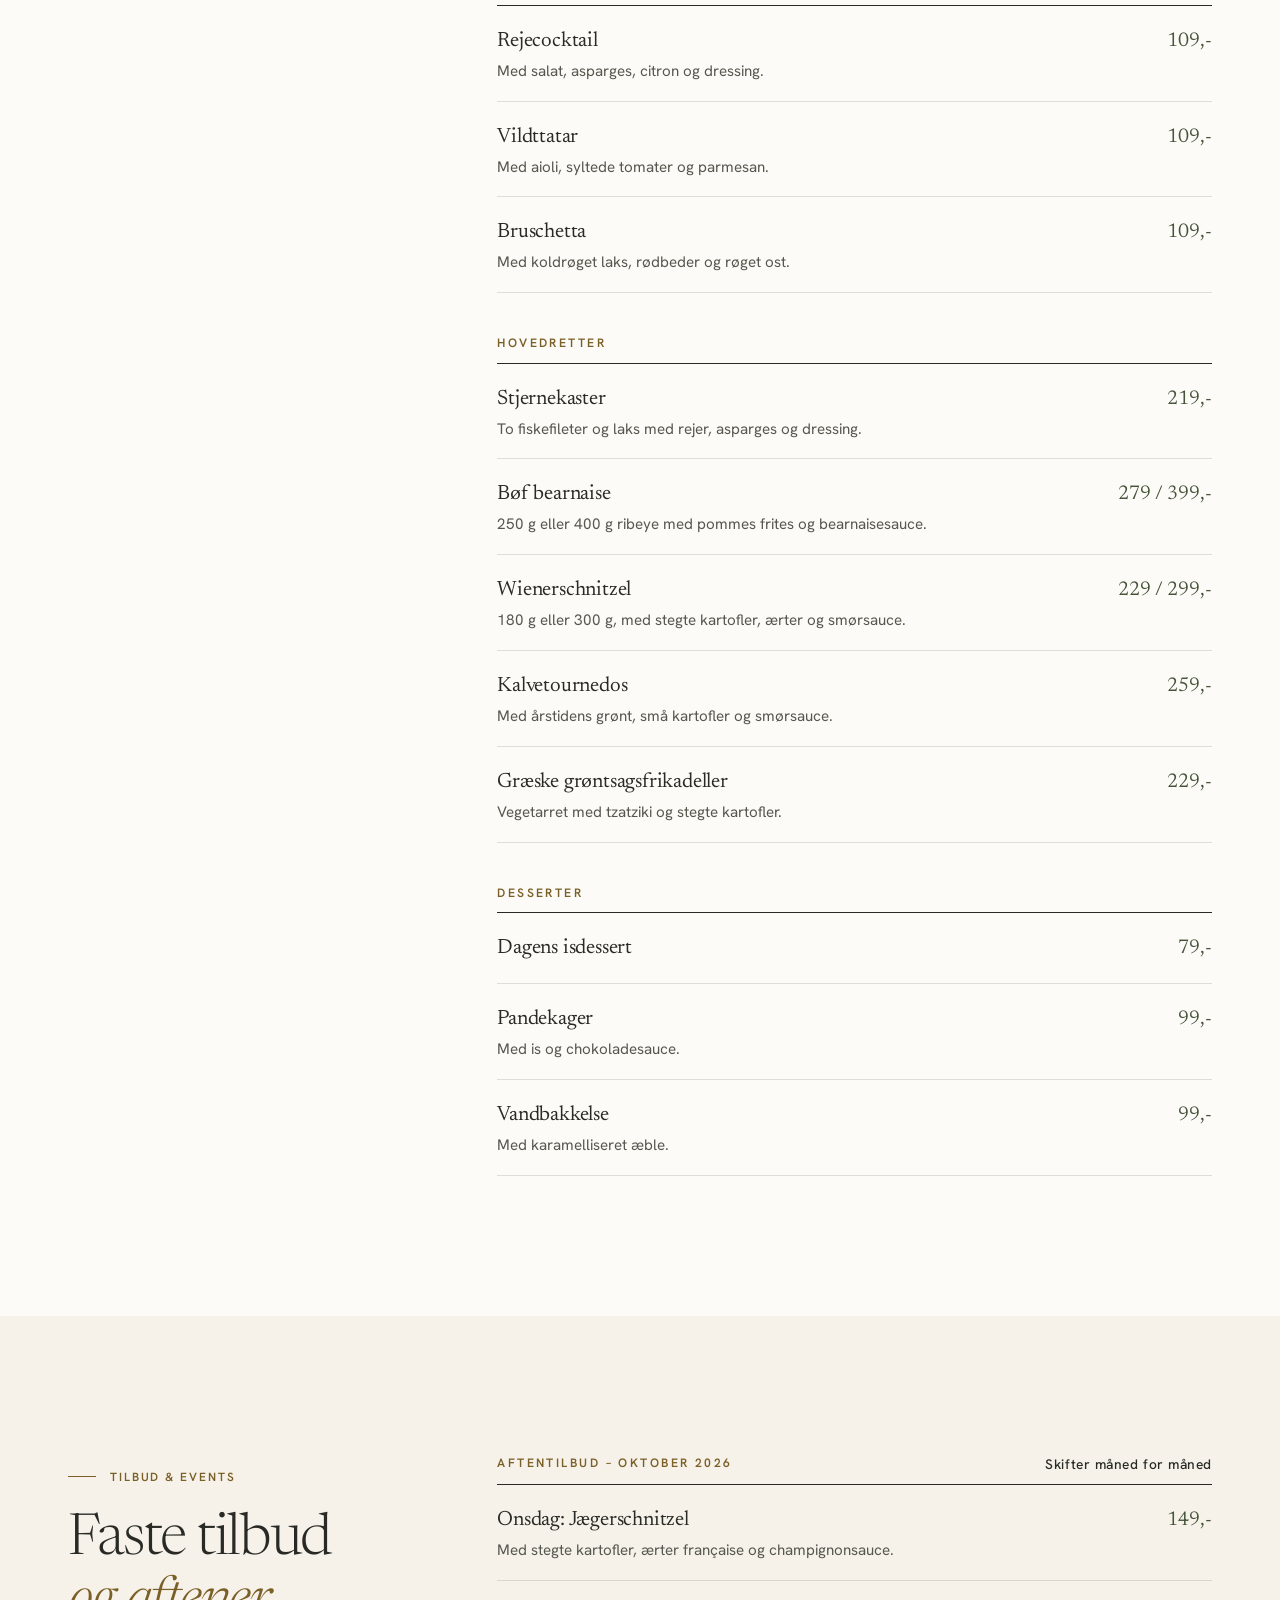
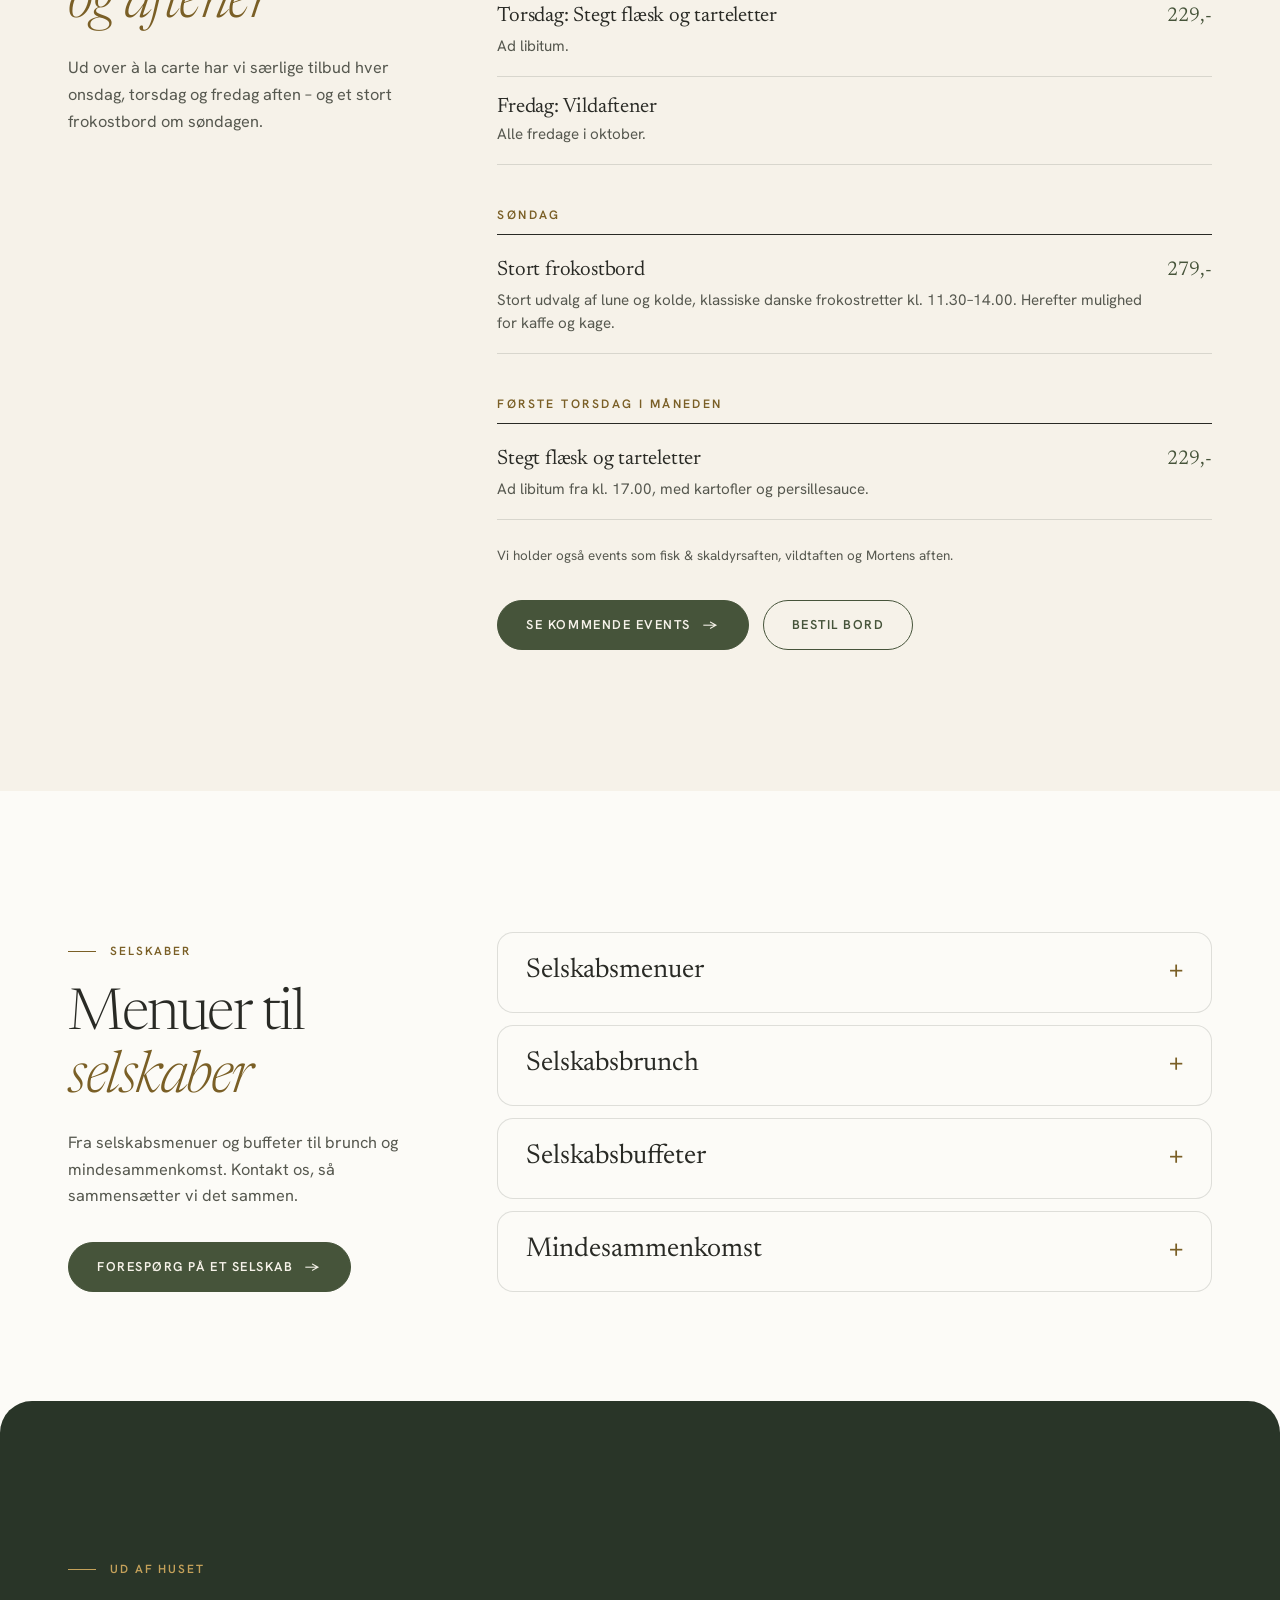
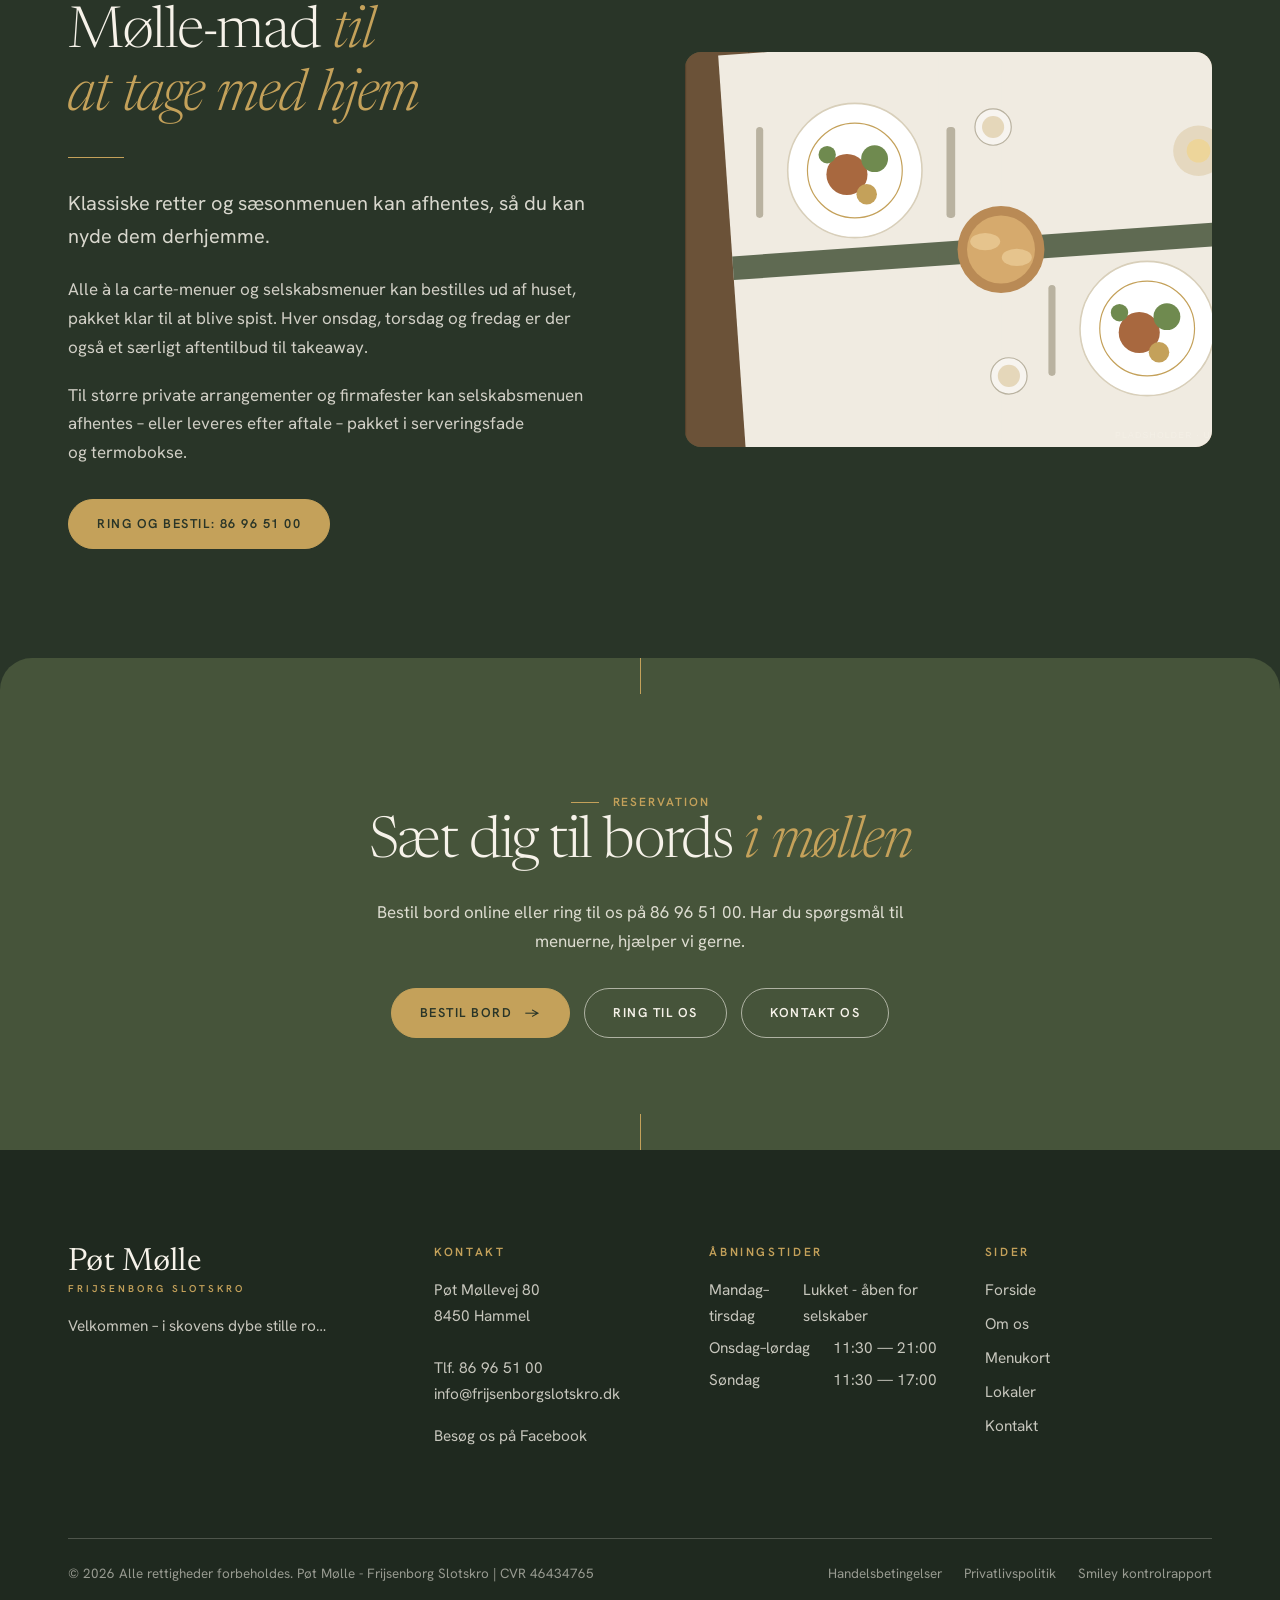
<file: menukort.html>
<!doctype html>
<html lang="da">
<head>
  <meta charset="utf-8">
  <meta name="viewport" content="width=device-width, initial-scale=1">
  <title>Menukort – frokost, aften og selskaber | Pøt Mølle, Frijsenborg Slotskro</title>
  <meta name="description" content="Menukort fra Pøt Mølle: à la carte til frokost og aften, faste aftentilbud, selskabsmenuer, buffeter og mad ud af huset.">
  <link rel="canonical" href="https://xn--ptmlle-byac.dk/menukort.html">
  <meta name="theme-color" content="#293528">

  <meta property="og:type" content="website">
  <meta property="og:locale" content="da_DK">
  <meta property="og:site_name" content="Pøt Mølle – Frijsenborg Slotskro">
  <meta property="og:title" content="Menukort – frokost, aften og selskaber | Pøt Mølle, Frijsenborg Slotskro">
  <meta property="og:description" content="Menukort fra Pøt Mølle: à la carte til frokost og aften, faste aftentilbud, selskabsmenuer, buffeter og mad ud af huset.">
  <meta property="og:url" content="https://xn--ptmlle-byac.dk/menukort.html">
  <meta property="og:image" content="https://xn--ptmlle-byac.dk/wp-content/uploads/2020/12/test-aflang2-1024x369.jpg">
  <meta name="twitter:card" content="summary_large_image">

  <link rel="icon" href="https://xn--ptmlle-byac.dk/wp-content/uploads/2024/11/cropped-PoetMoellelogo-270x270.jpg">
  <script>document.documentElement.classList.add("js");</script>
  <link rel="preconnect" href="https://fonts.googleapis.com">
  <link rel="preconnect" href="https://fonts.gstatic.com" crossorigin>
  <link rel="stylesheet" href="https://fonts.googleapis.com/css2?family=Hanken+Grotesk:wght@400;500;600&family=Newsreader:ital,opsz,wght@0,6..72,300;0,6..72,400;1,6..72,300;1,6..72,400&display=swap">
  <link rel="stylesheet" href="css/styles.css">
</head>

<body>
  <a class="skip-link" href="#main">Spring til indhold</a>

  <!-- ===== Header ===== -->
  <header class="site-header" data-header>
    <div class="container site-header__inner">
      <a class="brand" href="index.html" aria-label="Pøt Mølle – Frijsenborg Slotskro, forside">
        <span class="brand__name">Pøt Mølle</span>
        <span class="brand__sub">Frijsenborg Slotskro</span>
      </a>

      <nav class="nav" aria-label="Hovedmenu">
        <ul class="nav__list">
          <li><a class="nav__link" href="index.html">Forside</a></li>
          <li><a class="nav__link" href="om-os.html">Om os</a></li>
          <li><a class="nav__link" href="menukort.html" aria-current="page">Menukort</a></li>
          <li><a class="nav__link" href="lokaler.html">Lokaler</a></li>
          <li><a class="nav__link" href="kontakt.html">Kontakt</a></li>
        </ul>
      </nav>

      <a class="btn btn--gold btn--small header-cta" href="https://book.easytablebooking.com/book/?id=60224&amp;lang=auto" rel="noopener">Bestil bord</a>

      <button class="menu-toggle" type="button" aria-expanded="false" aria-controls="mobile-nav" data-menu-toggle>
        <span data-menu-label>Menu</span>
        <span class="menu-toggle__bars" aria-hidden="true"><span></span><span></span></span>
      </button>
    </div>
  </header>

  <div class="mobile-nav" id="mobile-nav" role="dialog" aria-label="Menu">
    <nav aria-label="Mobilmenu">
      <ul class="mobile-nav__list">
        <li><a href="index.html">Forside</a></li>
        <li><a href="om-os.html">Om os</a></li>
        <li><a href="menukort.html" aria-current="page">Menukort</a></li>
        <li><a href="lokaler.html">Lokaler</a></li>
        <li><a href="kontakt.html">Kontakt</a></li>
      </ul>
    </nav>
    <div class="mobile-nav__foot">
      <a class="btn btn--gold" href="https://book.easytablebooking.com/book/?id=60224&amp;lang=auto" rel="noopener">Bestil bord</a>
      <a class="btn btn--ghost-light" href="tel:+4586965100">Tlf. 86 96 51 00</a>
      <p>Pøt Møllevej 80, 8450 Hammel</p>
    </div>
  </div>

  
  <main id="main">
    <section class="hero hero--page hero--dim" aria-labelledby="page-title">
      <div class="hero__media">
        <img src="images/frokostbord.svg" alt="Pladsholder: Dækket bord set ovenfra" fetchpriority="high" decoding="async" style="object-position:center 40%">
      </div>
      <div class="container hero__content">
        <p class="eyebrow">Menukort</p>
        <h1 class="h1" id="page-title">Gedigen og klassisk <em>mad</em></h1>
        <p class="hero__intro">À la carte til frokost og aften, faste aftentilbud og menuer til selskaber – samlet ét sted.</p>
        <div class="btn-row"><a class="btn btn--gold" href="https://book.easytablebooking.com/book/?id=60224&amp;lang=auto" rel="noopener">Bestil bord <span class="arrow" aria-hidden="true">→</span></a><a class="btn btn--ghost-light" href="tel:+4586965100">Ring til os</a></div>
      </div>
    </section>
    <nav class="subnav" aria-label="Menukort – sektioner"><ul><li><a href="#frokost">Frokost</a></li><li><a href="#aften">Aften</a></li><li><a href="#tilbud">Tilbud &amp; events</a></li><li><a href="#selskaber">Selskabsmenuer</a></li><li><a href="#udafhuset">Ud af huset</a></li></ul></nav>

    <section class="section section--paper" aria-labelledby="menu-title">
      <div class="container">
        <div class="menu-block" style="padding-top:0;border-top:0;padding-bottom:clamp(40px,6vw,64px)">
          <div class="menu-block__head reveal">
            <p class="eyebrow">Godt at vide</p>
            <h2 class="h2" id="menu-title">Sådan spiser <em>du hos os</em></h2>
          </div>
          <div class="reveal reveal--delay-1">
            <div class="callout">
              <p>Bordbestilling for mere end 8 personer kræver forudbestilling af maden.</p>
              <p>Regningen kan højst deles på 4.</p>
              <p>Vi tager forbehold for eventuelle fejl i tekst og priser.</p>
            </div>
            <div class="info-grid">
              <div class="info-item"><h3>Frokost</h3><p>Onsdag–fredag og udvalgte lørdage kl. 11.30–14.00. Kaffe og kage kl. 14.30–17.00.</p></div>
              <div class="info-item"><h3>Aften</h3><p>Onsdag–fredag og udvalgte lørdage kl. 17.00–21.00.</p></div>
            </div>
          </div>
        </div>

        <div class="menu-block" id="frokost">
          <div class="menu-block__head reveal">
            <p class="eyebrow">À la carte</p>
            <h2 class="h2" id="frokost-title">Frokost</h2>
            <p class="lead">Klassiske retter til frokost – fra smørrebrød til frokostbøf.</p>
          </div>
          <div class="reveal reveal--delay-1"><div class="menu-group"><h3 class="menu-group__title">Frokost<span>Onsdag–fredag og udvalgte lørdage kl. 11.30–14.00</span></h3><ul class="menu-list"><li class="menu-item"><h4 class="menu-item__name">Smørrebrød</h4><p class="menu-item__desc">Vælg mellem æg og rejer, fiskefilet, roastbeef, rullepølse eller dyrlægens natmad.</p><span class="menu-item__price">69,-</span></li><li class="menu-item"><h4 class="menu-item__name">Cæsarsalat</h4><p class="menu-item__desc">Serveres med brød og smør.</p><span class="menu-item__price">149,-</span></li><li class="menu-item"><h4 class="menu-item__name">Stjernekaster</h4><p class="menu-item__desc">To fiskefileter med rejer, asparges og dressing.</p><span class="menu-item__price">199,-</span></li><li class="menu-item"><h4 class="menu-item__name">Frokostbøf</h4><p class="menu-item__desc">200 g ribeye med stegte kartofler og urtesmør.</p><span class="menu-item__price">249,-</span></li><li class="menu-item"><h4 class="menu-item__name">Æggekage</h4><p class="menu-item__desc">Med bacon, purløg, sennep, rødbeder og rugbrød.</p><span class="menu-item__price">169,-</span></li><li class="menu-item"><h4 class="menu-item__name">Sandwich</h4><p class="menu-item__desc">Med kylling og bacon.</p><span class="menu-item__price">169,-</span></li><li class="menu-item"><h4 class="menu-item__name">Pariserbøf</h4><p class="menu-item__desc">Med rødbeder, peberrod, løg, kapers og æggeblomme.</p><span class="menu-item__price">189,-</span></li><li class="menu-item"><h4 class="menu-item__name">Kold frokostplatte</h4><p class="menu-item__desc">Fisk, pålæg, ost, brød og smør. Pris pr. person, minimum 2 personer.</p><span class="menu-item__price">209,-</span></li></ul></div><div class="menu-group"><h3 class="menu-group__title">Kaffe, te og kage<span>Kl. 14.30–17.00</span></h3><ul class="menu-list"><li class="menu-item"><h4 class="menu-item__name">Kaffe eller te</h4><span class="menu-item__price">45,-</span></li><li class="menu-item"><h4 class="menu-item__name">Gammeldags æblekage</h4><span class="menu-item__price">69,-</span></li><li class="menu-item"><h4 class="menu-item__name">Dagens kage</h4><span class="menu-item__price">59,-</span></li></ul></div><div class="menu-group"><h3 class="menu-group__title">Børnemenu<span>Til børn op til 12 år</span></h3><ul class="menu-list"><li class="menu-item"><h4 class="menu-item__name">Frikadeller</h4><span class="menu-item__price">89,-</span></li><li class="menu-item"><h4 class="menu-item__name">Kyllingenuggets</h4><span class="menu-item__price">89,-</span></li><li class="menu-item"><h4 class="menu-item__name">Fiskefilet</h4><span class="menu-item__price">89,-</span></li><li class="menu-item"><h4 class="menu-item__name">Hakkebøf</h4><p class="menu-item__desc">Kun om aftenen.</p><span class="menu-item__price">109,-</span></li></ul></div></div>
        </div>

        <div class="menu-block" id="aften">
          <div class="menu-block__head reveal">
            <p class="eyebrow">À la carte</p>
            <h2 class="h2" id="aften-title">Aften</h2>
            <p class="lead">Sæsonmenu, forretter, hovedretter og desserter.</p>
          </div>
          <div class="reveal reveal--delay-1"><div class="menu-group"><h3 class="menu-group__title">Sæsonmenu<span>449,- uden vin · 649,- med vin</span></h3><ul class="menu-list"><li class="menu-item"><h4 class="menu-item__name">Bruschetta</h4><p class="menu-item__desc">Med koldrøget laks, rødbeder og røget ost.</p></li><li class="menu-item"><h4 class="menu-item__name">Kalvetournedos</h4><p class="menu-item__desc">Med årstidens grønt, små kartofler og glace.</p></li><li class="menu-item"><h4 class="menu-item__name">Vandbakkelse</h4><p class="menu-item__desc">Med karamelliseret æble, hvid chokoladecreme og hasselnødder.</p></li></ul></div><div class="menu-group"><h3 class="menu-group__title">Forretter<span>Serveres med brød og smør</span></h3><ul class="menu-list"><li class="menu-item"><h4 class="menu-item__name">Rejecocktail</h4><p class="menu-item__desc">Med salat, asparges, citron og dressing.</p><span class="menu-item__price">109,-</span></li><li class="menu-item"><h4 class="menu-item__name">Vildttatar</h4><p class="menu-item__desc">Med aioli, syltede tomater og parmesan.</p><span class="menu-item__price">109,-</span></li><li class="menu-item"><h4 class="menu-item__name">Bruschetta</h4><p class="menu-item__desc">Med koldrøget laks, rødbeder og røget ost.</p><span class="menu-item__price">109,-</span></li></ul></div><div class="menu-group"><h3 class="menu-group__title">Hovedretter</h3><ul class="menu-list"><li class="menu-item"><h4 class="menu-item__name">Stjernekaster</h4><p class="menu-item__desc">To fiskefileter og laks med rejer, asparges og dressing.</p><span class="menu-item__price">219,-</span></li><li class="menu-item"><h4 class="menu-item__name">Bøf bearnaise</h4><p class="menu-item__desc">250 g eller 400 g ribeye med pommes frites og bearnaisesauce.</p><span class="menu-item__price">279 / 399,-</span></li><li class="menu-item"><h4 class="menu-item__name">Wienerschnitzel</h4><p class="menu-item__desc">180 g eller 300 g, med stegte kartofler, ærter og smørsauce.</p><span class="menu-item__price">229 / 299,-</span></li><li class="menu-item"><h4 class="menu-item__name">Kalvetournedos</h4><p class="menu-item__desc">Med årstidens grønt, små kartofler og smørsauce.</p><span class="menu-item__price">259,-</span></li><li class="menu-item"><h4 class="menu-item__name">Græske grøntsagsfrikadeller</h4><p class="menu-item__desc">Vegetarret med tzatziki og stegte kartofler.</p><span class="menu-item__price">229,-</span></li></ul></div><div class="menu-group"><h3 class="menu-group__title">Desserter</h3><ul class="menu-list"><li class="menu-item"><h4 class="menu-item__name">Dagens isdessert</h4><span class="menu-item__price">79,-</span></li><li class="menu-item"><h4 class="menu-item__name">Pandekager</h4><p class="menu-item__desc">Med is og chokoladesauce.</p><span class="menu-item__price">99,-</span></li><li class="menu-item"><h4 class="menu-item__name">Vandbakkelse</h4><p class="menu-item__desc">Med karamelliseret æble.</p><span class="menu-item__price">99,-</span></li></ul></div></div>
        </div>
      </div>
    </section>

    <section class="section section--ivory" id="tilbud" aria-labelledby="tilbud-title">
      <div class="container">
        <div class="menu-block" style="padding-block:0;border-top:0">
          <div class="menu-block__head reveal">
            <p class="eyebrow">Tilbud &amp; events</p>
            <h2 class="h2" id="tilbud-title">Faste tilbud <em>og aftener</em></h2>
            <p class="lead">Ud over à la carte har vi særlige tilbud hver onsdag, torsdag og fredag aften – og et stort frokostbord om søndagen.</p>
          </div>
          <div class="reveal reveal--delay-1">
            <div class="menu-group"><h3 class="menu-group__title">Aftentilbud – oktober 2026<span>Skifter måned for måned</span></h3><ul class="menu-list"><li class="menu-item"><h4 class="menu-item__name">Onsdag: Jægerschnitzel</h4><p class="menu-item__desc">Med stegte kartofler, ærter française og champignonsauce.</p><span class="menu-item__price">149,-</span></li><li class="menu-item"><h4 class="menu-item__name">Torsdag: Stegt flæsk og tarteletter</h4><p class="menu-item__desc">Ad libitum.</p><span class="menu-item__price">229,-</span></li><li class="menu-item"><h4 class="menu-item__name">Fredag: Vildaftener</h4><p class="menu-item__desc">Alle fredage i oktober.</p></li></ul></div>
            <div class="menu-group"><h3 class="menu-group__title">Søndag</h3><ul class="menu-list"><li class="menu-item"><h4 class="menu-item__name">Stort frokostbord</h4><p class="menu-item__desc">Stort udvalg af lune og kolde, klassiske danske frokostretter kl. 11.30–14.00. Herefter mulighed for kaffe og kage.</p><span class="menu-item__price">279,-</span></li></ul></div>
            <div class="menu-group"><h3 class="menu-group__title">Første torsdag i måneden</h3><ul class="menu-list"><li class="menu-item"><h4 class="menu-item__name">Stegt flæsk og tarteletter</h4><p class="menu-item__desc">Ad libitum fra kl. 17.00, med kartofler og persillesauce.</p><span class="menu-item__price">229,-</span></li></ul></div>
            <p style="margin-top:1.6rem" class="fineprint">Vi holder også events som fisk &amp; skaldyrsaften, vildtaften og Mortens aften.</p>
            <div class="btn-row"><a class="btn" href="https://book.easytable.com/book/?id=60224&amp;lang=auto" rel="noopener">Se kommende events <span class="arrow" aria-hidden="true">→</span></a><a class="btn btn--ghost" href="https://book.easytablebooking.com/book/?id=60224&amp;lang=auto" rel="noopener">Bestil bord</a></div>
          </div>
        </div>
      </div>
    </section>

    <section class="section section--paper" id="selskaber" aria-labelledby="selskaber-title">
      <div class="container">
        <div class="menu-block" style="padding-block:0;border-top:0">
          <div class="menu-block__head reveal">
            <p class="eyebrow">Selskaber</p>
            <h2 class="h2" id="selskaber-title">Menuer til <em>selskaber</em></h2>
            <p class="lead">Fra selskabsmenuer og buffeter til brunch og mindesammenkomst. Kontakt os, så sammensætter vi det sammen.</p>
            <div class="btn-row"><a class="btn" href="lokaler.html#forespoergsel">Forespørg på et selskab <span class="arrow" aria-hidden="true">→</span></a></div>
          </div>
          <div class="accordion reveal reveal--delay-1">
            <details>
              <summary>Selskabsmenuer</summary>
              <div class="accordion__body">
                <div class="menu-group"><h3 class="menu-group__title">Forretter</h3><ul class="menu-list"><li class="menu-item"><h4 class="menu-item__name">Sæsonens suppe</h4><p class="menu-item__desc">Hønsekød-, løg-, asparges- eller svampesuppe.</p><span class="menu-item__price">99,-</span></li><li class="menu-item"><h4 class="menu-item__name">Rejecocktail</h4><p class="menu-item__desc">Med salat, asparges, citron og dressing.</p><span class="menu-item__price">109,-</span></li><li class="menu-item"><h4 class="menu-item__name">Røget ørredmousse</h4><p class="menu-item__desc">Med citron, frisésalat og sprød rugbrød.</p><span class="menu-item__price">109,-</span></li><li class="menu-item"><h4 class="menu-item__name">Serranoskinke</h4><p class="menu-item__desc">Med melon, mozzarella, rucolasalat og dressing.</p><span class="menu-item__price">109,-</span></li><li class="menu-item"><h4 class="menu-item__name">Fisketallerken</h4><p class="menu-item__desc">Fisk og skaldyr efter sæsonen.</p><span class="menu-item__price">139,-</span></li><li class="menu-item"><h4 class="menu-item__name">Hjemmelavet tunmousse</h4><p class="menu-item__desc">Med rejer, små salater, citron og dressing.</p><span class="menu-item__price">109,-</span></li><li class="menu-item"><h4 class="menu-item__name">Hønsesalat</h4><p class="menu-item__desc">Med bacon og urter.</p><span class="menu-item__price">109,-</span></li><li class="menu-item"><h4 class="menu-item__name">Tarteletter</h4><p class="menu-item__desc">Med høns i asparges, 2 stk. pr. person.</p><span class="menu-item__price">109,-</span></li><li class="menu-item"><h4 class="menu-item__name">Duet med varm- og koldrøget laks</h4><p class="menu-item__desc">Med små salater, tomat, citron og urtedressing.</p><span class="menu-item__price">119,-</span></li><li class="menu-item"><h4 class="menu-item__name">Røget dyrekølle</h4><p class="menu-item__desc">Med mandler, brøndkarse og portvinsdressing.</p><span class="menu-item__price">129,-</span></li></ul></div>
                <div class="menu-group"><h3 class="menu-group__title">Hovedretter</h3><ul class="menu-list"><li class="menu-item"><h4 class="menu-item__name">Hvidløgsmarineret svinefilet</h4><p class="menu-item__desc">Med små stegte kartofler, tzatziki og årstidens salat.</p><span class="menu-item__price">219,-</span></li><li class="menu-item"><h4 class="menu-item__name">Stegt unghane</h4><p class="menu-item__desc">Med timiankartofler, skysauce og årstidens grøntsager.</p><span class="menu-item__price">259,-</span></li><li class="menu-item"><h4 class="menu-item__name">Gammeldags oksesteg</h4><p class="menu-item__desc">Med flødesauce, hvide kartofler, perleløg, tyttebær og årstidens grøntsager.</p><span class="menu-item__price">249,-</span></li><li class="menu-item"><h4 class="menu-item__name">Rosmarinstegt lammekrone</h4><p class="menu-item__desc">Med stegte kartofler, ratatouille, lammeskysauce og årstidens grøntsager.</p><span class="menu-item__price">279,-</span></li><li class="menu-item"><h4 class="menu-item__name">Langtidsstegt oksemørbrad</h4><p class="menu-item__desc">Med trøffelglace, pommes anna og årstidens grønt.</p><span class="menu-item__price">359,-</span></li><li class="menu-item"><h4 class="menu-item__name">Flæskesteg med sprød svær</h4><p class="menu-item__desc">Med hvide og brune kartofler, skysauce, surt, sødt og chips.</p><span class="menu-item__price">219,-</span></li><li class="menu-item"><h4 class="menu-item__name">Kalvesteg stegt som vildt</h4><p class="menu-item__desc">Med flødesauce, hvide og brune kartofler, halve æbler med gelé, waldorfsalat, surt og sødt.</p><span class="menu-item__price">259,-</span></li><li class="menu-item"><h4 class="menu-item__name">Helstegt kalvefilet</h4><p class="menu-item__desc">Med pebersauce, timiankartofler og årstidens grøntsager.</p><span class="menu-item__price">259,-</span></li><li class="menu-item"><h4 class="menu-item__name">Højrebsbøf</h4><p class="menu-item__desc">Med rødvinsglace, pommes anna og årstidens grøntsager.</p><span class="menu-item__price">299,-</span></li><li class="menu-item"><h4 class="menu-item__name">Krondyrfilet med skovens urter</h4><p class="menu-item__desc">Med vildtsauce, pommes duchesse, flamberede svampe, waldorfsalat, surt og sødt.</p><span class="menu-item__price">369,-</span></li></ul></div>
                <div class="menu-group"><h3 class="menu-group__title">Desserter</h3><ul class="menu-list"><li class="menu-item"><h4 class="menu-item__name">Citronfromage</h4><p class="menu-item__desc">Med flødeskum.</p><span class="menu-item__price">89,-</span></li><li class="menu-item"><h4 class="menu-item__name">Tiramisu</h4><p class="menu-item__desc">Hjemmelavet italiensk klassiker.</p><span class="menu-item__price">109,-</span></li><li class="menu-item"><h4 class="menu-item__name">Nøddekurv</h4><p class="menu-item__desc">Med is fra Voel Ismejeri og frisk frugt.</p><span class="menu-item__price">119,-</span></li><li class="menu-item"><h4 class="menu-item__name">Gateau Marcel</h4><p class="menu-item__desc">Med vaniljeis fra Voel Ismejeri.</p><span class="menu-item__price">119,-</span></li><li class="menu-item"><h4 class="menu-item__name">Hjemmelavede pandekager</h4><p class="menu-item__desc">Med is fra Voel Ismejeri og chokoladesauce.</p><span class="menu-item__price">99,-</span></li><li class="menu-item"><h4 class="menu-item__name">Chokoladefondant</h4><p class="menu-item__desc">Med is fra Voel Ismejeri og bærcoulis.</p><span class="menu-item__price">109,-</span></li><li class="menu-item"><h4 class="menu-item__name">Hjemmelavet islagkage fra Voel Ismejeri</h4><p class="menu-item__desc">Med bær og chokolade.</p><span class="menu-item__price">119,-</span></li><li class="menu-item"><h4 class="menu-item__name">Køkkenchefens dessertallerken</h4><span class="menu-item__price">149,-</span></li></ul></div>
                <div class="menu-group"><h3 class="menu-group__title">Til kaffen</h3><ul class="menu-list"><li class="menu-item"><h4 class="menu-item__name">Kaffe og te ad libitum</h4><span class="menu-item__price">45,-</span></li><li class="menu-item"><h4 class="menu-item__name">Kringle</h4><span class="menu-item__price">45,-</span></li><li class="menu-item"><h4 class="menu-item__name">Kransekage</h4><p class="menu-item__desc">Anretning med 3 stk.</p><span class="menu-item__price">54,-</span></li><li class="menu-item"><h4 class="menu-item__name">Gammeldags æblekage</h4><p class="menu-item__desc">Med flødeskum.</p><span class="menu-item__price">69,-</span></li><li class="menu-item"><h4 class="menu-item__name">Småkager</h4><span class="menu-item__price">45,-</span></li><li class="menu-item"><h4 class="menu-item__name">Lagkage</h4><span class="menu-item__price">54,-</span></li><li class="menu-item"><h4 class="menu-item__name">Petit fours</h4><p class="menu-item__desc">Anretning med 3 stk.</p><span class="menu-item__price">54,-</span></li></ul></div>
                <div class="menu-group"><h3 class="menu-group__title">Natmad</h3><ul class="menu-list"><li class="menu-item"><h4 class="menu-item__name">Årstidens suppe</h4><p class="menu-item__desc">Fx hønsekød-, løg-, asparges- eller svampesuppe.</p><span class="menu-item__price">89,-</span></li><li class="menu-item"><h4 class="menu-item__name">Biksemad</h4><p class="menu-item__desc">Med rugbrød, rødbeder og spejlæg.</p><span class="menu-item__price">89,-</span></li><li class="menu-item"><h4 class="menu-item__name">Lune boller</h4><p class="menu-item__desc">Med mindst 3 slags pålæg.</p><span class="menu-item__price">89,-</span></li><li class="menu-item"><h4 class="menu-item__name">Pizza</h4><p class="menu-item__desc">Mindst 3 forskellige.</p><span class="menu-item__price">99,-</span></li><li class="menu-item"><h4 class="menu-item__name">Frikadeller</h4><p class="menu-item__desc">Med kold kartoffelsalat, rødbeder og rugbrød.</p><span class="menu-item__price">89,-</span></li><li class="menu-item"><h4 class="menu-item__name">Æggekage</h4><p class="menu-item__desc">Med bacon, rugbrød, sennep og purløg.</p><span class="menu-item__price">89,-</span></li><li class="menu-item"><h4 class="menu-item__name">Lav-selv-hotdogs</h4><p class="menu-item__desc">Med det hele.</p><span class="menu-item__price">99,-</span></li><li class="menu-item"><h4 class="menu-item__name">Pølsebord</h4><p class="menu-item__desc">Med mindst 5 slags pølser, tilbehør, brød og smør.</p><span class="menu-item__price">139,-</span></li></ul></div>
              </div>
            </details>
            <details>
              <summary>Selskabsbrunch</summary>
              <div class="accordion__body">
                <p>Brunch kan serveres for selskaber over 20 personer ved forudbestilling. Den er ad libitum og starter kl. 10.00, hvorefter lokalet er til rådighed i 4 timer. Børn under 2 år er gratis.</p>
                <div class="menu-group"><h3 class="menu-group__title">Brunchbuffet 1</h3><ul class="menu-list"><li class="menu-item"><h4 class="menu-item__name">Pålæg, blødkogte æg og koldrøget laks</h4><p class="menu-item__desc">Udvalg af pålæg med tilbehør, scrambled eggs med stegt bacon og baked beans, stegte små pølser, kanelsnegl og croissanter, ostebræt, frisk frugt, surdejs landbrød, blandede rundstykker og rugbrød. Hertil kaffe, te og juice ad libitum.</p><span class="menu-item__price">319,-</span></li></ul></div>
                <div class="menu-group"><h3 class="menu-group__title">Brunchbuffet 2</h3><ul class="menu-list"><li class="menu-item"><h4 class="menu-item__name">Som Brunchbuffet 1 – og desuden</h4><p class="menu-item__desc">Skyr med friske bær og granola, æggemuffins med chorizo og ost, pandekager med chokoladesauce og bær samt scones med marmelade og lemon curd.</p><span class="menu-item__price">379,-</span></li></ul></div>
              </div>
            </details>
            <details>
              <summary>Selskabsbuffeter</summary>
              <div class="accordion__body">
                <p>Buffeterne kan serveres for selskaber over 20 personer – i huset eller ud af huset. Børn under 10 år betaler halv pris. Alle buffeter er inklusive brød og smør og én valgfri sauce: skysauce, pebersauce eller whiskysauce.</p>
                <div class="menu-group"><h3 class="menu-group__title">Buffet<span>Tilkøb pr. person: kolde 30,- · varme 40,- · desserter 30,-</span></h3><ul class="menu-list"><li class="menu-item"><h4 class="menu-item__name">Buffet 1</h4><p class="menu-item__desc">4 kolde retter, 4 varme retter og 3 desserter.</p><span class="menu-item__price">449,-</span></li><li class="menu-item"><h4 class="menu-item__name">Buffet 2</h4><p class="menu-item__desc">5 kolde retter, 5 varme retter og 4 desserter.</p><span class="menu-item__price">529,-</span></li><li class="menu-item"><h4 class="menu-item__name">Buffet 3</h4><p class="menu-item__desc">7 kolde retter, 7 varme retter og 4 desserter.</p><span class="menu-item__price">599,-</span></li></ul></div>
                <div class="menu-two">
                  <div class="menu-group"><h3 class="menu-group__title">Kolde retter</h3><ul class="menu-list">
                    <li class="menu-item"><h4 class="menu-item__name">Hjemmelavet tunmousse med små salater</h4></li><li class="menu-item"><h4 class="menu-item__name">Æg og rejer med mayo</h4></li><li class="menu-item"><h4 class="menu-item__name">Hvid sild med karrysalat</h4></li><li class="menu-item"><h4 class="menu-item__name">Stegte sild med peberrod og kapers</h4></li><li class="menu-item"><h4 class="menu-item__name">Varmrøget laks med brøndkarse</h4></li><li class="menu-item"><h4 class="menu-item__name">Kold røget laks med urtedressing</h4></li><li class="menu-item"><h4 class="menu-item__name">Røget hellefisk og sennepscreme</h4></li><li class="menu-item"><h4 class="menu-item__name">Dampet laks med rejer</h4></li><li class="menu-item"><h4 class="menu-item__name">Hønsesalat med bacon</h4></li><li class="menu-item"><h4 class="menu-item__name">Røget dyrekølle med mandler</h4></li><li class="menu-item"><h4 class="menu-item__name">Serranoskinke med melon</h4></li><li class="menu-item"><h4 class="menu-item__name">Kold kartoffelsalat</h4></li><li class="menu-item"><h4 class="menu-item__name">Grøn salat med hjemmelavet dressing</h4></li><li class="menu-item"><h4 class="menu-item__name">Broccolisalat</h4></li>
                  </ul></div>
                  <div class="menu-group"><h3 class="menu-group__title">Varme retter</h3><ul class="menu-list">
                    <li class="menu-item"><h4 class="menu-item__name">Fiskefilet med remoulade og citron</h4></li><li class="menu-item"><h4 class="menu-item__name">Lun leverpostej med rødbeder</h4></li><li class="menu-item"><h4 class="menu-item__name">Frikadeller med surt</h4></li><li class="menu-item"><h4 class="menu-item__name">Tarteletter med høns i asparges</h4></li><li class="menu-item"><h4 class="menu-item__name">Mørbrad à la crème med surt</h4></li><li class="menu-item"><h4 class="menu-item__name">Porchetta</h4></li><li class="menu-item"><h4 class="menu-item__name">Farseret kalkun</h4></li><li class="menu-item"><h4 class="menu-item__name">Langtidsstegt kalveculotte</h4></li><li class="menu-item"><h4 class="menu-item__name">Græske frikadeller</h4></li><li class="menu-item"><h4 class="menu-item__name">Hjemmelavet grøntsagstærte</h4></li><li class="menu-item"><h4 class="menu-item__name">Stegt unghane</h4></li><li class="menu-item"><h4 class="menu-item__name">Stegte grøntsager</h4></li><li class="menu-item"><h4 class="menu-item__name">Stegte kartofler med timian</h4></li><li class="menu-item"><h4 class="menu-item__name">Flødekartofler</h4></li><li class="menu-item"><h4 class="menu-item__name">Hvide kartofler med persille</h4></li><li class="menu-item"><h4 class="menu-item__name">Kartoffelrösti med bacon</h4></li>
                  </ul></div>
                </div>
                <div class="menu-group"><h3 class="menu-group__title">Desserter</h3><ul class="menu-list"><li class="menu-item"><h4 class="menu-item__name">Bærtærte med vaniljecreme</h4></li><li class="menu-item"><h4 class="menu-item__name">Gammeldags æblekage med flødeskum</h4></li><li class="menu-item"><h4 class="menu-item__name">Ostebord med kiks og tilbehør</h4></li><li class="menu-item"><h4 class="menu-item__name">Hindbærmazarin med lakridscreme</h4></li><li class="menu-item"><h4 class="menu-item__name">Brownie med hvid chokoladecreme</h4></li><li class="menu-item"><h4 class="menu-item__name">Is fra Voel Ismejeri</h4></li></ul></div>
              </div>
            </details>
            <details>
              <summary>Mindesammenkomst</summary>
              <div class="accordion__body">
                <div class="menu-group"><h3 class="menu-group__title">Mindesammenkomst</h3><ul class="menu-list"><li class="menu-item"><h4 class="menu-item__name">Franskbrød</h4><p class="menu-item__desc">Med rullepølse, hamburgerryg eller ost. Anbefales 2 pr. person.</p><span class="menu-item__price">55,-</span></li><li class="menu-item"><h4 class="menu-item__name">Smørrebrød</h4><p class="menu-item__desc">Klassisk smørrebrød. Anbefales 2–3 pr. person.</p><span class="menu-item__price">55,-</span></li><li class="menu-item"><h4 class="menu-item__name">Bolle med smør</h4><span class="menu-item__price">39,-</span></li><li class="menu-item"><h4 class="menu-item__name">Bolle med smør og pålæg eller ost</h4><span class="menu-item__price">49,-</span></li><li class="menu-item"><h4 class="menu-item__name">Hjemmebagte småkager</h4><span class="menu-item__price">39,-</span></li><li class="menu-item"><h4 class="menu-item__name">Hjemmebagt kringle</h4><span class="menu-item__price">45,-</span></li><li class="menu-item"><h4 class="menu-item__name">Kaffe eller te</h4><span class="menu-item__price">45,-</span></li><li class="menu-item"><h4 class="menu-item__name">Petit four</h4><span class="menu-item__price">54,-</span></li><li class="menu-item"><h4 class="menu-item__name">Lagkage</h4><p class="menu-item__desc">Pris pr. person.</p><span class="menu-item__price">54,-</span></li></ul></div>
              </div>
            </details>
          </div>
        </div>
      </div>
    </section>

    <section class="section section--forest" id="udafhuset" aria-labelledby="ud-title">
      <div class="container split">
        <div class="split__body prose reveal">
          <p class="eyebrow">Ud af huset</p>
          <h2 class="h2" id="ud-title">Mølle-mad <em>til at tage med hjem</em></h2>
          <hr class="divider">
          <p class="lead">Klassiske retter og sæsonmenuen kan afhentes, så du kan nyde dem derhjemme.</p>
          <p>Alle à la carte-menuer og selskabsmenuer kan bestilles ud af huset, pakket klar til at blive spist. Hver onsdag, torsdag og fredag er der også et særligt aftentilbud til takeaway.</p>
          <p>Til større private arrangementer og firmafester kan selskabsmenuen afhentes – eller leveres efter aftale – pakket i serveringsfade og termobokse.</p>
          <div class="btn-row"><a class="btn btn--gold" href="tel:+4586965100">Ring og bestil: 86 96 51 00</a></div>
        </div>
        <div class="split__media reveal reveal--delay-1"><div class="frame"><img src="images/frokostbord.svg" alt="Pladsholder: Mad pakket til afhentning" loading="lazy" decoding="async" style="object-position:left center"></div></div>
      </div>
    </section>
    <section class="cta-band" aria-labelledby="cta-title">
      <div class="container reveal">
        <p class="eyebrow">Reservation</p>
        <h2 class="h2" id="cta-title">Sæt dig til bords <em>i møllen</em></h2>
        <p>Bestil bord online eller ring til os på 86 96 51 00. Har du spørgsmål til menuerne, hjælper vi gerne.</p>
        <div class="btn-row"><a class="btn btn--gold" href="https://book.easytablebooking.com/book/?id=60224&amp;lang=auto" rel="noopener">Bestil bord <span class="arrow" aria-hidden="true">→</span></a><a class="btn btn--ghost-light" href="tel:+4586965100">Ring til os</a><a class="btn btn--ghost-light" href="kontakt.html">Kontakt os</a></div>
      </div>
    </section>

  </main>

  <footer class="site-footer">
    <div class="container">
      <div class="footer__grid">
        <div class="footer__brand">
          <a class="brand" href="index.html" aria-label="Pøt Mølle – forside">
            <span class="brand__name">Pøt Mølle</span>
            <span class="brand__sub">Frijsenborg Slotskro</span>
          </a>
          <p>Velkommen – i skovens dybe stille ro…</p>
        </div>

        <div>
          <h3>Kontakt</h3>
          <address>
            Pøt Møllevej 80<br>8450 Hammel<br><br>
            <a href="tel:+4586965100">Tlf. 86 96 51 00</a><br>
            <a href="mailto:info@frijsenborgslotskro.dk">info@frijsenborgslotskro.dk</a>
          </address>
          <p style="margin-top:1rem"><a href="https://www.facebook.com/poetmoelle/" rel="noopener" target="_blank">Besøg os på Facebook<span class="visually-hidden"> (åbner i nyt vindue)</span></a></p>
        </div>

        <div>
          <h3>Åbningstider</h3>
          <div class="footer__hours">
            <div><span>Mandag–tirsdag</span><span>Lukket - åben for selskaber</span></div>
            <div><span>Onsdag–lørdag</span><span>11:30 — 21:00</span></div>
            <div><span>Søndag</span><span>11:30 — 17:00</span></div>
          </div>
        </div>

        <div>
          <h3>Sider</h3>
          <ul>
            <li><a href="index.html">Forside</a></li>
            <li><a href="om-os.html">Om os</a></li>
            <li><a href="menukort.html">Menukort</a></li>
            <li><a href="lokaler.html">Lokaler</a></li>
            <li><a href="kontakt.html">Kontakt</a></li>
          </ul>
        </div>
      </div>

      <div class="footer__bottom">
        <span>© 2026 Alle rettigheder forbeholdes. Pøt Mølle - Frijsenborg Slotskro | CVR 46434765</span>
        <ul>
          <li><a href="https://xn--ptmlle-byac.dk/handelsbetingelser/">Handelsbetingelser</a></li>
          <li><a href="https://xn--ptmlle-byac.dk/privatlivspolitik/">Privatlivspolitik</a></li>
          <li><a href="https://www.findsmiley.dk/760318" rel="noopener">Smiley kontrolrapport</a></li>
        </ul>
      </div>
    </div>
  </footer>

  <script src="js/main.js" defer></script>
</body>
</html>
</file>
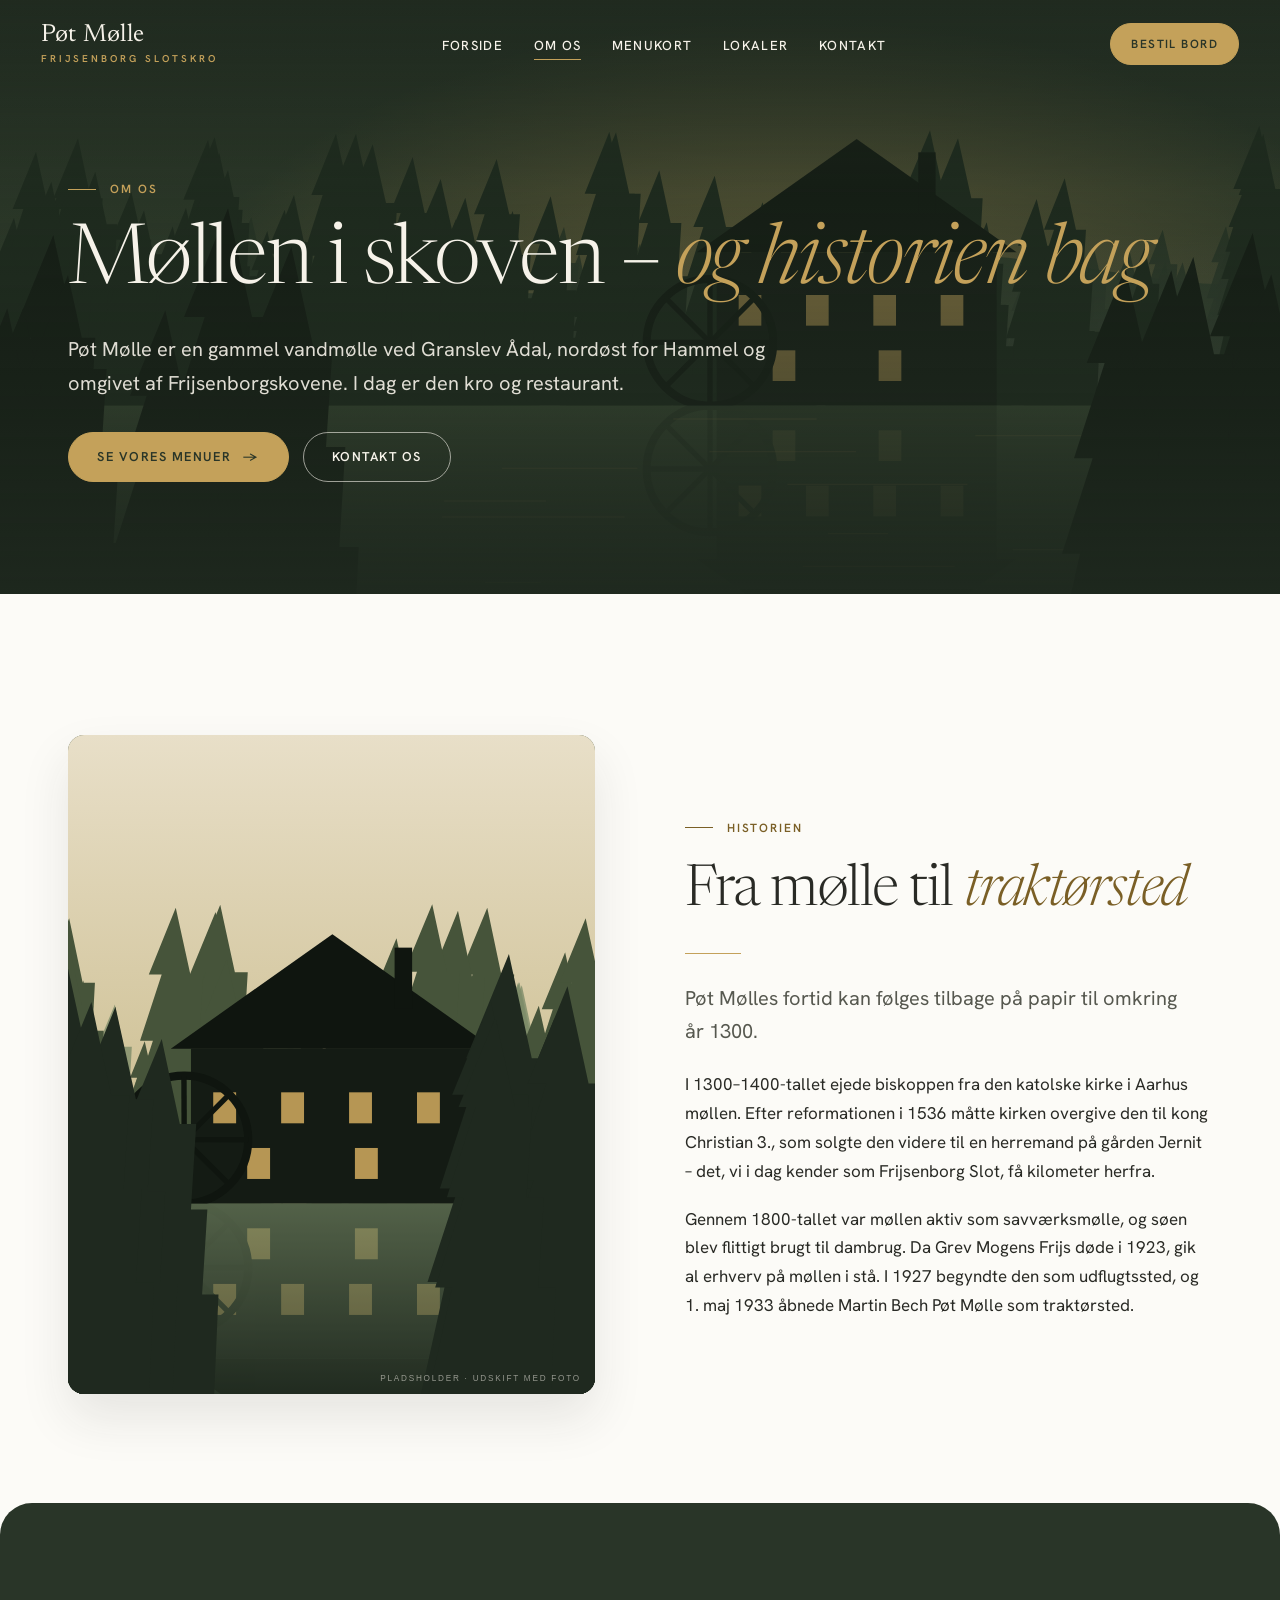
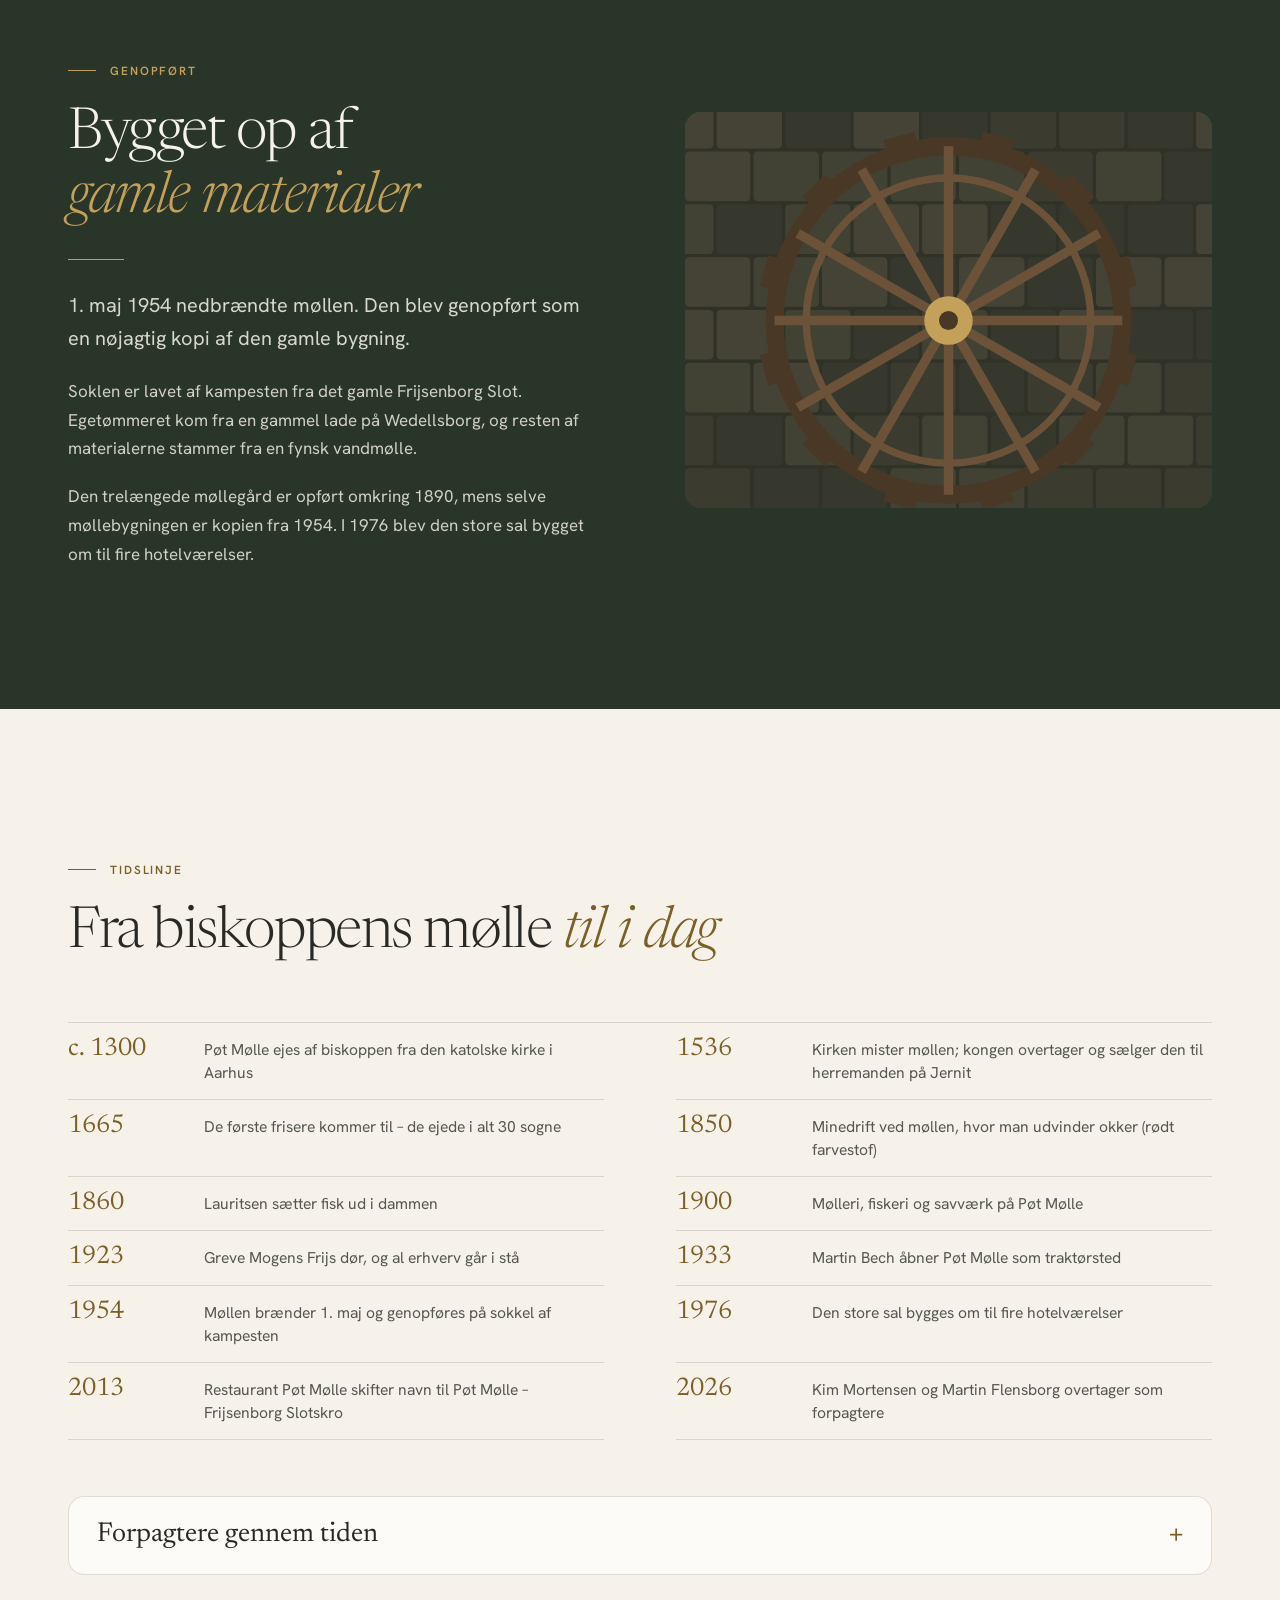
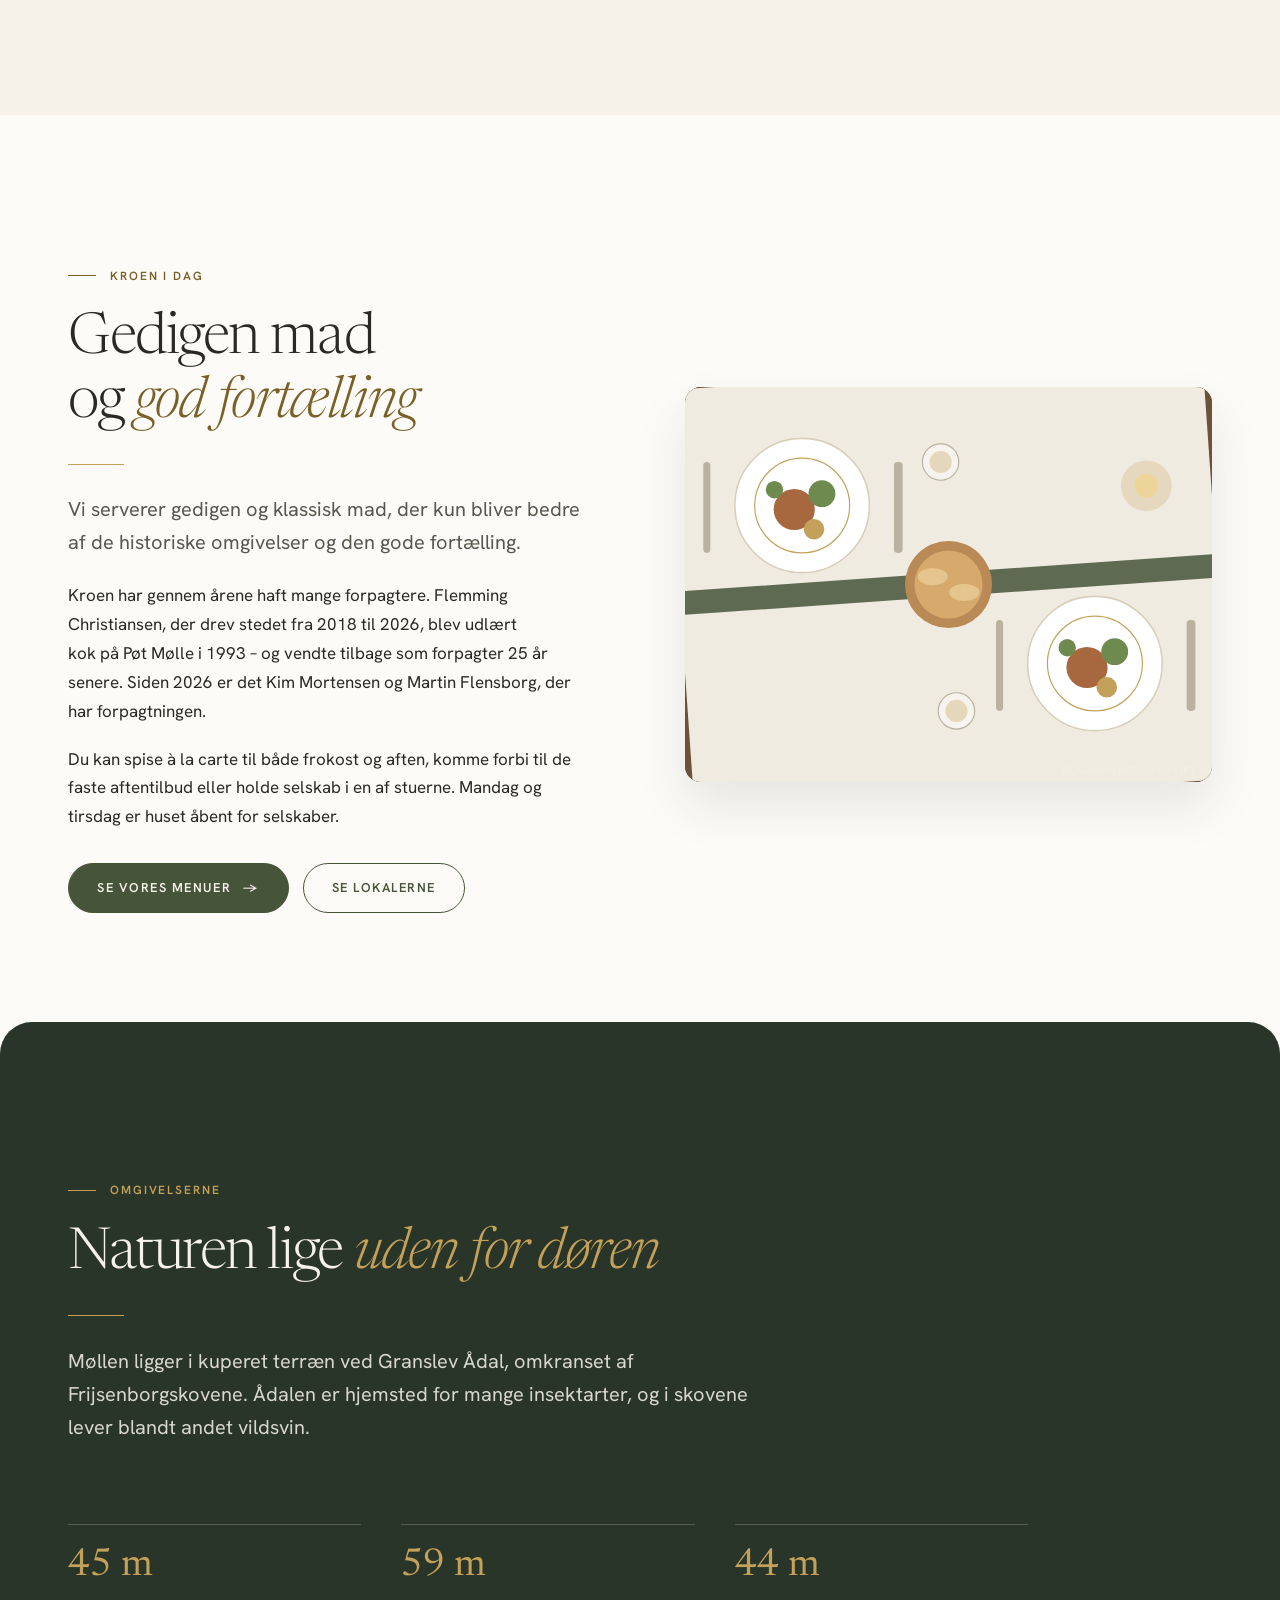
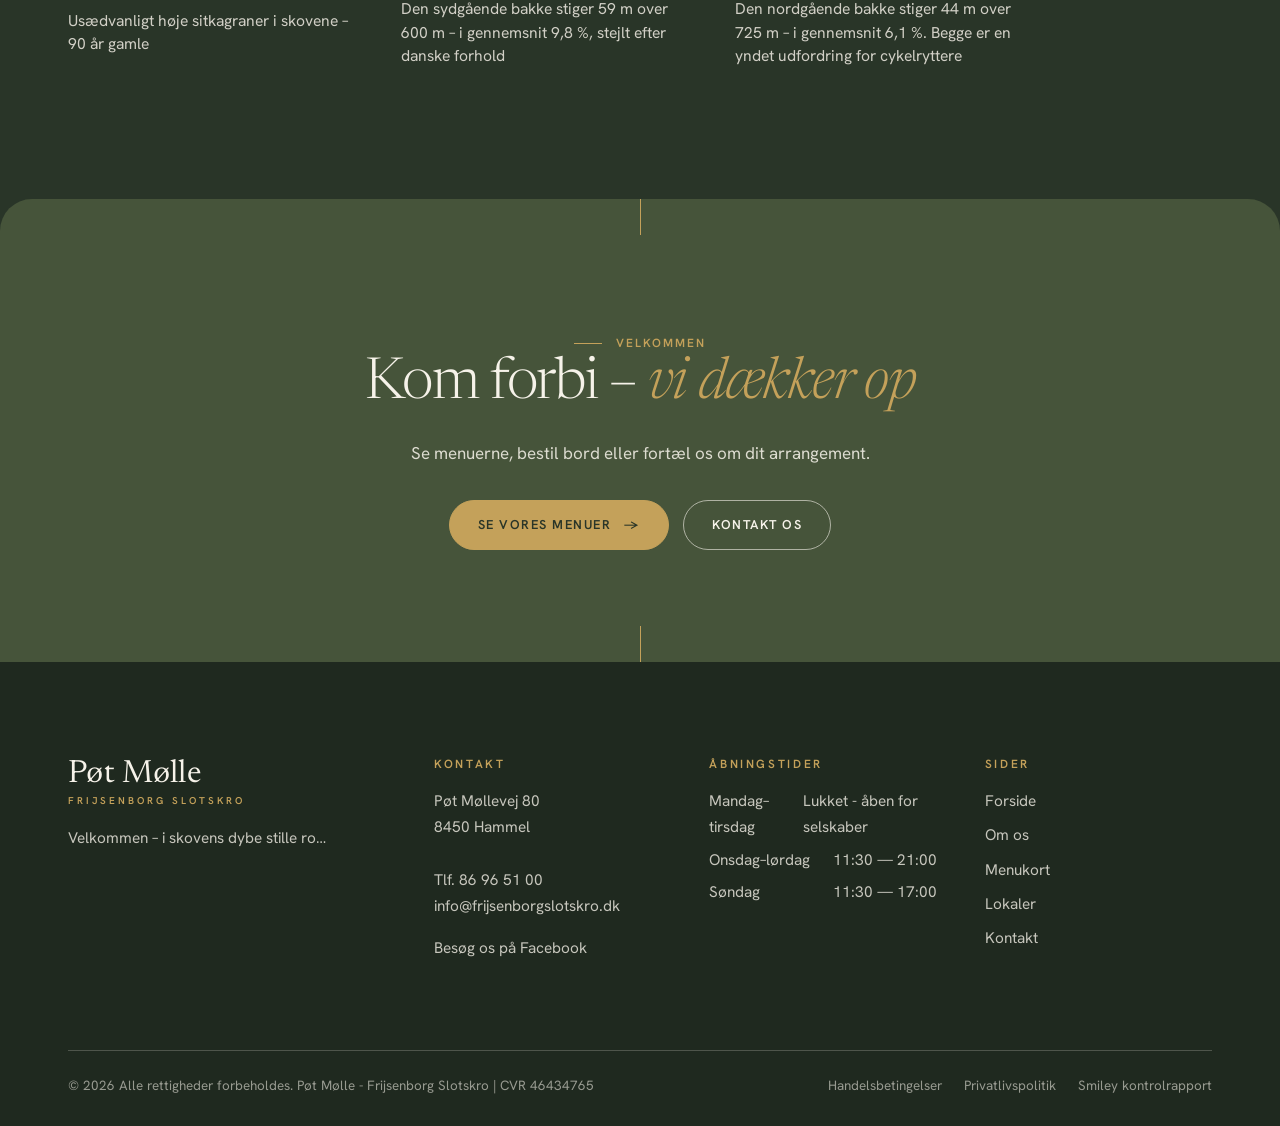
<file: om-os.html>
<!doctype html>
<html lang="da">
<head>
  <meta charset="utf-8">
  <meta name="viewport" content="width=device-width, initial-scale=1">
  <title>Om os – Pøt Mølle, Frijsenborg Slotskro | Mølle og kro ved Hammel</title>
  <meta name="description" content="Pøt Mølles historie: fra biskoppens mølle omkring år 1300 til kro og restaurant i Frijsenborgskovene ved Hammel.">
  <link rel="canonical" href="https://xn--ptmlle-byac.dk/om-os.html">
  <meta name="theme-color" content="#293528">

  <meta property="og:type" content="website">
  <meta property="og:locale" content="da_DK">
  <meta property="og:site_name" content="Pøt Mølle – Frijsenborg Slotskro">
  <meta property="og:title" content="Om os – Pøt Mølle, Frijsenborg Slotskro | Mølle og kro ved Hammel">
  <meta property="og:description" content="Pøt Mølles historie: fra biskoppens mølle omkring år 1300 til kro og restaurant i Frijsenborgskovene ved Hammel.">
  <meta property="og:url" content="https://xn--ptmlle-byac.dk/om-os.html">
  <meta property="og:image" content="https://xn--ptmlle-byac.dk/wp-content/uploads/2020/12/test-aflang2-1024x369.jpg">
  <meta name="twitter:card" content="summary_large_image">

  <link rel="icon" href="https://xn--ptmlle-byac.dk/wp-content/uploads/2024/11/cropped-PoetMoellelogo-270x270.jpg">
  <script>document.documentElement.classList.add("js");</script>
  <link rel="preconnect" href="https://fonts.googleapis.com">
  <link rel="preconnect" href="https://fonts.gstatic.com" crossorigin>
  <link rel="stylesheet" href="https://fonts.googleapis.com/css2?family=Hanken+Grotesk:wght@400;500;600&family=Newsreader:ital,opsz,wght@0,6..72,300;0,6..72,400;1,6..72,300;1,6..72,400&display=swap">
  <link rel="stylesheet" href="css/styles.css">
</head>

<body>
  <a class="skip-link" href="#main">Spring til indhold</a>

  <!-- ===== Header ===== -->
  <header class="site-header" data-header>
    <div class="container site-header__inner">
      <a class="brand" href="index.html" aria-label="Pøt Mølle – Frijsenborg Slotskro, forside">
        <span class="brand__name">Pøt Mølle</span>
        <span class="brand__sub">Frijsenborg Slotskro</span>
      </a>

      <nav class="nav" aria-label="Hovedmenu">
        <ul class="nav__list">
          <li><a class="nav__link" href="index.html">Forside</a></li>
          <li><a class="nav__link" href="om-os.html" aria-current="page">Om os</a></li>
          <li><a class="nav__link" href="menukort.html">Menukort</a></li>
          <li><a class="nav__link" href="lokaler.html">Lokaler</a></li>
          <li><a class="nav__link" href="kontakt.html">Kontakt</a></li>
        </ul>
      </nav>

      <a class="btn btn--gold btn--small header-cta" href="https://book.easytablebooking.com/book/?id=60224&amp;lang=auto" rel="noopener">Bestil bord</a>

      <button class="menu-toggle" type="button" aria-expanded="false" aria-controls="mobile-nav" data-menu-toggle>
        <span data-menu-label>Menu</span>
        <span class="menu-toggle__bars" aria-hidden="true"><span></span><span></span></span>
      </button>
    </div>
  </header>

  <div class="mobile-nav" id="mobile-nav" role="dialog" aria-label="Menu">
    <nav aria-label="Mobilmenu">
      <ul class="mobile-nav__list">
        <li><a href="index.html">Forside</a></li>
        <li><a href="om-os.html" aria-current="page">Om os</a></li>
        <li><a href="menukort.html">Menukort</a></li>
        <li><a href="lokaler.html">Lokaler</a></li>
        <li><a href="kontakt.html">Kontakt</a></li>
      </ul>
    </nav>
    <div class="mobile-nav__foot">
      <a class="btn btn--gold" href="https://book.easytablebooking.com/book/?id=60224&amp;lang=auto" rel="noopener">Bestil bord</a>
      <a class="btn btn--ghost-light" href="tel:+4586965100">Tlf. 86 96 51 00</a>
      <p>Pøt Møllevej 80, 8450 Hammel</p>
    </div>
  </div>

  
  <main id="main">
    <section class="hero hero--page" aria-labelledby="page-title">
      <div class="hero__media">
        <img src="images/skov.svg" alt="Pladsholder: Pøt Mølle omkranset af skov ved Granslev Ådal" fetchpriority="high" decoding="async" style="object-position:center 55%">
      </div>
      <div class="container hero__content">
        <p class="eyebrow">Om os</p>
        <h1 class="h1" id="page-title">Møllen i skoven – <em>og historien bag</em></h1>
        <p class="hero__intro">Pøt Mølle er en gammel vandmølle ved Granslev Ådal, nordøst for Hammel og omgivet af Frijsenborgskovene. I dag er den kro og restaurant.</p>
        <div class="btn-row"><a class="btn btn--gold" href="menukort.html">Se vores menuer <span class="arrow" aria-hidden="true">→</span></a><a class="btn btn--ghost-light" href="kontakt.html">Kontakt os</a></div>
      </div>
    </section>

    <section class="section section--paper" aria-labelledby="hist-title">
      <div class="container split">
        <div class="split__media split__media--tall reveal"><div class="frame"><img src="images/moellen.svg" alt="Pladsholder: Pøt Mølle ved mølledammen" loading="lazy" decoding="async"></div></div>
        <div class="split__body prose reveal reveal--delay-1">
          <p class="eyebrow">Historien</p>
          <h2 class="h2" id="hist-title">Fra mølle til <em>traktørsted</em></h2>
          <hr class="divider">
          <p class="lead">Pøt Mølles fortid kan følges tilbage på papir til omkring år 1300.</p>
          <p>I 1300–1400-tallet ejede biskoppen fra den katolske kirke i Aarhus møllen. Efter reformationen i 1536 måtte kirken overgive den til kong Christian 3., som solgte den videre til en herremand på gården Jernit – det, vi i dag kender som Frijsenborg Slot, få kilometer herfra.</p>
          <p>Gennem 1800-tallet var møllen aktiv som savværksmølle, og søen blev flittigt brugt til dambrug. Da Grev Mogens Frijs døde i 1923, gik al erhverv på møllen i stå. I 1927 begyndte den som udflugtssted, og 1. maj 1933 åbnede Martin Bech Pøt Mølle som traktørsted.</p>
        </div>
      </div>
    </section>

    <section class="section section--forest" aria-labelledby="rebuild-title">
      <div class="container split split--reverse">
        <div class="split__media reveal"><div class="frame"><img src="images/moellehjul.svg" alt="Pladsholder: Detalje af møllehjulet" loading="lazy" decoding="async" style="object-position:center"></div></div>
        <div class="split__body prose reveal reveal--delay-1">
          <p class="eyebrow">Genopført</p>
          <h2 class="h2" id="rebuild-title">Bygget op af <em>gamle materialer</em></h2>
          <hr class="divider">
          <p class="lead">1. maj 1954 nedbrændte møllen. Den blev genopført som en nøjagtig kopi af den gamle bygning.</p>
          <p>Soklen er lavet af kampesten fra det gamle Frijsenborg Slot. Egetømmeret kom fra en gammel lade på Wedellsborg, og resten af materialerne stammer fra en fynsk vandmølle.</p>
          <p>Den trelængede møllegård er opført omkring 1890, mens selve møllebygningen er kopien fra 1954. I 1976 blev den store sal bygget om til fire hotelværelser.</p>
        </div>
      </div>
    </section>

    <section class="section section--ivory" aria-labelledby="timeline-title">
      <div class="container">
        <p class="eyebrow">Tidslinje</p>
        <h2 class="h2" id="timeline-title">Fra biskoppens mølle <em>til i dag</em></h2>
        <ul class="timeline timeline--cols reveal">
          <li><span class="timeline__year">c. 1300</span><span class="timeline__text">Pøt Mølle ejes af biskoppen fra den katolske kirke i Aarhus</span></li>
          <li><span class="timeline__year">1536</span><span class="timeline__text">Kirken mister møllen; kongen overtager og sælger den til herremanden på Jernit</span></li>
          <li><span class="timeline__year">1665</span><span class="timeline__text">De første frisere kommer til – de ejede i alt 30 sogne</span></li>
          <li><span class="timeline__year">1850</span><span class="timeline__text">Minedrift ved møllen, hvor man udvinder okker (rødt farvestof)</span></li>
          <li><span class="timeline__year">1860</span><span class="timeline__text">Lauritsen sætter fisk ud i dammen</span></li>
          <li><span class="timeline__year">1900</span><span class="timeline__text">Mølleri, fiskeri og savværk på Pøt Mølle</span></li>
          <li><span class="timeline__year">1923</span><span class="timeline__text">Greve Mogens Frijs dør, og al erhverv går i stå</span></li>
          <li><span class="timeline__year">1933</span><span class="timeline__text">Martin Bech åbner Pøt Mølle som traktørsted</span></li>
          <li><span class="timeline__year">1954</span><span class="timeline__text">Møllen brænder 1. maj og genopføres på sokkel af kampesten</span></li>
          <li><span class="timeline__year">1976</span><span class="timeline__text">Den store sal bygges om til fire hotelværelser</span></li>
          <li><span class="timeline__year">2013</span><span class="timeline__text">Restaurant Pøt Mølle skifter navn til Pøt Mølle – Frijsenborg Slotskro</span></li>
          <li><span class="timeline__year">2026</span><span class="timeline__text">Kim Mortensen og Martin Flensborg overtager som forpagtere</span></li>
        </ul>
        <div class="accordion reveal" style="margin-top:clamp(32px,5vw,56px)">
          <details>
            <summary>Forpagtere gennem tiden</summary>
            <div class="accordion__body">
              <ul class="timeline">
                <li><span class="timeline__year">1933–54</span><span class="timeline__text">Martin Bech</span></li>
                <li><span class="timeline__year">1954–67</span><span class="timeline__text">Sofie og Poul Lehmann Weng</span></li>
                <li><span class="timeline__year">1967–69</span><span class="timeline__text">Ebba og Arne Hansen</span></li>
                <li><span class="timeline__year">1969–73</span><span class="timeline__text">Ralf Petersen</span></li>
                <li><span class="timeline__year">1973–74</span><span class="timeline__text">Niels Andersen</span></li>
                <li><span class="timeline__year">1974–79</span><span class="timeline__text">Christian Koch</span></li>
                <li><span class="timeline__year">1979–88</span><span class="timeline__text">Grete Koch</span></li>
                <li><span class="timeline__year">1988–2000</span><span class="timeline__text">Hans Mikkelsen</span></li>
                <li><span class="timeline__year">2000–02</span><span class="timeline__text">Niels Wiesauer</span></li>
                <li><span class="timeline__year">2002–06</span><span class="timeline__text">Grete Koch Nielsen</span></li>
                <li><span class="timeline__year">2006–10</span><span class="timeline__text">Helle og Ole Roed</span></li>
                <li><span class="timeline__year">2010–15</span><span class="timeline__text">Jesper Juhl Christensen og Mark Skjødt Nielsen</span></li>
                <li><span class="timeline__year">2016–18</span><span class="timeline__text">Christian Andersen</span></li>
                <li><span class="timeline__year">2018–26</span><span class="timeline__text">Flemming Christiansen</span></li>
                <li><span class="timeline__year">2026–nu</span><span class="timeline__text">Kim Mortensen og Martin Flensborg</span></li>
              </ul>
            </div>
          </details>
        </div>
      </div>
    </section>

    <section class="section section--paper" aria-labelledby="today-title">
      <div class="container split">
        <div class="split__body prose reveal">
          <p class="eyebrow">Kroen i dag</p>
          <h2 class="h2" id="today-title">Gedigen mad og <em>god fortælling</em></h2>
          <hr class="divider">
          <p class="lead">Vi serverer gedigen og klassisk mad, der kun bliver bedre af de historiske omgivelser og den gode fortælling.</p>
          <p>Kroen har gennem årene haft mange forpagtere. Flemming Christiansen, der drev stedet fra 2018 til 2026, blev udlært kok på Pøt Mølle i 1993 – og vendte tilbage som forpagter 25 år senere. Siden 2026 er det Kim Mortensen og Martin Flensborg, der har forpagtningen.</p>
          <p>Du kan spise à la carte til både frokost og aften, komme forbi til de faste aftentilbud eller holde selskab i en af stuerne. Mandag og tirsdag er huset åbent for selskaber.</p>
          <div class="btn-row"><a class="btn" href="menukort.html">Se vores menuer <span class="arrow" aria-hidden="true">→</span></a><a class="btn btn--ghost" href="lokaler.html">Se lokalerne</a></div>
        </div>
        <div class="split__media reveal reveal--delay-1"><div class="frame"><img src="images/frokostbord.svg" alt="Pladsholder: Dækket bord med frokost" loading="lazy" decoding="async"></div></div>
      </div>
    </section>

    <section class="section section--forest" aria-labelledby="nature-title">
      <div class="container reveal">
        <p class="eyebrow">Omgivelserne</p>
        <h2 class="h2" id="nature-title">Naturen lige <em>uden for døren</em></h2>
        <hr class="divider">
        <p class="lead measure">Møllen ligger i kuperet terræn ved Granslev Ådal, omkranset af Frijsenborgskovene. Ådalen er hjemsted for mange insektarter, og i skovene lever blandt andet vildsvin.</p>
        <div class="facts">
          <div class="fact"><span class="fact__num">45 m</span><span class="fact__text">Usædvanligt høje sitkagraner i skovene – 90 år gamle</span></div>
          <div class="fact"><span class="fact__num">59 m</span><span class="fact__text">Den sydgående bakke stiger 59 m over 600 m – i gennemsnit 9,8 %, stejlt efter danske forhold</span></div>
          <div class="fact"><span class="fact__num">44 m</span><span class="fact__text">Den nordgående bakke stiger 44 m over 725 m – i gennemsnit 6,1 %. Begge er en yndet udfordring for cykelryttere</span></div>
        </div>
      </div>
    </section>
    <section class="cta-band" aria-labelledby="cta-title">
      <div class="container reveal">
        <p class="eyebrow">Velkommen</p>
        <h2 class="h2" id="cta-title">Kom forbi – <em>vi dækker op</em></h2>
        <p>Se menuerne, bestil bord eller fortæl os om dit arrangement.</p>
        <div class="btn-row"><a class="btn btn--gold" href="menukort.html">Se vores menuer <span class="arrow" aria-hidden="true">→</span></a><a class="btn btn--ghost-light" href="kontakt.html">Kontakt os</a></div>
      </div>
    </section>

  </main>

  <footer class="site-footer">
    <div class="container">
      <div class="footer__grid">
        <div class="footer__brand">
          <a class="brand" href="index.html" aria-label="Pøt Mølle – forside">
            <span class="brand__name">Pøt Mølle</span>
            <span class="brand__sub">Frijsenborg Slotskro</span>
          </a>
          <p>Velkommen – i skovens dybe stille ro…</p>
        </div>

        <div>
          <h3>Kontakt</h3>
          <address>
            Pøt Møllevej 80<br>8450 Hammel<br><br>
            <a href="tel:+4586965100">Tlf. 86 96 51 00</a><br>
            <a href="mailto:info@frijsenborgslotskro.dk">info@frijsenborgslotskro.dk</a>
          </address>
          <p style="margin-top:1rem"><a href="https://www.facebook.com/poetmoelle/" rel="noopener" target="_blank">Besøg os på Facebook<span class="visually-hidden"> (åbner i nyt vindue)</span></a></p>
        </div>

        <div>
          <h3>Åbningstider</h3>
          <div class="footer__hours">
            <div><span>Mandag–tirsdag</span><span>Lukket - åben for selskaber</span></div>
            <div><span>Onsdag–lørdag</span><span>11:30 — 21:00</span></div>
            <div><span>Søndag</span><span>11:30 — 17:00</span></div>
          </div>
        </div>

        <div>
          <h3>Sider</h3>
          <ul>
            <li><a href="index.html">Forside</a></li>
            <li><a href="om-os.html">Om os</a></li>
            <li><a href="menukort.html">Menukort</a></li>
            <li><a href="lokaler.html">Lokaler</a></li>
            <li><a href="kontakt.html">Kontakt</a></li>
          </ul>
        </div>
      </div>

      <div class="footer__bottom">
        <span>© 2026 Alle rettigheder forbeholdes. Pøt Mølle - Frijsenborg Slotskro | CVR 46434765</span>
        <ul>
          <li><a href="https://xn--ptmlle-byac.dk/handelsbetingelser/">Handelsbetingelser</a></li>
          <li><a href="https://xn--ptmlle-byac.dk/privatlivspolitik/">Privatlivspolitik</a></li>
          <li><a href="https://www.findsmiley.dk/760318" rel="noopener">Smiley kontrolrapport</a></li>
        </ul>
      </div>
    </div>
  </footer>

  <script src="js/main.js" defer></script>
</body>
</html>
</file>
<file: css/styles.css>
/* ==========================================================================
   Pøt Mølle – Frijsenborg Slotskro
   Design system: olive green + restrained gold, Scandinavian editorial
   ========================================================================== */

:root {
  /* Colour */
  --olive: #46543a;
  --forest: #293528;
  --forest-deep: #1f291f;
  --gold: #c4a15a;
  --gold-deep: #7a5f26; /* gold for text on light backgrounds (AA) */
  --ivory: #f6f2e9;
  --paper: #fcfbf7;
  --ink: #292a25;
  --ink-soft: #56584f;
  --line: rgba(41, 42, 37, 0.14);
  --line-light: rgba(246, 242, 233, 0.22);

  /* Type */
  --font-serif: "Newsreader", "Iowan Old Style", "Palatino Linotype", Georgia, serif;
  --font-sans: "Hanken Grotesk", "Helvetica Neue", Arial, sans-serif;

  /* Layout */
  --container: 1240px;
  --gutter: clamp(20px, 5vw, 48px);
  --section-y: clamp(72px, 11vw, 144px);
  --header-h: 76px;
  --ease: cubic-bezier(0.22, 0.61, 0.36, 1);
}

/* ---------- Reset / base ---------- */
*, *::before, *::after { box-sizing: border-box; }
html { scroll-behavior: smooth; -webkit-text-size-adjust: 100%; scroll-padding-top: calc(var(--header-h) + 12px); }
body {
  margin: 0;
  font-family: var(--font-sans);
  font-size: 1.0625rem;
  line-height: 1.7;
  color: var(--ink);
  background: var(--paper);
  -webkit-font-smoothing: antialiased;
  overflow-x: hidden;
}
img { display: block; max-width: 100%; height: auto; }
a { color: inherit; }
h1, h2, h3, h4 { font-family: var(--font-serif); font-weight: 400; line-height: 1.1; margin: 0; letter-spacing: -0.01em; }
p { margin: 0 0 1.1em; }
ul { margin: 0; padding: 0; list-style: none; }
address { font-style: normal; }
:focus-visible { outline: 2px solid var(--gold); outline-offset: 3px; }
.skip-link {
  position: absolute; left: 12px; top: -60px; z-index: 200;
  background: var(--gold); color: var(--forest); padding: 12px 18px; font-weight: 600; text-decoration: none;
}
.skip-link:focus { top: 12px; }
.visually-hidden {
  position: absolute !important; width: 1px; height: 1px; margin: -1px; padding: 0;
  overflow: hidden; clip: rect(0 0 0 0); white-space: nowrap; border: 0;
}

.container { width: 100%; max-width: var(--container); margin-inline: auto; padding-inline: var(--gutter); }

/* ---------- Section themes ---------- */
.section { padding-block: var(--section-y); position: relative; }
.section--paper { background: var(--paper); }
.section--ivory { background: var(--ivory); }
.section--forest { background: var(--forest); color: var(--ivory); }
.section--forest p { color: rgba(246, 242, 233, 0.82); }

/* ---------- Typography helpers ---------- */
.eyebrow {
  display: inline-flex; align-items: center; gap: 14px;
  font-family: var(--font-sans); font-size: 0.78rem; font-weight: 600;
  letter-spacing: 0.2em; text-transform: uppercase; color: var(--gold-deep);
  margin-bottom: 1.4rem;
}
.eyebrow::before { content: ""; width: 36px; height: 1px; background: currentColor; }
.section--forest .eyebrow, .hero .eyebrow, .atmosphere .eyebrow, .cta-band .eyebrow { color: var(--gold); }

.h2 { font-size: clamp(2.1rem, 4.6vw, 3.6rem); }
.h2 em, .h1 em { font-style: italic; color: var(--gold-deep); }
.section--forest .h2 em, .hero .h1 em, .atmosphere .h2 em, .cta-band .h2 em { color: var(--gold); }
.lead { font-size: clamp(1.1rem, 1.6vw, 1.25rem); line-height: 1.65; color: var(--ink-soft); }
.section--forest .lead { color: rgba(246, 242, 233, 0.86); }
.measure { max-width: 34em; }

.divider { display: block; width: 56px; height: 1px; background: var(--gold); margin: 1.8rem 0; border: 0; }

/* ---------- Buttons ---------- */
.btn {
  --btn-bg: var(--olive); --btn-fg: var(--ivory); --btn-bd: var(--olive);
  display: inline-flex; align-items: center; justify-content: center; gap: 12px;
  min-height: 52px; padding: 0 30px;
  font-family: var(--font-sans); font-size: 0.8rem; font-weight: 600; letter-spacing: 0.16em; text-transform: uppercase;
  text-decoration: none; text-align: center; cursor: pointer;
  background: var(--btn-bg); color: var(--btn-fg); border: 1px solid var(--btn-bd); border-radius: 2px;
  transition: background-color .35s var(--ease), color .35s var(--ease), border-color .35s var(--ease), transform .35s var(--ease);
}
.btn .arrow { transition: transform .35s var(--ease); }
.btn:hover .arrow, .btn:focus-visible .arrow { transform: translateX(5px); }
.btn:hover { --btn-bg: var(--forest); --btn-bd: var(--forest); }

.btn--gold { --btn-bg: var(--gold); --btn-fg: var(--forest); --btn-bd: var(--gold); }
.btn--gold:hover { --btn-bg: #d3b36f; --btn-bd: #d3b36f; }

.btn--ghost { --btn-bg: transparent; --btn-fg: var(--olive); --btn-bd: var(--olive); }
.btn--ghost:hover { --btn-bg: var(--olive); --btn-fg: var(--ivory); --btn-bd: var(--olive); }

.btn--ghost-light { --btn-bg: transparent; --btn-fg: var(--ivory); --btn-bd: rgba(246, 242, 233, 0.6); }
.btn--ghost-light:hover { --btn-bg: var(--ivory); --btn-fg: var(--forest); --btn-bd: var(--ivory); }

.btn--small { min-height: 44px; padding: 0 20px; font-size: 0.74rem; }
.btn-row { display: flex; flex-wrap: wrap; gap: 14px; margin-top: 2rem; }

.text-link {
  display: inline-flex; align-items: center; gap: 10px;
  font-size: 0.8rem; font-weight: 600; letter-spacing: 0.16em; text-transform: uppercase;
  text-decoration: none; color: var(--olive); padding-block: 6px;
  border-bottom: 1px solid var(--gold);
  transition: color .3s var(--ease), gap .3s var(--ease);
}
.text-link:hover { color: var(--gold-deep); gap: 16px; }
.section--forest .text-link { color: var(--ivory); }
.section--forest .text-link:hover { color: var(--gold); }

/* ---------- Header ---------- */
.site-header {
  position: fixed; inset: 0 0 auto 0; z-index: 100; height: var(--header-h);
  display: flex; align-items: center; color: var(--ivory);
  transition: background-color .4s var(--ease), box-shadow .4s var(--ease), height .4s var(--ease);
}
.site-header.is-scrolled, .site-header--solid {
  background: rgba(41, 53, 40, 0.96);
  -webkit-backdrop-filter: saturate(1.2) blur(8px); backdrop-filter: saturate(1.2) blur(8px);
  box-shadow: 0 1px 0 rgba(196, 161, 90, 0.35);
}
.site-header__inner { display: flex; align-items: center; justify-content: space-between; gap: 24px; width: 100%; }

.brand { display: inline-flex; flex-direction: column; text-decoration: none; line-height: 1; color: var(--ivory); }
.brand__name { font-family: var(--font-serif); font-size: 1.7rem; letter-spacing: 0.01em; }
.brand__sub { margin-top: 6px; font-size: 0.62rem; letter-spacing: 0.3em; text-transform: uppercase; color: var(--gold); font-weight: 600; }

.nav { display: none; }
.nav__list { display: flex; gap: clamp(18px, 2.4vw, 38px); align-items: center; }
.nav__link {
  position: relative; text-decoration: none; font-size: 0.82rem; font-weight: 500; letter-spacing: 0.14em; text-transform: uppercase;
  padding-block: 10px; color: var(--ivory);
}
.nav__link::after {
  content: ""; position: absolute; left: 0; right: 0; bottom: 4px; height: 1px; background: var(--gold);
  transform: scaleX(0); transform-origin: left; transition: transform .4s var(--ease);
}
.nav__link:hover::after, .nav__link[aria-current="page"]::after { transform: scaleX(1); }

.header-cta { display: none; }

.menu-toggle {
  display: inline-flex; align-items: center; gap: 12px; background: none; border: 0; color: var(--ivory);
  min-height: 48px; padding: 0 4px; font: inherit; font-size: 0.78rem; font-weight: 600; letter-spacing: 0.18em; text-transform: uppercase; cursor: pointer;
}
.menu-toggle__bars { position: relative; width: 26px; height: 12px; }
.menu-toggle__bars span { position: absolute; left: 0; right: 0; height: 1.5px; background: currentColor; transition: transform .4s var(--ease), top .4s var(--ease); }
.menu-toggle__bars span:first-child { top: 0; }
.menu-toggle__bars span:last-child { top: 10px; }
.menu-toggle[aria-expanded="true"] .menu-toggle__bars span:first-child { top: 5px; transform: rotate(45deg); }
.menu-toggle[aria-expanded="true"] .menu-toggle__bars span:last-child { top: 5px; transform: rotate(-45deg); }

/* Mobile overlay */
.mobile-nav {
  position: fixed; inset: 0; z-index: 90; background: var(--forest-deep); color: var(--ivory);
  padding: calc(var(--header-h) + 28px) var(--gutter) 32px;
  display: flex; flex-direction: column; justify-content: space-between; overflow-y: auto;
  opacity: 0; visibility: hidden; transition: opacity .4s var(--ease), visibility .4s;
}
.mobile-nav.is-open { opacity: 1; visibility: visible; }
.mobile-nav__list a {
  display: block; font-family: var(--font-serif); font-size: clamp(2rem, 9vw, 2.8rem); text-decoration: none;
  padding: 10px 0; border-bottom: 1px solid var(--line-light); line-height: 1.15;
}
.mobile-nav__list a[aria-current="page"] { color: var(--gold); font-style: italic; }
.mobile-nav__foot { margin-top: 32px; display: grid; gap: 14px; }
.mobile-nav__foot p { margin: 0; font-size: 0.95rem; color: rgba(246, 242, 233, 0.7); }
body.nav-open { overflow: hidden; }

@media (min-width: 1040px) {
  .nav { display: block; }
  .menu-toggle, .mobile-nav { display: none; }
  .header-cta { display: inline-flex; }
}

/* ---------- Hero ---------- */
.hero {
  position: relative; min-height: 100vh; min-height: 100svh; display: flex; flex-direction: column; justify-content: flex-end;
  color: var(--ivory); background: var(--forest-deep); isolation: isolate; overflow: hidden;
}
.hero__media { position: absolute; inset: 0; z-index: -2; }
.hero__media img { width: 100%; height: 100%; object-fit: cover; object-position: center 40%; transform: scale(1.04); animation: heroZoom 14s var(--ease) forwards; }
@keyframes heroZoom { to { transform: scale(1); } }
.hero::before {
  content: ""; position: absolute; inset: 0; z-index: -1;
  background:
    linear-gradient(180deg, rgba(31, 41, 31, 0.62) 0%, rgba(31, 41, 31, 0.28) 32%, rgba(31, 41, 31, 0.55) 68%, rgba(31, 41, 31, 0.92) 100%);
}
.hero__content { padding-top: calc(var(--header-h) + 60px); padding-bottom: clamp(40px, 7vw, 80px); }
.h1 { font-size: clamp(2.9rem, 8.2vw, 6.6rem); line-height: 1.02; letter-spacing: -0.02em; max-width: 12.5em; }
.hero__intro { max-width: 36em; margin-top: 1.6rem; font-size: clamp(1.05rem, 1.7vw, 1.25rem); color: rgba(246, 242, 233, 0.9); }
.hero__meta { border-top: 1px solid var(--line-light); background: rgba(31, 41, 31, 0.55); -webkit-backdrop-filter: blur(6px); backdrop-filter: blur(6px); }
.hero__meta-inner { display: grid; gap: 4px 36px; padding-block: 18px; font-size: 0.92rem; }
.hero__meta strong { font-weight: 600; color: var(--gold); letter-spacing: 0.14em; text-transform: uppercase; font-size: 0.72rem; margin-right: 10px; }
.hero__meta a { text-decoration: none; border-bottom: 1px solid rgba(196, 161, 90, 0.6); }
@media (min-width: 800px) { .hero__meta-inner { grid-auto-flow: column; justify-content: space-between; align-items: center; } }

/* ---------- Intro (editorial) ---------- */
.editorial { display: grid; gap: clamp(40px, 7vw, 72px); align-items: center; }
@media (min-width: 900px) { .editorial { grid-template-columns: repeat(12, 1fr); gap: 0 32px; } }

.intro__media { position: relative; }
.intro__media .frame { aspect-ratio: 4 / 5; }
.intro__media .frame--small {
  position: absolute; width: 46%; aspect-ratio: 1 / 1; right: -4%; bottom: -9%;
  border: 8px solid var(--paper); box-shadow: 0 18px 40px rgba(31, 41, 31, 0.18);
}
@media (min-width: 900px) {
  .intro__media { grid-column: 1 / 7; }
  .intro__text { grid-column: 8 / 13; }
}
@media (max-width: 899px) { .intro__media .frame--small { right: 0; } .intro__media { margin-bottom: 9%; } }

.frame { position: relative; overflow: hidden; background: var(--olive); }
.frame img { width: 100%; height: 100%; object-fit: cover; transition: transform 1.2s var(--ease); }
.frame:hover img { transform: scale(1.035); }

.timeline { margin-top: 2.2rem; display: grid; gap: 0; border-top: 1px solid var(--line); }
.timeline li { display: grid; grid-template-columns: 7.5rem 1fr; gap: 16px; padding: 14px 0; border-bottom: 1px solid var(--line); align-items: baseline; }
.timeline__year { font-family: var(--font-serif); font-size: 1.6rem; color: var(--gold-deep); line-height: 1; }
.timeline__text { font-size: 0.98rem; color: var(--ink-soft); line-height: 1.5; }

/* ---------- Dining ---------- */
.dining__head { display: grid; gap: clamp(32px, 5vw, 56px); align-items: end; margin-bottom: clamp(48px, 7vw, 88px); }
@media (min-width: 900px) { .dining__head { grid-template-columns: 7fr 5fr; gap: 56px; } }
.dining__image { aspect-ratio: 16 / 10; }
@media (min-width: 900px) { .dining__image { aspect-ratio: 4 / 3; } }

.offers__label { display: flex; flex-wrap: wrap; justify-content: space-between; align-items: baseline; gap: 8px 24px; padding-bottom: 18px; border-bottom: 1px solid var(--ink); }
.offers__label h3 { font-size: 1.5rem; }
.offers__label span { font-size: 0.82rem; color: var(--ink-soft); }
.offers { display: grid; }
.offer { display: grid; gap: 6px 24px; padding: 26px 0; border-bottom: 1px solid var(--line); align-items: baseline; }
.offer__day { font-size: 0.74rem; font-weight: 600; letter-spacing: 0.2em; text-transform: uppercase; color: var(--gold-deep); }
.offer__title { font-family: var(--font-serif); font-size: clamp(1.4rem, 2.4vw, 1.8rem); line-height: 1.2; }
.offer__desc { margin: 4px 0 0; font-size: 0.97rem; color: var(--ink-soft); line-height: 1.55; }
.offer__price { font-family: var(--font-serif); font-size: 1.5rem; color: var(--olive); white-space: nowrap; }
@media (min-width: 760px) {
  .offer { grid-template-columns: 9rem 1fr auto; }
}
.fineprint { margin-top: 18px; font-size: 0.84rem; color: var(--ink-soft); }
.dining__cta { display: flex; flex-wrap: wrap; align-items: center; gap: 18px 28px; margin-top: 36px; }

/* ---------- Events (forest) ---------- */
.events { display: grid; gap: clamp(44px, 7vw, 72px); align-items: center; }
@media (min-width: 900px) { .events { grid-template-columns: repeat(12, 1fr); gap: 0 32px; } .events__text { grid-column: 1 / 7; } .events__media { grid-column: 8 / 13; } }
.events__media { position: relative; }
.events__media .frame { aspect-ratio: 4 / 5; }
.events__media::before {
  content: ""; position: absolute; inset: 18px -18px -18px 18px; border: 1px solid var(--gold); z-index: 0; pointer-events: none;
}
.events__media .frame { position: relative; z-index: 1; }
.checklist { margin-top: 1.6rem; display: grid; gap: 0; border-top: 1px solid var(--line-light); }
.checklist li {
  display: flex; justify-content: space-between; align-items: baseline; gap: 16px;
  padding: 15px 0; border-bottom: 1px solid var(--line-light); font-family: var(--font-serif); font-size: 1.35rem; color: var(--ivory);
}
.checklist li small { font-family: var(--font-sans); font-size: 0.82rem; color: rgba(246, 242, 233, 0.62); text-align: right; }

/* ---------- Venues ---------- */
.venues__head { display: grid; gap: 24px; margin-bottom: clamp(44px, 6vw, 72px); }
@media (min-width: 900px) { .venues__head { grid-template-columns: 6fr 5fr; align-items: end; gap: 56px; } }
.venues__grid { display: grid; gap: clamp(40px, 5vw, 56px) 32px; }
.venue h3 { font-size: clamp(1.6rem, 2.6vw, 2.1rem); margin-top: 20px; }
.venue__cap { display: block; margin-top: 8px; font-size: 0.76rem; font-weight: 600; letter-spacing: 0.18em; text-transform: uppercase; color: var(--gold-deep); }
.venue p { margin: 10px 0 0; font-size: 0.98rem; color: var(--ink-soft); max-width: 30em; }
.venue .frame { aspect-ratio: 4 / 3; }
/* Portrait placeholder: show the table, not just the windows */
.venue:first-child .frame img { object-position: center 72%; }
@media (min-width: 700px) { .venues__grid { grid-template-columns: repeat(2, 1fr); } }
.stay {
  margin-top: clamp(56px, 8vw, 96px); display: grid; gap: 28px; align-items: center;
  background: var(--ivory); border: 1px solid var(--line);
}
.stay__media { aspect-ratio: 16 / 10; }
.stay__text { padding: 8px clamp(24px, 4vw, 48px) clamp(28px, 4vw, 44px); }
.stay__text h3 { font-size: clamp(1.7rem, 3vw, 2.3rem); }
.stay__prices { display: flex; flex-wrap: wrap; gap: 8px 32px; margin: 1.2rem 0 1.4rem; font-family: var(--font-serif); font-size: 1.25rem; }
.stay__prices span small { display: block; font-family: var(--font-sans); font-size: 0.74rem; letter-spacing: 0.14em; text-transform: uppercase; color: var(--ink-soft); }
@media (min-width: 900px) { .stay { grid-template-columns: 5fr 7fr; gap: 0; } .stay__media { aspect-ratio: auto; height: 100%; min-height: 320px; } .stay__text { padding: clamp(32px, 4vw, 56px); } }
.venues__cta { margin-top: clamp(40px, 6vw, 64px); display: flex; flex-wrap: wrap; gap: 14px; }

/* ---------- Atmosphere ---------- */
.atmosphere { position: relative; isolation: isolate; color: var(--ivory); background: var(--forest-deep); padding-block: clamp(96px, 14vw, 200px); text-align: center; overflow: hidden; }
.atmosphere__bg { position: absolute; inset: 0; z-index: -2; }
.atmosphere__bg img { width: 100%; height: 100%; object-fit: cover; }
.atmosphere::before { content: ""; position: absolute; inset: 0; z-index: -1; background: rgba(31, 41, 31, 0.76); }
.atmosphere .eyebrow { justify-content: center; }
.atmosphere .eyebrow::after { content: ""; width: 36px; height: 1px; background: currentColor; }
.atmosphere .h2 { font-size: clamp(2.4rem, 6.4vw, 5rem); max-width: 14em; margin-inline: auto; }
.atmosphere .lead { color: rgba(246, 242, 233, 0.88); margin: 1.6rem auto 0; max-width: 36em; }
.facts { margin: clamp(48px, 7vw, 80px) auto 0; max-width: 960px; display: grid; gap: 0; text-align: left; }
.fact { padding: 22px 0; border-top: 1px solid var(--line-light); display: grid; grid-template-columns: 6.5rem 1fr; gap: 20px; align-items: baseline; }
.fact__num { font-family: var(--font-serif); font-size: 2.4rem; color: var(--gold); line-height: 1; }
.fact__text { font-size: 0.98rem; color: rgba(246, 242, 233, 0.82); line-height: 1.5; }
@media (min-width: 800px) { .facts { grid-template-columns: repeat(3, 1fr); gap: 0 40px; } .fact { grid-template-columns: 1fr; gap: 12px; } }
.atmosphere .btn-row { justify-content: center; }

/* ---------- Contact ---------- */
.contact { display: grid; gap: clamp(44px, 7vw, 72px); }
@media (min-width: 960px) { .contact { grid-template-columns: 6fr 5fr; gap: 80px; align-items: start; } }
.contact__list { margin-top: 1.8rem; display: grid; gap: 0; border-top: 1px solid var(--line); }
.contact__item { display: grid; grid-template-columns: 7rem 1fr; gap: 16px; padding: 18px 0; border-bottom: 1px solid var(--line); align-items: baseline; }
.contact__item dt { font-size: 0.74rem; font-weight: 600; letter-spacing: 0.2em; text-transform: uppercase; color: var(--gold-deep); }
.contact__item dd { margin: 0; font-size: 1.08rem; }
.contact__item a { text-decoration: none; border-bottom: 1px solid var(--gold); transition: color .3s; }
.contact__item a:hover { color: var(--gold-deep); }
.contact__phone { font-family: var(--font-serif); font-size: 1.7rem; }
.hours-card { background: var(--forest); color: var(--ivory); padding: clamp(28px, 4vw, 44px); }
.hours-card h3 { font-size: 1.7rem; }
.hours { margin: 1.4rem 0 0; width: 100%; border-collapse: collapse; font-size: 0.98rem; }
.hours th, .hours td { text-align: left; padding: 11px 0; border-bottom: 1px solid var(--line-light); font-weight: 400; }
.hours td { text-align: right; }
.hours .is-closed td { color: rgba(246, 242, 233, 0.62); font-size: 0.9rem; }
.hours-card .note { margin: 18px 0 0; font-size: 0.86rem; color: rgba(246, 242, 233, 0.72); }
.map-card { display: block; margin-top: 24px; padding: 28px; text-decoration: none; background: var(--paper); border: 1px solid var(--line); position: relative; overflow: hidden; transition: border-color .3s; }
.map-card::before {
  content: ""; position: absolute; inset: 0; opacity: .55;
  background:
    repeating-linear-gradient(115deg, transparent 0 38px, rgba(70, 84, 58, 0.09) 38px 39px),
    repeating-linear-gradient(25deg, transparent 0 52px, rgba(70, 84, 58, 0.07) 52px 53px);
}
.map-card > * { position: relative; }
.map-card:hover { border-color: var(--gold); }
.map-card strong { display: block; font-family: var(--font-serif); font-weight: 400; font-size: 1.35rem; }
.map-card span { display: inline-block; margin-top: 10px; font-size: 0.76rem; font-weight: 600; letter-spacing: 0.16em; text-transform: uppercase; color: var(--olive); border-bottom: 1px solid var(--gold); }

/* ---------- CTA band + footer ---------- */
.cta-band { background: var(--olive); color: var(--ivory); padding-block: clamp(64px, 9vw, 112px); text-align: center; position: relative; }
.cta-band::before, .cta-band::after { content: ""; position: absolute; left: 50%; width: 1px; height: 36px; background: var(--gold); }
.cta-band::before { top: 0; } .cta-band::after { bottom: 0; }
.cta-band .eyebrow { justify-content: center; }
.cta-band .h2 { max-width: 15em; margin-inline: auto; }
.cta-band p { color: rgba(246, 242, 233, 0.86); max-width: 34em; margin: 1.4rem auto 0; }
.cta-band .btn-row { justify-content: center; }

.site-footer { background: var(--forest-deep); color: rgba(246, 242, 233, 0.78); padding: clamp(56px, 8vw, 96px) 0 28px; font-size: 0.96rem; }
.footer__grid { display: grid; gap: 40px; }
@media (min-width: 760px) { .footer__grid { grid-template-columns: 1.4fr 1fr 1fr 1fr; gap: 48px; } }
.site-footer h3 { font-family: var(--font-sans); font-size: 0.74rem; font-weight: 600; letter-spacing: 0.22em; text-transform: uppercase; color: var(--gold); margin-bottom: 1.1rem; }
.site-footer a { text-decoration: none; transition: color .3s; }
.site-footer a:hover { color: var(--gold); }
.site-footer li { margin-bottom: 8px; }
.footer__brand .brand__name { font-size: 2rem; }
.footer__brand p { margin: 1.2rem 0 0; max-width: 22em; }
.footer__hours { display: grid; gap: 6px; }
.footer__hours div { display: flex; justify-content: space-between; gap: 16px; }
.footer__bottom { margin-top: clamp(40px, 6vw, 72px); padding-top: 24px; border-top: 1px solid var(--line-light); display: flex; flex-wrap: wrap; justify-content: space-between; gap: 10px 28px; font-size: 0.84rem; color: rgba(246, 242, 233, 0.56); }
.footer__bottom ul { display: flex; flex-wrap: wrap; gap: 6px 22px; }
.footer__bottom li { margin: 0; }

/* ---------- Reveal on scroll ---------- */
.js .reveal { opacity: 0; transform: translateY(22px); transition: opacity .9s var(--ease), transform .9s var(--ease); }
.js .reveal.is-visible { opacity: 1; transform: none; }
.js .reveal--delay-1 { transition-delay: .12s; }
.js .reveal--delay-2 { transition-delay: .24s; }

@media (prefers-reduced-motion: reduce) {
  html { scroll-behavior: auto; }
  .js .reveal { opacity: 1; transform: none; transition: none; }
  .hero__media img { animation: none; transform: none; }
  * { transition-duration: .01ms !important; }
}

@media (max-width: 480px) {
  .btn { width: 100%; }
  .btn-row { flex-direction: column; }
  .timeline li { grid-template-columns: 5.4rem 1fr; }
  .contact__item { grid-template-columns: 1fr; gap: 4px; }
  .fact { grid-template-columns: 5.5rem 1fr; }
}

/* ==========================================================================
   Undersider: om os, menukort, lokaler, kontakt
   ========================================================================== */
html:has(.subnav) { scroll-padding-top: calc(var(--header-h) + 64px); }

/* ---------- Page hero ---------- */
.hero--page { min-height: clamp(440px, 66vh, 680px); }
.hero--page .h1 { font-size: clamp(2.6rem, 6.6vw, 5.2rem); max-width: 14em; }
.hero--page .hero__content { padding-bottom: clamp(48px, 8vw, 96px); }
.h3 { font-size: clamp(1.9rem, 3.6vw, 2.8rem); }
.h3 em { font-style: italic; color: var(--gold-deep); }

/* ---------- Split (image + text) ---------- */
.split { display: grid; gap: clamp(36px, 6vw, 72px); align-items: center; }
.split__media .frame { aspect-ratio: 4 / 3; }
.split__media--tall .frame { aspect-ratio: 4 / 5; }
.split__body > :last-child { margin-bottom: 0; }
@media (min-width: 900px) {
  .split { grid-template-columns: 1fr 1fr; gap: clamp(48px, 7vw, 104px); }
  .split--reverse .split__media { order: 2; }
}
.prose p { max-width: 36em; }

/* ---------- Timeline in dark sections / two columns ---------- */
.section--forest .timeline { border-color: var(--line-light); }
.section--forest .timeline li { border-color: var(--line-light); }
.section--forest .timeline__year { color: var(--gold); }
.section--forest .timeline__text { color: rgba(246, 242, 233, 0.82); }
.timeline--cols { margin-top: clamp(32px, 5vw, 56px); }
@media (min-width: 900px) { .timeline--cols { grid-template-columns: 1fr 1fr; column-gap: 72px; } }
.section--forest .facts { margin-left: 0; }

/* ---------- Sticky sub navigation ---------- */
.subnav { position: sticky; top: var(--header-h); z-index: 50; background: var(--paper); border-bottom: 1px solid var(--line); }
.subnav ul { display: flex; gap: clamp(20px, 3vw, 40px); overflow-x: auto; scrollbar-width: none; padding-inline: var(--gutter); max-width: var(--container); margin-inline: auto; }
.subnav ul::-webkit-scrollbar { display: none; }
.subnav a {
  display: block; padding: 17px 0 15px; white-space: nowrap; text-decoration: none;
  font-size: 0.76rem; font-weight: 600; letter-spacing: 0.16em; text-transform: uppercase; color: var(--ink-soft);
  border-bottom: 2px solid transparent; transition: color .3s var(--ease), border-color .3s var(--ease);
}
.subnav a:hover, .subnav a.is-active { color: var(--olive); border-bottom-color: var(--gold); }

/* ---------- Accordion ---------- */
.accordion { border-top: 1px solid var(--line); }
.accordion details { border-bottom: 1px solid var(--line); }
.accordion summary {
  list-style: none; cursor: pointer; display: flex; justify-content: space-between; align-items: baseline; gap: 24px;
  padding: 22px 0; font-family: var(--font-serif); font-size: clamp(1.3rem, 2.2vw, 1.7rem); line-height: 1.2;
}
.accordion summary::-webkit-details-marker { display: none; }
.accordion summary::after { content: "+"; font-family: var(--font-sans); font-size: 1.6rem; line-height: 1; color: var(--gold-deep); transition: transform .3s var(--ease); }
.accordion details[open] summary::after { transform: rotate(45deg); }
.accordion__body { padding: 0 0 32px; }
.accordion__body > p:first-child { color: var(--ink-soft); max-width: 40em; }

/* ---------- Menu ---------- */
.menu-block { display: grid; gap: 28px; padding-block: clamp(48px, 7vw, 88px); border-top: 1px solid var(--line); }
.menu-block:first-child { border-top: 0; padding-top: 0; }
.menu-block:last-child { padding-bottom: 0; }
@media (min-width: 1000px) {
  .menu-block { grid-template-columns: 4fr 8fr; gap: 72px; }
  .menu-block__head { position: sticky; top: calc(var(--header-h) + 88px); align-self: start; }
}
.menu-block__head .lead { font-size: 1.02rem; margin-top: 1.2rem; }
.menu-group + .menu-group { margin-top: 44px; }
.menu-group__title {
  display: flex; justify-content: space-between; gap: 16px; margin: 0; padding-bottom: 12px; border-bottom: 1px solid var(--ink);
  font-family: var(--font-sans); font-size: 0.76rem; font-weight: 600; letter-spacing: 0.2em; text-transform: uppercase; color: var(--gold-deep);
}
.menu-group__title span { color: var(--ink); letter-spacing: 0.04em; text-transform: none; font-weight: 500; font-size: 0.86rem; text-align: right; }
.menu-list { display: grid; }
.menu-item { display: grid; grid-template-columns: 1fr auto; gap: 2px 24px; padding: 18px 0; border-bottom: 1px solid var(--line); align-items: baseline; }
.menu-item__name { margin: 0; font-family: var(--font-serif); font-weight: 400; font-size: 1.3rem; line-height: 1.25; }
.menu-item__desc { grid-column: 1; margin: 0; font-size: 0.95rem; color: var(--ink-soft); line-height: 1.5; }
.menu-item__price { grid-column: 2; grid-row: 1; font-family: var(--font-serif); font-size: 1.25rem; color: var(--olive); white-space: nowrap; text-align: right; }
.callout { margin: 0 0 1.6rem; padding: 4px 0 4px 20px; border-left: 2px solid var(--gold); color: var(--ink-soft); font-size: 0.96rem; }
.callout p { margin: 0 0 .4em; }
.callout p:last-child { margin-bottom: 0; }
.menu-two { display: grid; gap: 0 56px; }
@media (min-width: 760px) { .menu-two { grid-template-columns: 1fr 1fr; } }

/* ---------- Info grid ---------- */
.info-grid { display: grid; gap: 0 56px; }
.info-grid--3 { margin-top: 0; }
@media (min-width: 800px) { .info-grid { grid-template-columns: 1fr 1fr; } .info-grid--3 { grid-template-columns: repeat(3, 1fr); } }
.info-item { padding: 22px 0; border-top: 1px solid var(--line); }
.info-item h3 { font-size: 1.4rem; }
.info-item p { margin: .5rem 0 0; color: var(--ink-soft); font-size: .98rem; }
.info-item p a { text-decoration-color: var(--gold); text-underline-offset: 3px; }
.section--forest .info-item { border-color: var(--line-light); }

/* ---------- Wedding packages ---------- */
.packages { display: grid; gap: 20px; margin-top: clamp(40px, 6vw, 64px); }
@media (min-width: 900px) { .packages { grid-template-columns: repeat(3, 1fr); gap: 0; } .package + .package { border-left: 0; } }
.package { padding: clamp(28px, 3.4vw, 44px); border: 1px solid var(--line-light); }
.package--featured { background: rgba(246, 242, 233, 0.05); box-shadow: inset 0 2px 0 var(--gold); }
.package__courses { font-size: 0.74rem; font-weight: 600; letter-spacing: 0.2em; text-transform: uppercase; color: var(--gold); margin: 0 0 .6rem; }
.package h3 { font-size: 2rem; color: var(--ivory); }
.package__price { margin: 1rem 0 1.4rem; font-family: var(--font-serif); font-size: 2.8rem; line-height: 1; color: var(--gold); }
.package__price small { font-family: var(--font-sans); font-size: 0.8rem; letter-spacing: 0.12em; text-transform: uppercase; color: rgba(246, 242, 233, 0.7); margin-left: 6px; }
.package ul li { padding: 11px 0; border-top: 1px solid var(--line-light); font-size: 0.95rem; color: rgba(246, 242, 233, 0.86); }
.section--forest .fineprint { color: rgba(246, 242, 233, 0.66); }

/* ---------- Compare table, rows, gallery ---------- */
.compare { width: 100%; border-collapse: collapse; margin-top: 1.6rem; }
.compare th, .compare td { text-align: left; padding: 16px 12px 16px 0; border-bottom: 1px solid var(--line); vertical-align: baseline; }
.compare thead th { font-size: 0.74rem; font-weight: 600; letter-spacing: 0.2em; text-transform: uppercase; color: var(--gold-deep); border-bottom: 1px solid var(--ink); }
.compare tbody th { font-family: var(--font-serif); font-weight: 400; font-size: 1.3rem; }
.compare td { font-size: 1.02rem; }
.venue-rows { display: grid; gap: clamp(64px, 9vw, 120px); margin-top: clamp(48px, 7vw, 80px); }
.venue-row .contact__list { margin-top: 1.4rem; }
.gallery { display: grid; gap: 16px; }
@media (min-width: 760px) { .gallery { grid-template-columns: 5fr 4fr 3fr; align-items: end; } }
.gallery figure { margin: 0; }
.gallery .frame { aspect-ratio: 4 / 3; }
@media (min-width: 760px) { .gallery figure:nth-child(2) .frame { aspect-ratio: 1 / 1; } .gallery figure:nth-child(3) .frame { aspect-ratio: 3 / 4; } }
.steps { counter-reset: s; border-top: 1px solid var(--line); margin: 1.6rem 0 0; }
.steps li { counter-increment: s; display: grid; grid-template-columns: 3.2rem 1fr; padding: 18px 0; border-bottom: 1px solid var(--line); color: var(--ink-soft); }
.steps li::before { content: counter(s, decimal-leading-zero); font-family: var(--font-serif); font-size: 1.5rem; color: var(--gold-deep); line-height: 1.2; }
.steps li strong { display: block; color: var(--ink); font-weight: 600; }

/* ---------- Contact actions ---------- */
.actions { display: grid; border-top: 1px solid var(--line); }
.action { display: flex; flex-direction: column; align-items: flex-start; gap: 10px; padding: clamp(28px, 3.4vw, 44px) 0; border-bottom: 1px solid var(--line); }
.action h3 { font-size: 1.5rem; }
.action p { margin: 0; color: var(--ink-soft); font-size: .98rem; }
.action__big { font-family: var(--font-serif); font-size: 2rem; line-height: 1.15; text-decoration: none; border-bottom: 1px solid var(--gold); overflow-wrap: anywhere; }
.action__big--sm { font-size: 1.3rem; }
.action .btn { margin-top: auto; }
@media (min-width: 800px) {
  .actions { grid-template-columns: repeat(3, 1fr); border-bottom: 1px solid var(--line); }
  .action { padding-inline: clamp(20px, 2.6vw, 40px); }
  .action:first-child { padding-left: 0; }
  .action + .action { border-left: 1px solid var(--line); }
  .action { border-bottom: 0; }
}
.contact-split { display: grid; gap: clamp(40px, 6vw, 72px); }
@media (min-width: 960px) { .contact-split { grid-template-columns: 7fr 5fr; gap: 80px; align-items: start; } }
.map-figure { margin: 0; }
.map-figure .frame { aspect-ratio: 16 / 10; }
@media (min-width: 900px) { .map-figure .frame { aspect-ratio: 21 / 9; } }
.map-figure figcaption { display: flex; flex-wrap: wrap; justify-content: space-between; align-items: center; gap: 12px 24px; padding-top: 18px; }

/* ---------- Forms ---------- */
.form-card { background: var(--ivory); border: 1px solid var(--line); padding: clamp(24px, 4vw, 48px); }
.section--ivory .form-card { background: var(--paper); }
.form { display: grid; gap: 22px; }
.form__row { display: grid; gap: 22px; }
@media (min-width: 640px) { .form__row--2 { grid-template-columns: 1fr 1fr; } }
.field { display: grid; gap: 8px; align-content: start; }
.field label { font-size: 0.76rem; font-weight: 600; letter-spacing: 0.16em; text-transform: uppercase; color: var(--ink); }
.field .req { color: var(--gold-deep); }
.field input, .field select, .field textarea {
  width: 100%; min-height: 52px; padding: 14px 16px; font: inherit; font-size: 1rem; color: var(--ink);
  background: #fff; border: 1px solid rgba(41, 42, 37, 0.4); border-radius: 2px;
  transition: border-color .25s var(--ease), box-shadow .25s var(--ease);
}
.field textarea { min-height: 150px; resize: vertical; }
.field select {
  appearance: none; -webkit-appearance: none; padding-right: 44px; cursor: pointer;
  background-image: url("data:image/svg+xml,%3Csvg xmlns='http://www.w3.org/2000/svg' width='14' height='9' viewBox='0 0 14 9'%3E%3Cpath d='M1 1l6 6 6-6' fill='none' stroke='%2346543a' stroke-width='1.6'/%3E%3C/svg%3E");
  background-repeat: no-repeat; background-position: right 16px center;
}
.field input:focus, .field select:focus, .field textarea:focus { outline: none; border-color: var(--olive); box-shadow: 0 0 0 3px rgba(196, 161, 90, 0.45); }
.field__hint { font-size: 0.84rem; color: var(--ink-soft); }
.field__error { font-size: 0.88rem; font-weight: 500; color: #9b2c2c; }
.field__error:empty { display: none; }
.field.has-error input, .field.has-error select, .field.has-error textarea { border-color: #9b2c2c; box-shadow: 0 0 0 1px #9b2c2c; }
.form-status { padding: 16px 20px; border-left: 3px solid; font-size: 0.98rem; line-height: 1.55; }
.form-status[hidden] { display: none; }
.form-status--success { background: #edf2e6; border-color: var(--olive); color: #2d3a24; }
.form-status--error { background: #f8e9e7; border-color: #9b2c2c; color: #6e1f1f; }
.form-note { margin: 0; font-size: 0.86rem; color: var(--ink-soft); }
.form .btn { justify-self: start; }
@media (max-width: 480px) { .form .btn { justify-self: stretch; } }

@media (max-width: 480px) { .menu-item { gap: 2px 16px; } .compare th, .compare td { padding-right: 8px; } }
@media (min-width: 960px) { .contact-split--wide-form { grid-template-columns: 5fr 7fr; } }
/* Lyse hero-billeder: dæmp, så tekst og knapper altid er læsbare */
.hero--dim::before { background: linear-gradient(180deg, rgba(31, 41, 31, 0.78) 0%, rgba(31, 41, 31, 0.66) 45%, rgba(31, 41, 31, 0.9) 100%); }
.menu-group__title { flex-wrap: wrap; gap: 4px 16px; }
.menu-group__title span { text-align: left; }
@media (min-width: 560px) { .menu-group__title span { text-align: right; } }

/* ==========================================================================
   Moderne finish – lidt blødere former, luftigere typografi, flydende header
   (ligger sidst, så det overstyrer de tidligere regler uden at ændre indholdet)
   ========================================================================== */
:root { --r: 16px; --r-sm: 10px; --r-lg: 32px; }

/* Typografi */
h1, h2, h3 { text-wrap: balance; }
p { text-wrap: pretty; }
.h1, .h2 { font-weight: 300; letter-spacing: -0.025em; }
.eyebrow { font-size: 0.74rem; letter-spacing: 0.16em; }
.eyebrow::before { width: 28px; }

/* Flydende header */
.site-header {
  inset: 12px 0 auto 0; margin-inline: auto; width: min(calc(100% - 24px), 1288px);
  height: 64px; border-radius: 18px; border: 1px solid transparent;
}
.site-header.is-scrolled, .site-header--solid {
  background: rgba(31, 41, 31, 0.72);
  -webkit-backdrop-filter: blur(18px) saturate(1.4); backdrop-filter: blur(18px) saturate(1.4);
  border-color: rgba(246, 242, 233, 0.12);
  box-shadow: 0 12px 32px rgba(0, 0, 0, 0.18);
}
.site-header__inner { max-width: none; padding-inline: clamp(16px, 2.4vw, 28px); }
.brand__name { font-size: 1.55rem; }
.nav__link { letter-spacing: 0.1em; }
.subnav { top: calc(var(--header-h) + 2px); background: rgba(252, 251, 247, 0.88); -webkit-backdrop-filter: blur(14px); backdrop-filter: blur(14px); }

/* Knapper: runde, med blød løft ved hover */
.btn { border-radius: 999px; letter-spacing: 0.12em; min-height: 50px; padding: 0 28px; }
.btn--small { min-height: 42px; padding: 0 20px; }
.btn:hover, .btn:focus-visible { transform: translateY(-2px); box-shadow: 0 12px 26px rgba(31, 41, 31, 0.2); }
.btn--gold:hover { box-shadow: 0 12px 26px rgba(196, 161, 90, 0.35); }

/* Hero: flydende info-kort i stedet for fuld bundbjælke */
.hero__meta {
  width: min(calc(100% - 2 * var(--gutter)), calc(var(--container) - 2 * var(--gutter)));
  margin: 0 auto clamp(20px, 3vw, 32px); border: 1px solid var(--line-light); border-radius: var(--r);
  background: rgba(31, 41, 31, 0.42); -webkit-backdrop-filter: blur(16px); backdrop-filter: blur(16px);
}
.hero__meta .container { max-width: none; padding-inline: clamp(16px, 2vw, 28px); }
.hero--page .hero__content { padding-bottom: clamp(56px, 9vw, 112px); }

/* Billeder og kort */
.frame { border-radius: var(--r); }
.intro__media .frame--small { border-radius: var(--r); }
.events__media::before { border-radius: var(--r); }
.stay { border-radius: var(--r); overflow: hidden; }
.form-card, .hours-card, .map-card, .package { border-radius: var(--r); }
.callout { border-radius: 2px; }
.field input, .field select, .field textarea { border-radius: var(--r-sm); }
.form-status { border-radius: var(--r-sm); }
.packages { gap: 16px; }
@media (min-width: 900px) { .package + .package { border-left: 1px solid var(--line-light); } }
.skip-link { border-radius: var(--r-sm); }

/* Sektioner stables med afrundede hjørner */
.section--forest, .atmosphere, .cta-band {
  border-radius: var(--r-lg) var(--r-lg) 0 0; margin-top: calc(-1 * var(--r-lg)); position: relative; z-index: 1;
}
.section--forest { padding-top: calc(var(--section-y) + 8px); }
.atmosphere { padding-top: calc(clamp(96px, 14vw, 200px) + 8px); }

/* Undermenu som piller */
.subnav ul { gap: 6px; padding-block: 10px; }
.subnav a { padding: 10px 18px; border-bottom: 0; border-radius: 999px; }
.subnav a:hover, .subnav a.is-active { background: var(--ivory); border-bottom-color: transparent; box-shadow: inset 0 0 0 1px var(--line); }

/* Foldeudsnit som bløde kort */
.accordion { border-top: 0; display: grid; gap: 12px; }
.accordion details { border: 1px solid var(--line); border-radius: var(--r); padding-inline: clamp(18px, 3vw, 28px); background: var(--paper); transition: box-shadow .3s var(--ease); }
.accordion details[open] { box-shadow: 0 14px 34px rgba(41, 42, 37, 0.07); }
.section--ivory .accordion details { background: var(--paper); }

/* Små detaljer */
.hours-card { box-shadow: 0 20px 44px rgba(31, 41, 31, 0.14); }
.form-card { box-shadow: 0 20px 44px rgba(41, 42, 37, 0.06); }
.map-card { transition: border-color .3s, box-shadow .3s, transform .3s var(--ease); }
.map-card:hover { box-shadow: 0 14px 30px rgba(41, 42, 37, 0.1); transform: translateY(-2px); }
.venue .frame, .split__media .frame { box-shadow: 0 24px 50px rgba(41, 42, 37, 0.1); }
.section--forest .frame, .atmosphere .frame { box-shadow: none; }
@media (max-width: 480px) { :root { --r: 14px; --r-lg: 24px; } .site-header { top: 8px; width: calc(100% - 16px); } }
.h1 em { display: inline-block; }
.site-header.is-scrolled, .site-header--solid { background: rgba(31, 41, 31, 0.88); }
</file>
